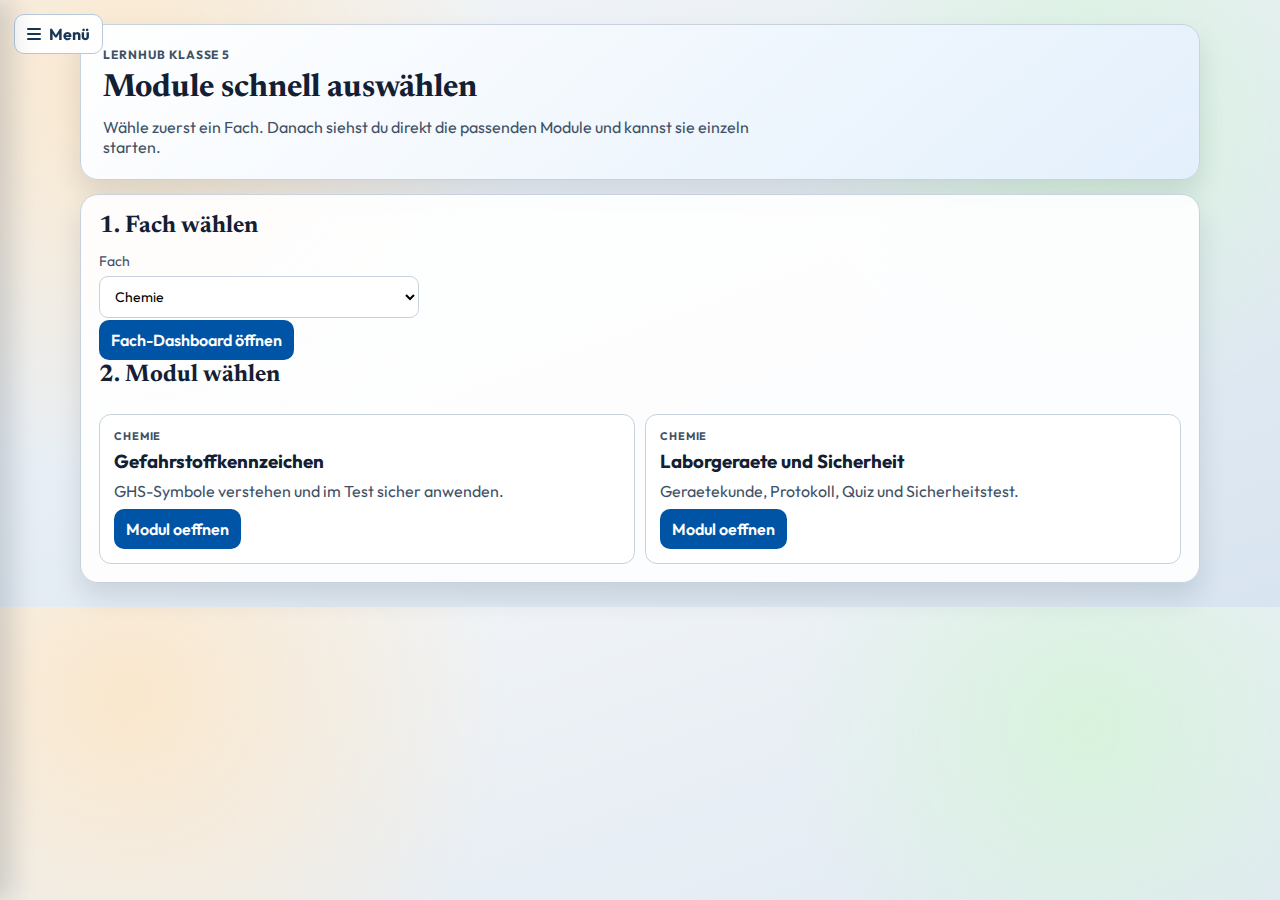
<file: index.html>
﻿<!doctype html>
<html lang="de">
<head>
  <meta charset="UTF-8">
  <meta name="viewport" content="width=device-width, initial-scale=1.0">
  <title>Lernbereich Klasse 5</title>
  <link rel="icon" type="image/svg+xml" href="assets/tab-logo.svg">
  <link rel="preconnect" href="https://fonts.googleapis.com">
  <link rel="preconnect" href="https://fonts.gstatic.com" crossorigin>
  <link href="https://fonts.googleapis.com/css2?family=Outfit:wght@400;500;700&family=Newsreader:opsz,wght@6..72,600&display=swap" rel="stylesheet">
  <link rel="stylesheet" href="styles.css">
</head>
<body>
  <main class="layout home-layout">
    <header class="hero home-hero">
      <div>
        <p class="tag">Lernhub Klasse 5</p>
        <h1>Module schnell auswählen</h1>
        <p class="intro">
          Wähle zuerst ein Fach. Danach siehst du direkt die passenden Module und
          kannst sie einzeln starten.
        </p>
      </div>
    </header>

    <section class="card selector-card">
      <h2>1. Fach wählen</h2>
      <label class="selector-label" for="subjectSelect">
        Fach
        <select id="subjectSelect" name="subject"></select>
      </label>
      <div>
        <a id="openSubjectDashboard" class="button-link" href="subject-dashboard.html">Fach-Dashboard öffnen</a>
      </div>

      <h2>2. Modul wählen</h2>
      <div id="moduleList" class="module-grid"></div>
      <p id="emptyState" class="card-intro" hidden>
        Für dieses Fach sind aktuell keine Module hinterlegt.
      </p>
    </section>
  </main>

  <script src="index.js"></script>

  <script src="global-menu.js"></script>
</body>
</html>
</file>
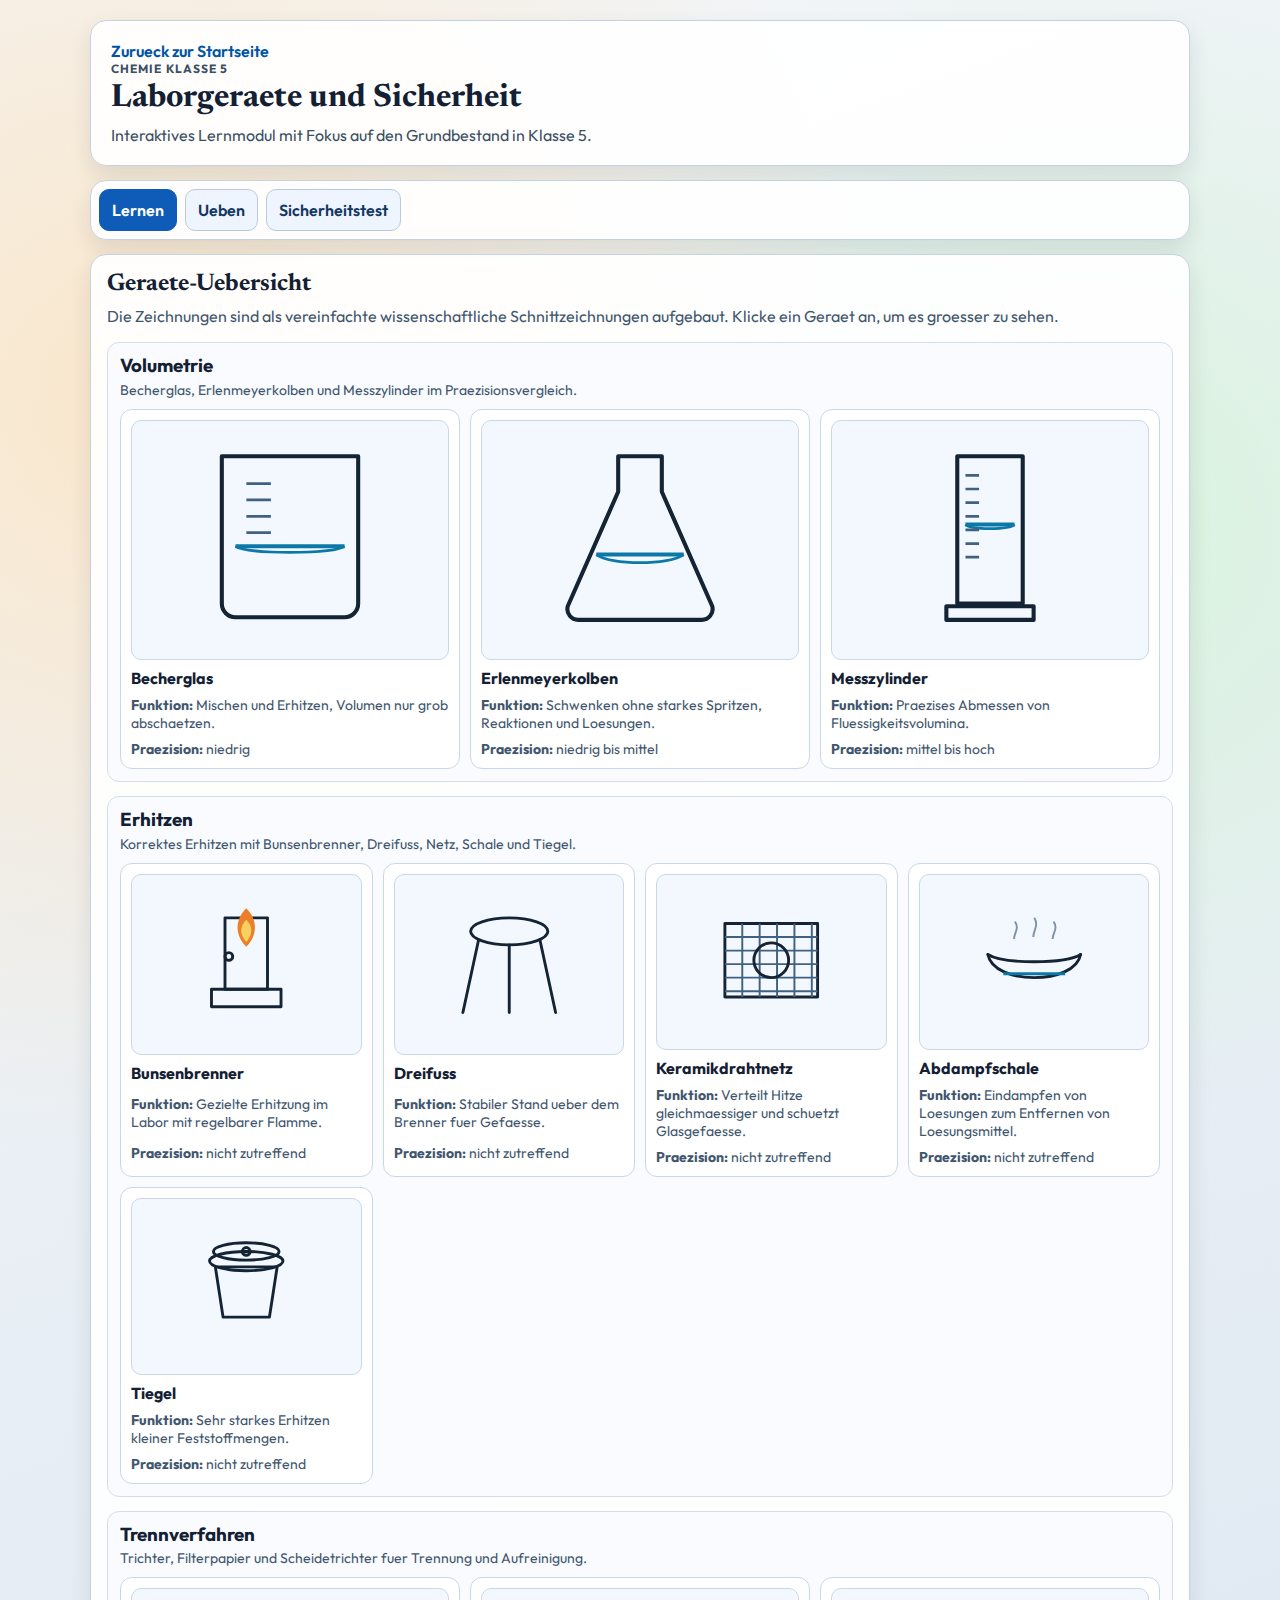
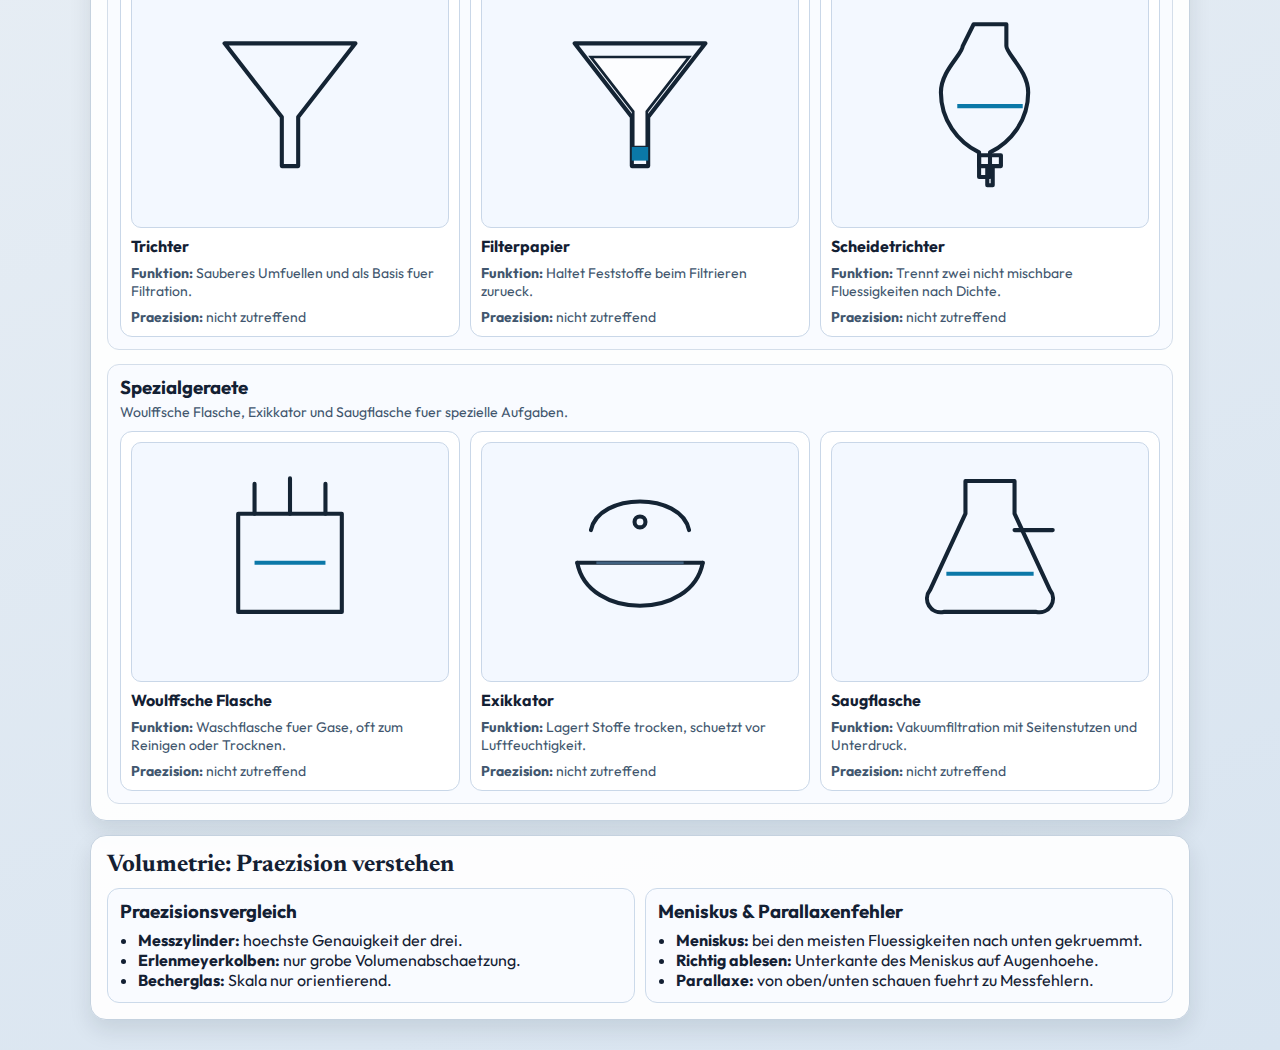
<file: chemie-laborgeraete.html>
<!doctype html>
<html lang="de">
<head>
  <meta charset="UTF-8">
  <meta name="viewport" content="width=device-width, initial-scale=1.0">
  <title>Chemie - Laborgeraete und Sicherheit</title>
  <link rel="preconnect" href="https://fonts.googleapis.com">
  <link rel="preconnect" href="https://fonts.gstatic.com" crossorigin>
  <link href="https://fonts.googleapis.com/css2?family=Outfit:wght@400;500;700&family=Newsreader:opsz,wght@6..72,600&display=swap" rel="stylesheet">
  <link rel="stylesheet" href="styles.css">
  <link rel="stylesheet" href="chemie-laborgeraete.css">
</head>
<body>
  <main class="lab-page">
    <header class="lab-hero">
      <a class="back-link" href="index.html">Zurueck zur Startseite</a>
      <p class="lab-tag">Chemie Klasse 5</p>
      <h1>Laborgeraete und Sicherheit</h1>
      <p>
        Interaktives Lernmodul mit Fokus auf den Grundbestand in Klasse 5.
      </p>
    </header>

    <nav class="lab-nav" aria-label="Modulnavigation">
      <button class="lab-tab-btn is-active" data-tab="lernen" type="button">Lernen</button>
      <button class="lab-tab-btn" data-tab="ueben" type="button">Ueben</button>
      <button class="lab-tab-btn" data-tab="sicherheit" type="button">Sicherheitstest</button>
    </nav>

    <section id="tab-lernen" class="lab-tab is-active">
      <article class="lab-card">
        <h2>Geraete-Uebersicht</h2>
        <p>
          Die Zeichnungen sind als vereinfachte wissenschaftliche Schnittzeichnungen
          aufgebaut. Klicke ein Geraet an, um es groesser zu sehen.
        </p>
        <div id="deviceSections" class="device-sections"></div>
      </article>

      <article class="lab-card">
        <h2>Volumetrie: Praezision verstehen</h2>
        <div class="volumetry-grid">
          <div class="volumetry-box">
            <h3>Praezisionsvergleich</h3>
            <ul>
              <li><strong>Messzylinder:</strong> hoechste Genauigkeit der drei.</li>
              <li><strong>Erlenmeyerkolben:</strong> nur grobe Volumenabschaetzung.</li>
              <li><strong>Becherglas:</strong> Skala nur orientierend.</li>
            </ul>
          </div>
          <div class="volumetry-box">
            <h3>Meniskus & Parallaxenfehler</h3>
            <ul>
              <li><strong>Meniskus:</strong> bei den meisten Fluessigkeiten nach unten gekruemmt.</li>
              <li><strong>Richtig ablesen:</strong> Unterkante des Meniskus auf Augenhoehe.</li>
              <li><strong>Parallaxe:</strong> von oben/unten schauen fuehrt zu Messfehlern.</li>
            </ul>
          </div>
        </div>
      </article>
    </section>

    <section id="tab-ueben" class="lab-tab">
      <article class="lab-card">
        <h2>Quiz-Modus</h2>
        <p>
          Zuordnung von Namen, Bildern und Verwendungszwecken.
        </p>
        <div class="test-controls">
          <label>
            Fragenzahl
            <select id="labQuizCount">
              <option value="8">8</option>
              <option value="10" selected>10</option>
              <option value="12">12</option>
            </select>
          </label>
          <button id="labQuizStart" type="button">Quiz starten</button>
          <button id="labQuizNext" type="button" disabled>Naechste Frage</button>
          <p id="labQuizScore" class="score">Punkte: 0 / 10</p>
        </div>
        <div class="test-box">
          <p id="labQuizStatus">Quiz noch nicht gestartet.</p>
          <h3 id="labQuizPrompt">Bitte auf "Quiz starten" klicken.</h3>
          <div id="labQuizVisual"></div>
          <div id="labQuizAnswers"></div>
          <div id="labQuizFeedback"></div>
        </div>
      </article>

      <article class="lab-card">
        <h2>Virtuelles Protokoll</h2>
        <p>
          Bringe die Teile eines Versuchsprotokolls in die richtige Reihenfolge.
        </p>
        <div id="protocolList" class="protocol-list"></div>
        <div class="protocol-controls">
          <button id="protocolCheck" type="button">Reihenfolge pruefen</button>
          <button id="protocolShuffle" type="button">Neu mischen</button>
        </div>
        <div id="protocolFeedback"></div>
      </article>
    </section>

    <section id="tab-sicherheit" class="lab-tab">
      <article class="lab-card">
        <h2>GHS und Laborregeln</h2>
        <div class="ghs-grid">
          <article class="ghs-card">
            <img src="assets/ghs/GHS02.svg" alt="GHS02 Flamme">
            <div>
              <h3>GHS02 - Flamme</h3>
              <p>Entzuendbar: von Flammen und Funken fernhalten.</p>
            </div>
          </article>
          <article class="ghs-card">
            <img src="assets/ghs/GHS05.svg" alt="GHS05 Aetzwirkung">
            <div>
              <h3>GHS05 - Aetzwirkung</h3>
              <p>Aetzend: Schutzbrille, Handschuhe, vorsichtiges Arbeiten.</p>
            </div>
          </article>
          <article class="ghs-card">
            <img src="assets/ghs/GHS07.svg" alt="GHS07 Ausrufezeichen">
            <div>
              <h3>GHS07 - Ausrufezeichen</h3>
              <p>Reizend/gesundheitsschaedlich: Kontakt und Einatmen vermeiden.</p>
            </div>
          </article>
        </div>
        <ul class="rule-list">
          <li>Schutzbrille tragen und lange Haare zusammenbinden.</li>
          <li>Nicht essen, trinken oder schmecken im Labor.</li>
          <li>Chemikalien nie direkt riechen, nur vorsichtig anwedeln.</li>
          <li>Unfaelle sofort melden und Ruhe bewahren.</li>
        </ul>
      </article>

      <article class="lab-card">
        <h2>Sicherheitstest</h2>
        <div class="test-controls">
          <button id="safeStart" type="button">Sicherheitstest starten</button>
          <button id="safeNext" type="button" disabled>Naechste Frage</button>
          <p id="safeScore" class="score">Punkte: 0 / 8</p>
        </div>
        <div class="test-box">
          <p id="safeStatus">Test noch nicht gestartet.</p>
          <h3 id="safePrompt">Bitte auf "Sicherheitstest starten" klicken.</h3>
          <div id="safeAnswers"></div>
          <div id="safeFeedback"></div>
        </div>
      </article>
    </section>
  </main>

  <div id="deviceModal" class="device-modal" aria-hidden="true">
    <div class="device-modal-dialog" role="dialog" aria-modal="true" aria-label="Geraet vergroessert">
      <button id="deviceModalClose" type="button">Schliessen</button>
      <div id="deviceModalSvg"></div>
      <p id="deviceModalCaption"></p>
    </div>
  </div>

  <script src="assets/lab-devices/lab-device-image-map.js"></script>
  <script src="chemie-laborgeraete.js"></script>
</body>
</html>
</file>
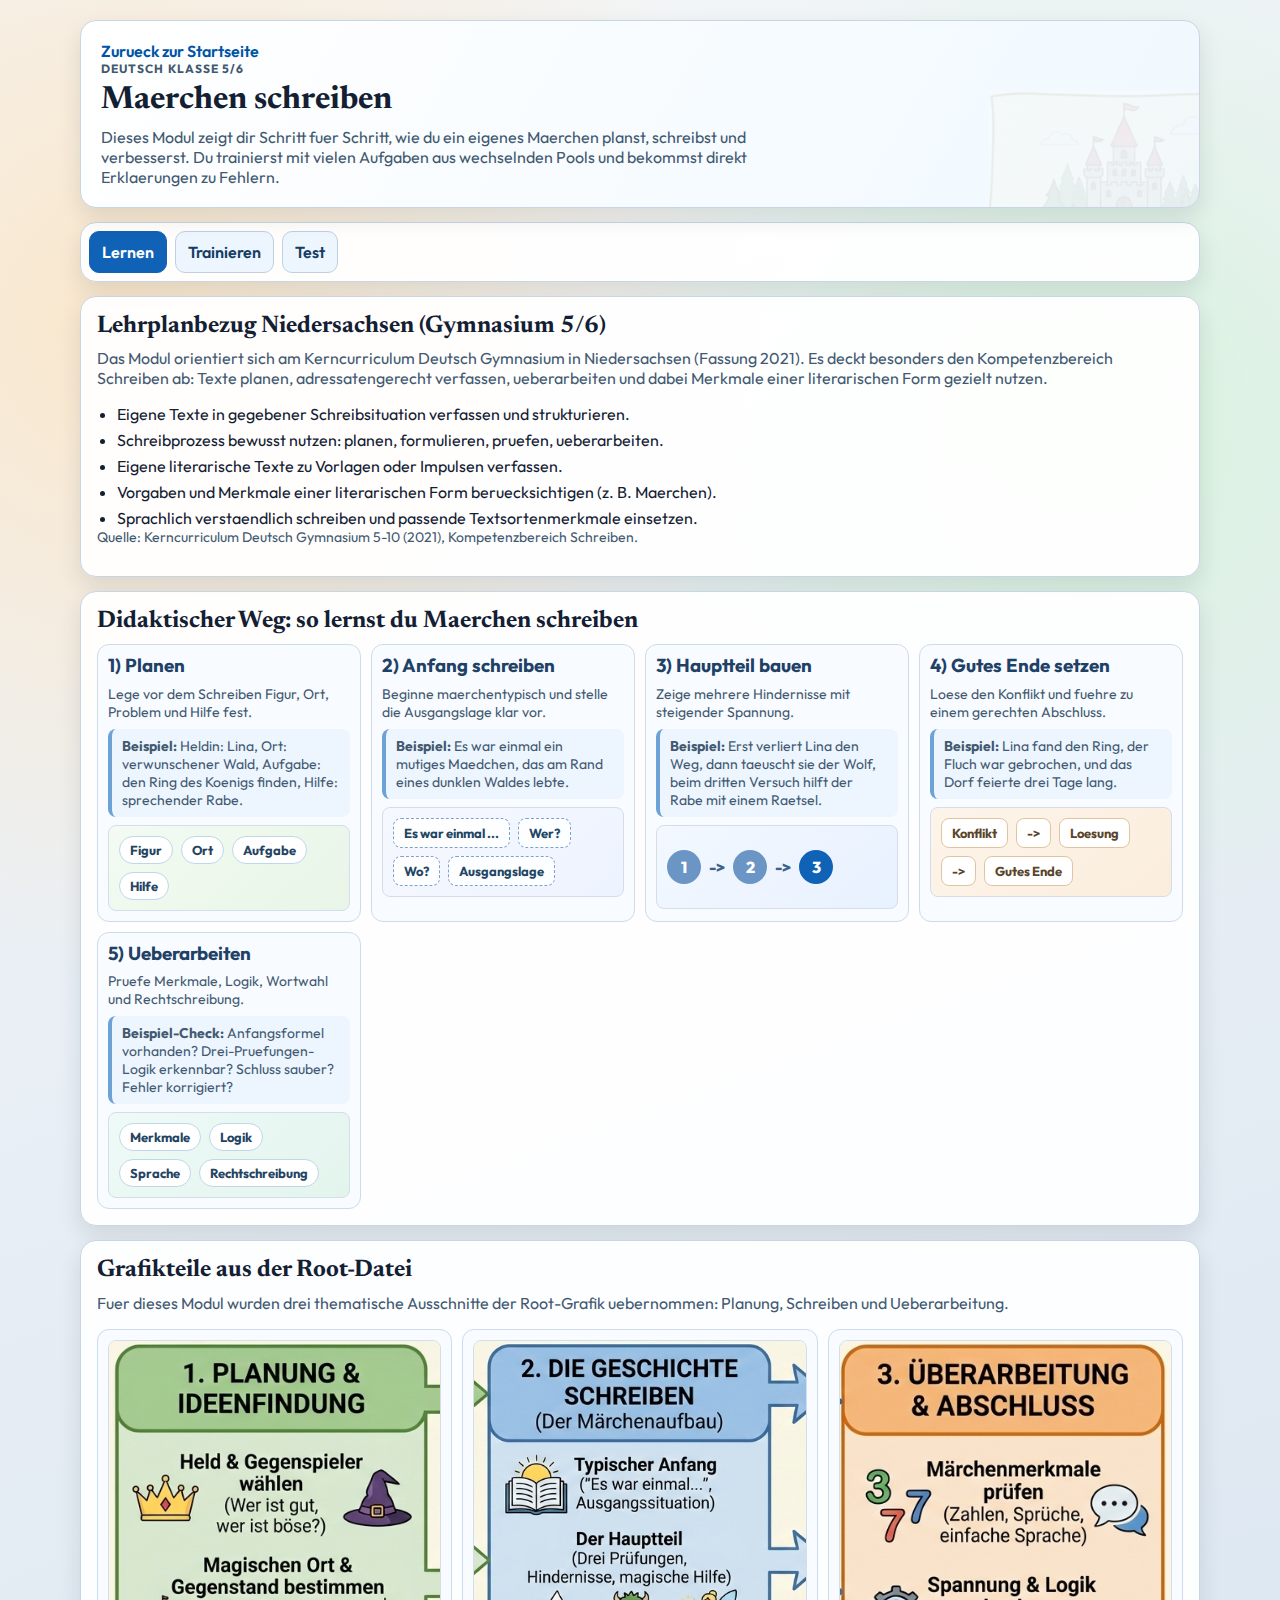
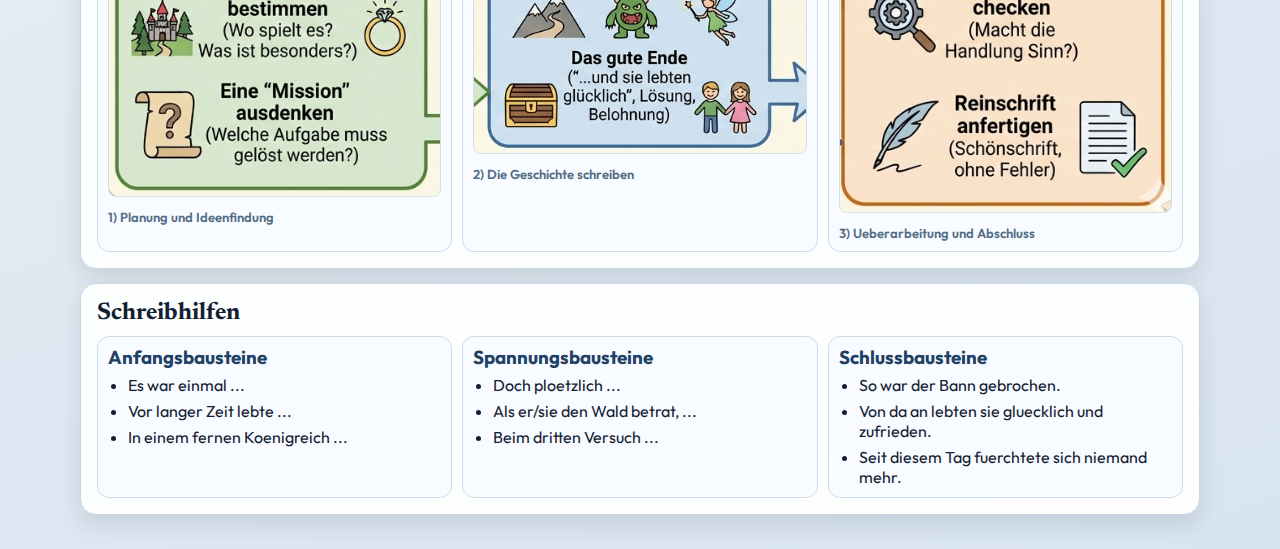
<file: deutsch-maerchen-schreiben.html>
<!doctype html>
<html lang="de">
<head>
  <meta charset="UTF-8">
  <meta name="viewport" content="width=device-width, initial-scale=1.0">
  <title>Deutsch - Maerchen schreiben</title>
  <link rel="icon" type="image/svg+xml" href="assets/tab-logo.svg">
  <link rel="preconnect" href="https://fonts.googleapis.com">
  <link rel="preconnect" href="https://fonts.gstatic.com" crossorigin>
  <link href="https://fonts.googleapis.com/css2?family=Outfit:wght@400;500;700&family=Newsreader:opsz,wght@6..72,600&display=swap" rel="stylesheet">
  <link rel="stylesheet" href="styles.css">
  <link rel="stylesheet" href="deutsch-maerchen-schreiben.css">
</head>
<body>
  <main class="dms-page">
    <header class="dms-hero">
      <a class="back-link" href="index.html">Zurueck zur Startseite</a>
      <p class="dms-tag">Deutsch Klasse 5/6</p>
      <h1>Maerchen schreiben</h1>
      <p>
        Dieses Modul zeigt dir Schritt fuer Schritt, wie du ein eigenes Maerchen
        planst, schreibst und verbesserst. Du trainierst mit vielen Aufgaben aus
        wechselnden Pools und bekommst direkt Erklaerungen zu Fehlern.
      </p>
    </header>

    <nav class="dms-nav" aria-label="Modulnavigation">
      <button class="dms-tab-btn is-active" type="button" data-tab="lernen">Lernen</button>
      <button class="dms-tab-btn" type="button" data-tab="trainieren">Trainieren</button>
      <button class="dms-tab-btn" type="button" data-tab="test">Test</button>
    </nav>

    <section id="tab-lernen" class="dms-tab is-active">
      <article class="dms-card">
        <h2>Lehrplanbezug Niedersachsen (Gymnasium 5/6)</h2>
        <p>
          Das Modul orientiert sich am Kerncurriculum Deutsch Gymnasium in Niedersachsen
          (Fassung 2021). Es deckt besonders den Kompetenzbereich Schreiben ab:
          Texte planen, adressatengerecht verfassen, ueberarbeiten und dabei Merkmale
          einer literarischen Form gezielt nutzen.
        </p>
        <ul class="dms-list">
          <li>Eigene Texte in gegebener Schreibsituation verfassen und strukturieren.</li>
          <li>Schreibprozess bewusst nutzen: planen, formulieren, pruefen, ueberarbeiten.</li>
          <li>Eigene literarische Texte zu Vorlagen oder Impulsen verfassen.</li>
          <li>Vorgaben und Merkmale einer literarischen Form beruecksichtigen (z. B. Maerchen).</li>
          <li>Sprachlich verstaendlich schreiben und passende Textsortenmerkmale einsetzen.</li>
        </ul>
        <p class="dms-source-note">
          Quelle: Kerncurriculum Deutsch Gymnasium 5-10 (2021), Kompetenzbereich Schreiben.
        </p>
      </article>

      <article class="dms-card">
        <h2>Didaktischer Weg: so lernst du Maerchen schreiben</h2>
        <div class="dms-step-grid">
          <article class="dms-step-box">
            <h3>1) Planen</h3>
            <p>Lege vor dem Schreiben Figur, Ort, Problem und Hilfe fest.</p>
            <p class="dms-step-example">
              <strong>Beispiel:</strong> Heldin: Lina, Ort: verwunschener Wald, Aufgabe:
              den Ring des Koenigs finden, Hilfe: sprechender Rabe.
            </p>
            <div class="dms-mini-visual dms-mini-plan" role="img" aria-label="Planung mit Figur Ort Aufgabe und Hilfe">
              <span>Figur</span>
              <span>Ort</span>
              <span>Aufgabe</span>
              <span>Hilfe</span>
            </div>
          </article>

          <article class="dms-step-box">
            <h3>2) Anfang schreiben</h3>
            <p>Beginne maerchentypisch und stelle die Ausgangslage klar vor.</p>
            <p class="dms-step-example">
              <strong>Beispiel:</strong> Es war einmal ein mutiges Maedchen, das am Rand
              eines dunklen Waldes lebte.
            </p>
            <div class="dms-mini-visual dms-mini-start" role="img" aria-label="Anfang mit Formel und Ausgangslage">
              <span class="dms-chip">Es war einmal ...</span>
              <span class="dms-chip">Wer?</span>
              <span class="dms-chip">Wo?</span>
              <span class="dms-chip">Ausgangslage</span>
            </div>
          </article>

          <article class="dms-step-box">
            <h3>3) Hauptteil bauen</h3>
            <p>Zeige mehrere Hindernisse mit steigender Spannung.</p>
            <p class="dms-step-example">
              <strong>Beispiel:</strong> Erst verliert Lina den Weg, dann taeuscht sie
              der Wolf, beim dritten Versuch hilft der Rabe mit einem Raetsel.
            </p>
            <div class="dms-mini-visual dms-mini-middle" role="img" aria-label="Steigende Spannung mit drei Pruefungen">
              <span class="dms-step-dot">1</span>
              <span class="dms-step-arrow">-></span>
              <span class="dms-step-dot">2</span>
              <span class="dms-step-arrow">-></span>
              <span class="dms-step-dot dms-step-dot-strong">3</span>
            </div>
          </article>

          <article class="dms-step-box">
            <h3>4) Gutes Ende setzen</h3>
            <p>Loese den Konflikt und fuehre zu einem gerechten Abschluss.</p>
            <p class="dms-step-example">
              <strong>Beispiel:</strong> Lina fand den Ring, der Fluch war gebrochen,
              und das Dorf feierte drei Tage lang.
            </p>
            <div class="dms-mini-visual dms-mini-end" role="img" aria-label="Vom Konflikt zur Loesung und zum guten Ende">
              <span>Konflikt</span>
              <span class="dms-step-arrow">-></span>
              <span>Loesung</span>
              <span class="dms-step-arrow">-></span>
              <span>Gutes Ende</span>
            </div>
          </article>

          <article class="dms-step-box">
            <h3>5) Ueberarbeiten</h3>
            <p>Pruefe Merkmale, Logik, Wortwahl und Rechtschreibung.</p>
            <p class="dms-step-example">
              <strong>Beispiel-Check:</strong> Anfangsformel vorhanden? Drei-Pruefungen-Logik
              erkennbar? Schluss sauber? Fehler korrigiert?
            </p>
            <div class="dms-mini-visual dms-mini-check" role="img" aria-label="Checkliste fuer die Ueberarbeitung">
              <span>Merkmale</span>
              <span>Logik</span>
              <span>Sprache</span>
              <span>Rechtschreibung</span>
            </div>
          </article>
        </div>
      </article>

      <article class="dms-card">
        <h2>Grafikteile aus der Root-Datei</h2>
        <p>
          Fuer dieses Modul wurden drei thematische Ausschnitte der Root-Grafik uebernommen:
          Planung, Schreiben und Ueberarbeitung.
        </p>
        <div class="dms-image-grid">
          <figure class="dms-figure">
            <img src="assets/deutsch-maerchen-schreiben/planung.png" alt="Ausschnitt Planung und Ideenfindung fuer Maerchen">
            <figcaption>1) Planung und Ideenfindung</figcaption>
          </figure>
          <figure class="dms-figure">
            <img src="assets/deutsch-maerchen-schreiben/schreiben.png" alt="Ausschnitt Maerchenaufbau mit Anfang Hauptteil Ende">
            <figcaption>2) Die Geschichte schreiben</figcaption>
          </figure>
          <figure class="dms-figure">
            <img src="assets/deutsch-maerchen-schreiben/ueberarbeitung.png" alt="Ausschnitt Ueberarbeitung und Abschluss fuer Maerchen">
            <figcaption>3) Ueberarbeitung und Abschluss</figcaption>
          </figure>
        </div>
      </article>

      <article class="dms-card">
        <h2>Schreibhilfen</h2>
        <div class="dms-help-grid">
          <article class="dms-help-box">
            <h3>Anfangsbausteine</h3>
            <ul class="dms-list">
              <li>Es war einmal ...</li>
              <li>Vor langer Zeit lebte ...</li>
              <li>In einem fernen Koenigreich ...</li>
            </ul>
          </article>
          <article class="dms-help-box">
            <h3>Spannungsbausteine</h3>
            <ul class="dms-list">
              <li>Doch ploetzlich ...</li>
              <li>Als er/sie den Wald betrat, ...</li>
              <li>Beim dritten Versuch ...</li>
            </ul>
          </article>
          <article class="dms-help-box">
            <h3>Schlussbausteine</h3>
            <ul class="dms-list">
              <li>So war der Bann gebrochen.</li>
              <li>Von da an lebten sie gluecklich und zufrieden.</li>
              <li>Seit diesem Tag fuerchtete sich niemand mehr.</li>
            </ul>
          </article>
        </div>
      </article>
    </section>

    <section id="tab-trainieren" class="dms-tab">
      <article class="dms-card">
        <h2>Uebungsmodul A: Baustein-Check (grosser Pool)</h2>
        <p>
          Ordne jeden Baustein der richtigen Phase zu: Planung, Anfang, Hauptteil,
          Ende oder Ueberarbeitung. Jede Runde wird neu aus einem grossen Pool gemischt.
        </p>
        <div class="dms-controls">
          <button id="dmsBuildNewRound" type="button">Neue Runde</button>
          <button id="dmsBuildCheck" type="button">Pruefen</button>
        </div>
        <div id="dmsBuildList" class="dms-task-list"></div>
        <div id="dmsBuildFeedback"></div>
      </article>

      <article class="dms-card">
        <h2>Uebungsmodul B: Satzwerkstatt Maerchenstil</h2>
        <p>
          Waehle die beste Formulierung fuer ein Maerchen. Bei Fehlern bekommst du
          eine kurze Erklaerung und die passende Loesung.
        </p>
        <div class="dms-controls">
          <button id="dmsStyleNewRound" type="button">Neue Runde</button>
          <button id="dmsStyleCheck" type="button">Pruefen</button>
        </div>
        <div id="dmsStyleList" class="dms-task-list"></div>
        <div id="dmsStyleFeedback"></div>
      </article>

      <article class="dms-card">
        <h2>Planungshelfer: Maerchenplot erzeugen</h2>
        <p>
          Erstelle mit einem Klick einen neuen Plotvorschlag. So kannst du dein
          eigenes Maerchen schnell und strukturiert starten.
        </p>
        <div class="dms-controls">
          <button id="dmsPlotGenerate" type="button">Neuen Plot erzeugen</button>
        </div>
        <div id="dmsPlotPreview" class="dms-plot-box">Hier erscheint dein Maerchenplot.</div>
      </article>
    </section>

    <section id="tab-test" class="dms-tab">
      <article class="dms-card">
        <h2>Kurztest Maerchen schreiben</h2>
        <p>
          Der Test kombiniert feste Fragen mit Aufgaben aus dem Uebungspool.
          So bleibt er bei jeder Wiederholung abwechslungsreich.
        </p>
        <div class="quiz-controls">
          <button id="dmsQuizStart" type="button">Test starten</button>
          <button id="dmsQuizNext" type="button" disabled>Naechste Frage</button>
          <p id="dmsQuizScore" class="score">Punkte: 0 / 10</p>
        </div>
        <div class="quiz-box">
          <p id="dmsQuizStatus" class="quiz-status">Test noch nicht gestartet.</p>
          <h3 id="dmsQuizPrompt">Klicke auf "Test starten".</h3>
          <div id="dmsQuizAnswers" class="choice-list"></div>
          <div id="dmsQuizFeedback"></div>
        </div>
      </article>
    </section>
  </main>

  <script src="deutsch-maerchen-schreiben.js"></script>
</body>
</html>
</file>
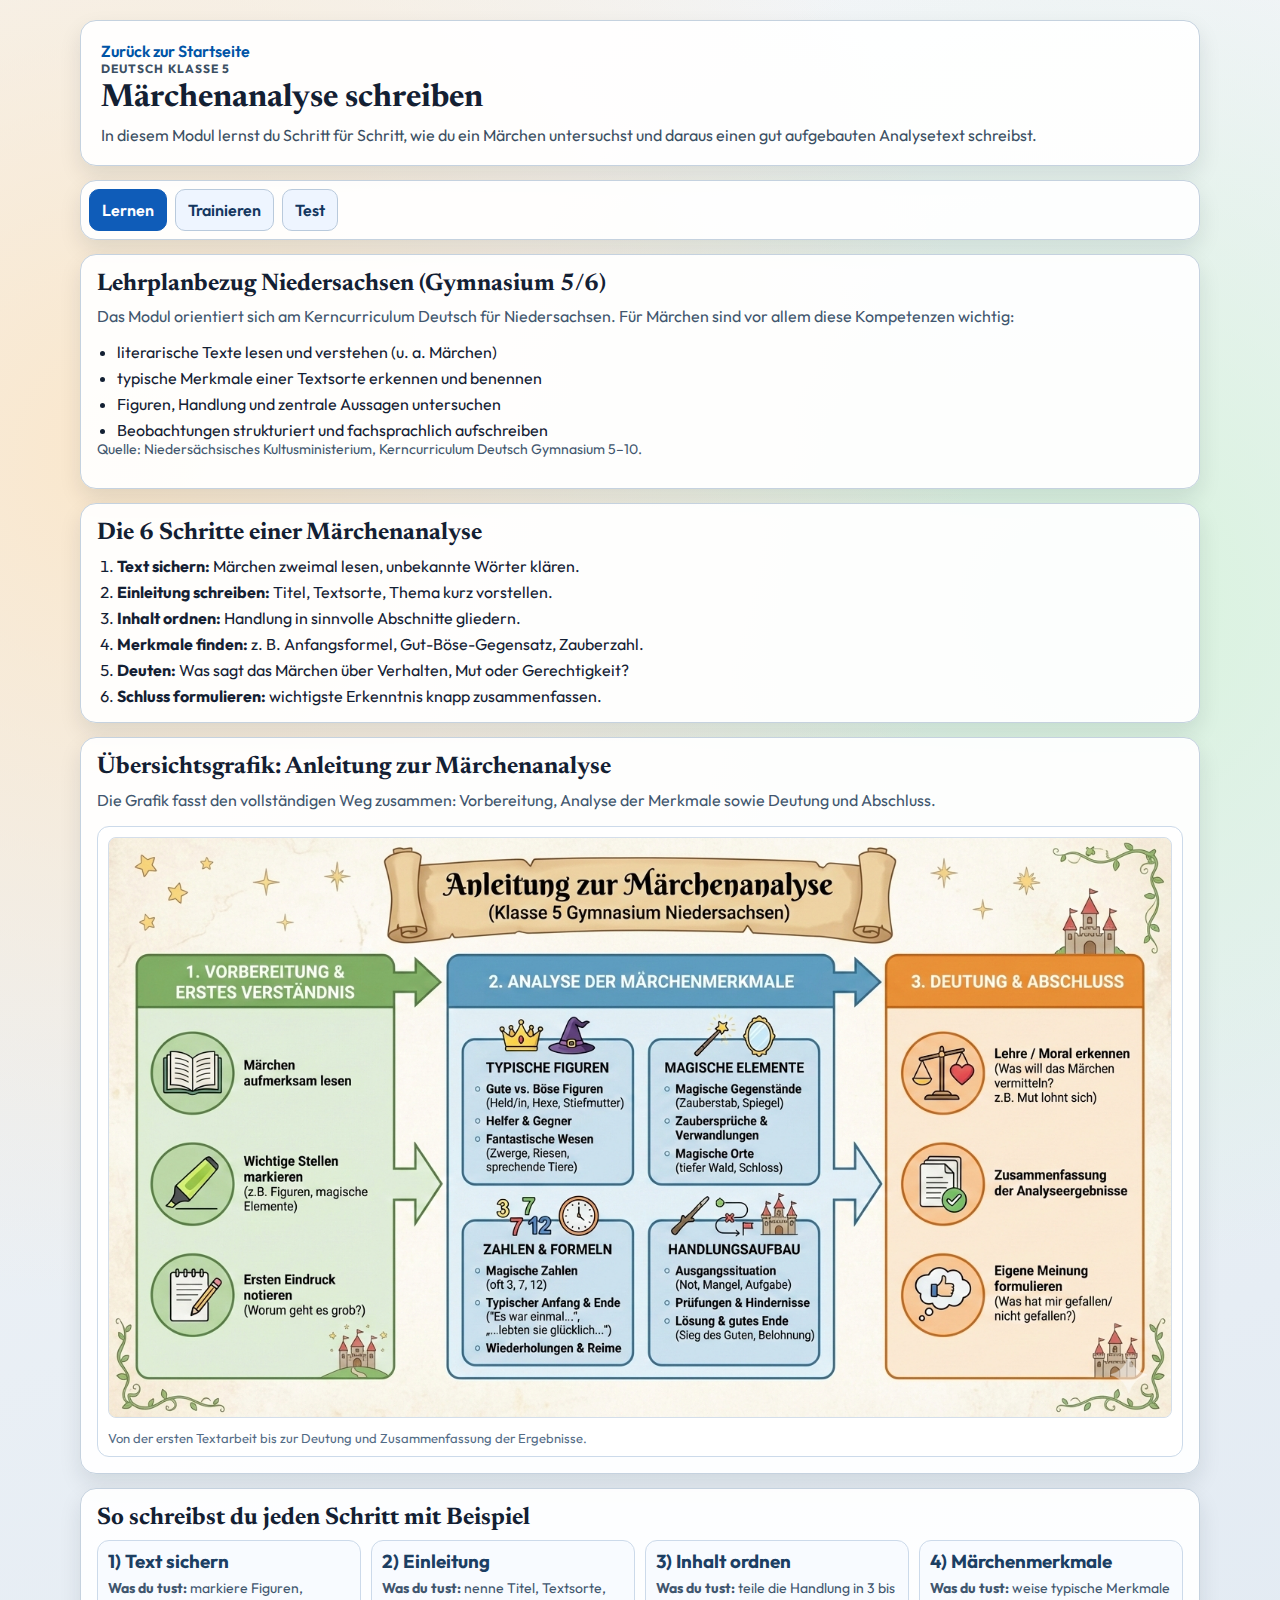
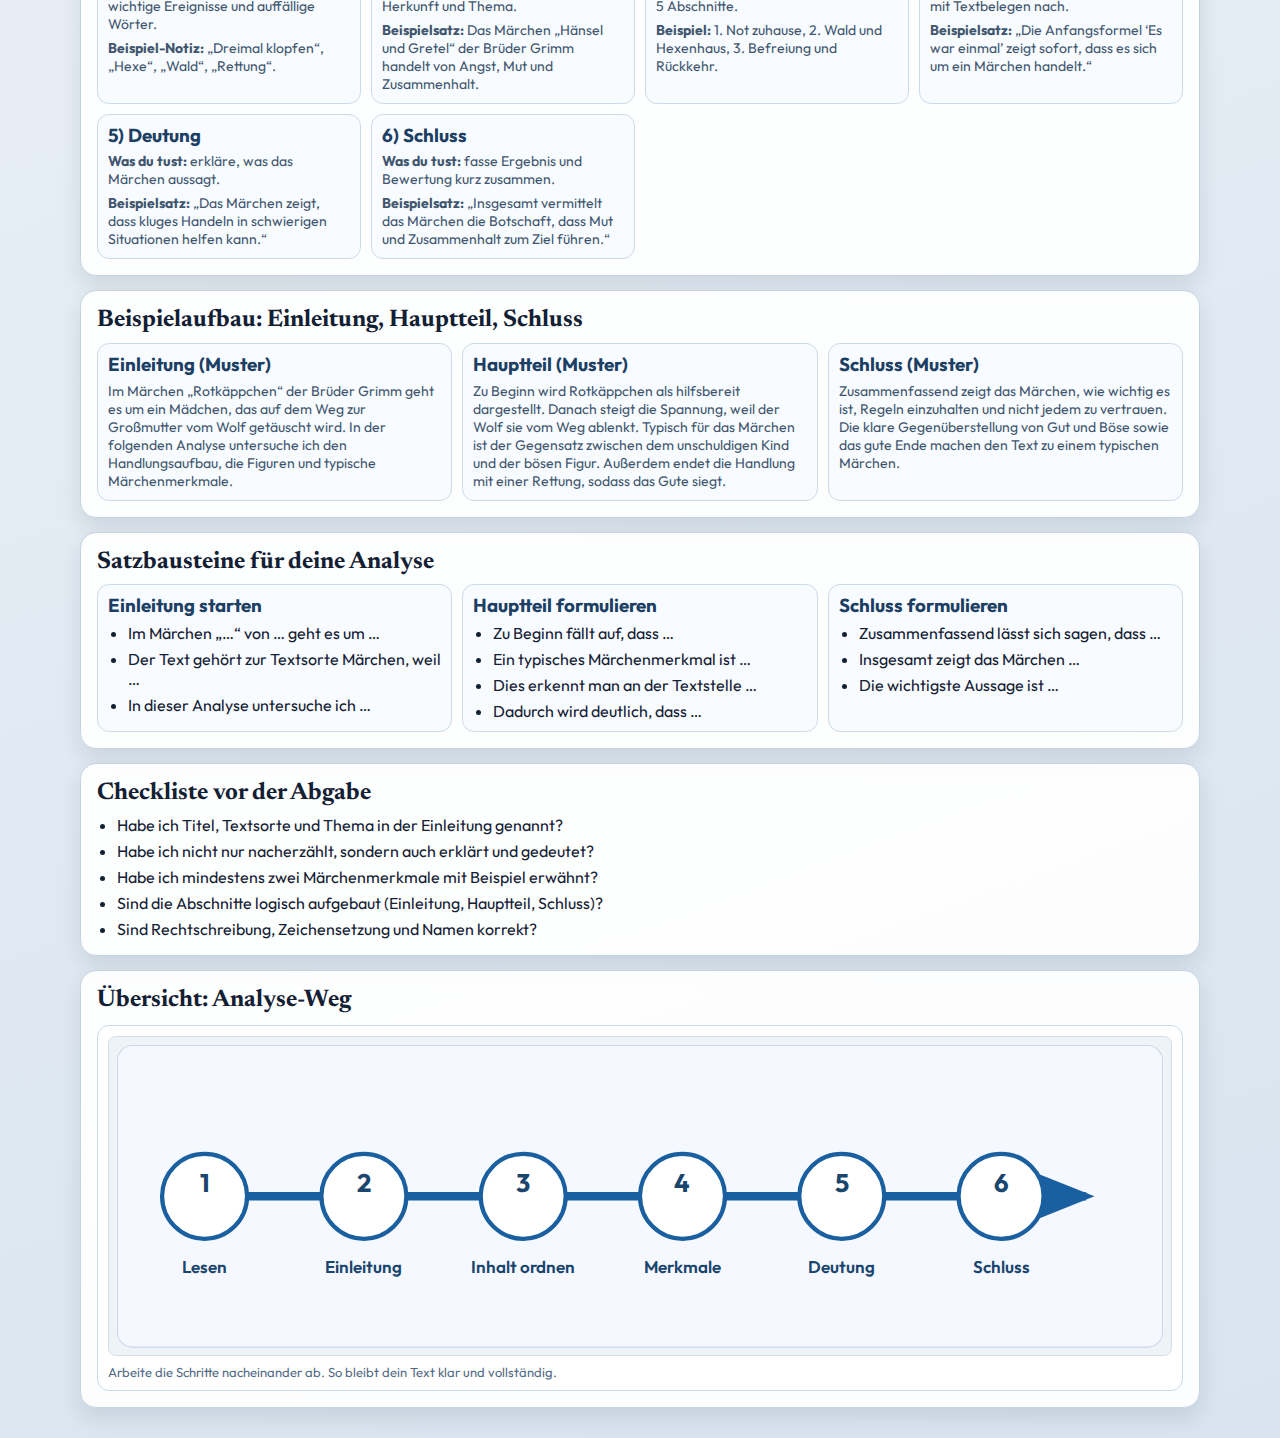
<file: deutsch-maerchenanalyse.html>
<!doctype html>
<html lang="de">
<head>
  <meta charset="UTF-8">
  <meta name="viewport" content="width=device-width, initial-scale=1.0">
  <title>Deutsch - Märchenanalyse schreiben</title>
  <link rel="icon" type="image/svg+xml" href="assets/tab-logo.svg">
  <link rel="preconnect" href="https://fonts.googleapis.com">
  <link rel="preconnect" href="https://fonts.gstatic.com" crossorigin>
  <link href="https://fonts.googleapis.com/css2?family=Outfit:wght@400;500;700&family=Newsreader:opsz,wght@6..72,600&display=swap" rel="stylesheet">
  <link rel="stylesheet" href="styles.css">
  <link rel="stylesheet" href="deutsch-maerchenanalyse.css">
</head>
<body>
  <main class="de-page">
    <header class="de-hero">
      <a class="back-link" href="index.html">Zurück zur Startseite</a>
      <p class="de-tag">Deutsch Klasse 5</p>
      <h1>Märchenanalyse schreiben</h1>
      <p>
        In diesem Modul lernst du Schritt für Schritt, wie du ein Märchen untersuchst
        und daraus einen gut aufgebauten Analysetext schreibst.
      </p>
    </header>

    <nav class="de-nav" aria-label="Modulnavigation">
      <button class="de-tab-btn is-active" type="button" data-tab="lernen">Lernen</button>
      <button class="de-tab-btn" type="button" data-tab="trainieren">Trainieren</button>
      <button class="de-tab-btn" type="button" data-tab="test">Test</button>
    </nav>

    <section id="tab-lernen" class="de-tab is-active">
      <article class="de-card">
        <h2>Lehrplanbezug Niedersachsen (Gymnasium 5/6)</h2>
        <p>
          Das Modul orientiert sich am Kerncurriculum Deutsch für Niedersachsen.
          Für Märchen sind vor allem diese Kompetenzen wichtig:
        </p>
        <ul class="curriculum-list">
          <li>literarische Texte lesen und verstehen (u. a. Märchen)</li>
          <li>typische Merkmale einer Textsorte erkennen und benennen</li>
          <li>Figuren, Handlung und zentrale Aussagen untersuchen</li>
          <li>Beobachtungen strukturiert und fachsprachlich aufschreiben</li>
        </ul>
        <p class="source-note">
          Quelle: Niedersächsisches Kultusministerium, Kerncurriculum Deutsch Gymnasium 5–10.
        </p>
      </article>

      <article class="de-card">
        <h2>Die 6 Schritte einer Märchenanalyse</h2>
        <ol class="guide-list">
          <li><strong>Text sichern:</strong> Märchen zweimal lesen, unbekannte Wörter klären.</li>
          <li><strong>Einleitung schreiben:</strong> Titel, Textsorte, Thema kurz vorstellen.</li>
          <li><strong>Inhalt ordnen:</strong> Handlung in sinnvolle Abschnitte gliedern.</li>
          <li><strong>Merkmale finden:</strong> z. B. Anfangsformel, Gut-Böse-Gegensatz, Zauberzahl.</li>
          <li><strong>Deuten:</strong> Was sagt das Märchen über Verhalten, Mut oder Gerechtigkeit?</li>
          <li><strong>Schluss formulieren:</strong> wichtigste Erkenntnis knapp zusammenfassen.</li>
        </ol>
      </article>

      <article class="de-card">
        <h2>Übersichtsgrafik: Anleitung zur Märchenanalyse</h2>
        <p>
          Die Grafik fasst den vollständigen Weg zusammen: Vorbereitung,
          Analyse der Merkmale sowie Deutung und Abschluss.
        </p>
        <figure class="de-overview-figure">
          <img
            src="assets/deutsch/maerchenanalyse-uebersicht.png"
            alt="Anleitung zur Märchenanalyse in drei Bereichen mit typischen Merkmalen und Deutung"
          >
          <figcaption>
            Von der ersten Textarbeit bis zur Deutung und Zusammenfassung der Ergebnisse.
          </figcaption>
        </figure>
      </article>

      <article class="de-card">
        <h2>So schreibst du jeden Schritt mit Beispiel</h2>
        <div class="detail-grid">
          <article class="detail-box">
            <h3>1) Text sichern</h3>
            <p><strong>Was du tust:</strong> markiere Figuren, wichtige Ereignisse und auffällige Wörter.</p>
            <p><strong>Beispiel-Notiz:</strong> „Dreimal klopfen“, „Hexe“, „Wald“, „Rettung“.</p>
          </article>
          <article class="detail-box">
            <h3>2) Einleitung</h3>
            <p><strong>Was du tust:</strong> nenne Titel, Textsorte, Herkunft und Thema.</p>
            <p><strong>Beispielsatz:</strong> Das Märchen „Hänsel und Gretel“ der Brüder Grimm handelt von Angst, Mut und Zusammenhalt.</p>
          </article>
          <article class="detail-box">
            <h3>3) Inhalt ordnen</h3>
            <p><strong>Was du tust:</strong> teile die Handlung in 3 bis 5 Abschnitte.</p>
            <p><strong>Beispiel:</strong> 1. Not zuhause, 2. Wald und Hexenhaus, 3. Befreiung und Rückkehr.</p>
          </article>
          <article class="detail-box">
            <h3>4) Märchenmerkmale</h3>
            <p><strong>Was du tust:</strong> weise typische Merkmale mit Textbelegen nach.</p>
            <p><strong>Beispielsatz:</strong> „Die Anfangsformel ‘Es war einmal’ zeigt sofort, dass es sich um ein Märchen handelt.“</p>
          </article>
          <article class="detail-box">
            <h3>5) Deutung</h3>
            <p><strong>Was du tust:</strong> erkläre, was das Märchen aussagt.</p>
            <p><strong>Beispielsatz:</strong> „Das Märchen zeigt, dass kluges Handeln in schwierigen Situationen helfen kann.“</p>
          </article>
          <article class="detail-box">
            <h3>6) Schluss</h3>
            <p><strong>Was du tust:</strong> fasse Ergebnis und Bewertung kurz zusammen.</p>
            <p><strong>Beispielsatz:</strong> „Insgesamt vermittelt das Märchen die Botschaft, dass Mut und Zusammenhalt zum Ziel führen.“</p>
          </article>
        </div>
      </article>

      <article class="de-card">
        <h2>Beispielaufbau: Einleitung, Hauptteil, Schluss</h2>
        <div class="sample-grid">
          <article class="sample-box">
            <h3>Einleitung (Muster)</h3>
            <p>
              Im Märchen „Rotkäppchen“ der Brüder Grimm geht es um ein Mädchen, das auf dem Weg
              zur Großmutter vom Wolf getäuscht wird. In der folgenden Analyse untersuche ich den
              Handlungsaufbau, die Figuren und typische Märchenmerkmale.
            </p>
          </article>
          <article class="sample-box">
            <h3>Hauptteil (Muster)</h3>
            <p>
              Zu Beginn wird Rotkäppchen als hilfsbereit dargestellt. Danach steigt die Spannung,
              weil der Wolf sie vom Weg ablenkt. Typisch für das Märchen ist der Gegensatz zwischen
              dem unschuldigen Kind und der bösen Figur. Außerdem endet die Handlung mit einer
              Rettung, sodass das Gute siegt.
            </p>
          </article>
          <article class="sample-box">
            <h3>Schluss (Muster)</h3>
            <p>
              Zusammenfassend zeigt das Märchen, wie wichtig es ist, Regeln einzuhalten und nicht
              jedem zu vertrauen. Die klare Gegenüberstellung von Gut und Böse sowie das gute Ende
              machen den Text zu einem typischen Märchen.
            </p>
          </article>
        </div>
      </article>

      <article class="de-card">
        <h2>Satzbausteine für deine Analyse</h2>
        <div class="phrase-grid">
          <article class="phrase-box">
            <h3>Einleitung starten</h3>
            <ul class="curriculum-list">
              <li>Im Märchen „…“ von … geht es um …</li>
              <li>Der Text gehört zur Textsorte Märchen, weil …</li>
              <li>In dieser Analyse untersuche ich …</li>
            </ul>
          </article>
          <article class="phrase-box">
            <h3>Hauptteil formulieren</h3>
            <ul class="curriculum-list">
              <li>Zu Beginn fällt auf, dass …</li>
              <li>Ein typisches Märchenmerkmal ist …</li>
              <li>Dies erkennt man an der Textstelle …</li>
              <li>Dadurch wird deutlich, dass …</li>
            </ul>
          </article>
          <article class="phrase-box">
            <h3>Schluss formulieren</h3>
            <ul class="curriculum-list">
              <li>Zusammenfassend lässt sich sagen, dass …</li>
              <li>Insgesamt zeigt das Märchen …</li>
              <li>Die wichtigste Aussage ist …</li>
            </ul>
          </article>
        </div>
      </article>

      <article class="de-card">
        <h2>Checkliste vor der Abgabe</h2>
        <ul class="curriculum-list">
          <li>Habe ich Titel, Textsorte und Thema in der Einleitung genannt?</li>
          <li>Habe ich nicht nur nacherzählt, sondern auch erklärt und gedeutet?</li>
          <li>Habe ich mindestens zwei Märchenmerkmale mit Beispiel erwähnt?</li>
          <li>Sind die Abschnitte logisch aufgebaut (Einleitung, Hauptteil, Schluss)?</li>
          <li>Sind Rechtschreibung, Zeichensetzung und Namen korrekt?</li>
        </ul>
      </article>

      <article class="de-card">
        <h2>Übersicht: Analyse-Weg</h2>
        <figure class="road-figure">
          <svg class="road-svg" viewBox="0 0 1000 300" role="img" aria-labelledby="roadTitle roadDesc">
            <title id="roadTitle">Sechs Stationen zur Märchenanalyse</title>
            <desc id="roadDesc">Vom ersten Lesen bis zum Schluss der Analyse in sechs Schritten.</desc>
            <defs>
              <marker id="arrowHead" markerWidth="10" markerHeight="8" refX="9" refY="4" orient="auto">
                <polygon points="0 0, 10 4, 0 8" fill="#1a5f9f"></polygon>
              </marker>
            </defs>
            <rect x="8" y="8" width="984" height="284" rx="14" fill="#f5f9ff" stroke="#c9d9ea"></rect>
            <path d="M70 150H920" stroke="#1a5f9f" stroke-width="8" fill="none" marker-end="url(#arrowHead)"></path>

            <g class="road-step" transform="translate(90 150)">
              <circle r="40"></circle>
              <text y="-4">1</text>
              <text class="step-label" y="72">Lesen</text>
            </g>
            <g class="road-step" transform="translate(240 150)">
              <circle r="40"></circle>
              <text y="-4">2</text>
              <text class="step-label" y="72">Einleitung</text>
            </g>
            <g class="road-step" transform="translate(390 150)">
              <circle r="40"></circle>
              <text y="-4">3</text>
              <text class="step-label" y="72">Inhalt ordnen</text>
            </g>
            <g class="road-step" transform="translate(540 150)">
              <circle r="40"></circle>
              <text y="-4">4</text>
              <text class="step-label" y="72">Merkmale</text>
            </g>
            <g class="road-step" transform="translate(690 150)">
              <circle r="40"></circle>
              <text y="-4">5</text>
              <text class="step-label" y="72">Deutung</text>
            </g>
            <g class="road-step" transform="translate(840 150)">
              <circle r="40"></circle>
              <text y="-4">6</text>
              <text class="step-label" y="72">Schluss</text>
            </g>
          </svg>
          <figcaption>Arbeite die Schritte nacheinander ab. So bleibt dein Text klar und vollständig.</figcaption>
        </figure>
      </article>
    </section>

    <section id="tab-trainieren" class="de-tab">
      <article class="de-card">
        <h2>Interaktiv: Schritte ordnen</h2>
        <p>Bringe die Analyse-Schritte in die richtige Reihenfolge.</p>
        <div id="stepSorter" class="step-sorter"></div>
        <div class="trainer-controls">
          <button id="stepCheck" type="button">Reihenfolge prüfen</button>
          <button id="stepShuffle" type="button">Neu mischen</button>
        </div>
        <div id="stepFeedback"></div>
      </article>

      <article class="de-card">
        <h2>Interaktiv: Einleitungsgenerator</h2>
        <p>
          Trage Stichwörter ein. Daraus wird eine altersgerechte Einleitung
          für deine Märchenanalyse.
        </p>
        <div class="intro-grid">
          <label for="introTitle">
            Märchentitel
            <input id="introTitle" type="text" placeholder="z. B. Hänsel und Gretel">
          </label>
          <label for="introOrigin">
            Herkunft/Autor
            <input id="introOrigin" type="text" placeholder="z. B. Brüder Grimm">
          </label>
          <label for="introTheme">
            Thema
            <input id="introTheme" type="text" placeholder="z. B. Angst überwinden und zusammenhalten">
          </label>
          <label for="introFocus">
            Schwerpunkt deiner Analyse
            <input id="introFocus" type="text" placeholder="z. B. typische Märchenmerkmale">
          </label>
        </div>
        <div class="trainer-controls">
          <button id="introGenerate" type="button">Einleitung erstellen</button>
          <button id="introClear" type="button">Felder leeren</button>
        </div>
        <div id="introFeedback"></div>
        <p id="introPreview" class="preview-box">
          Hier erscheint deine Einleitung.
        </p>
      </article>

      <article class="de-card">
        <h2>Interaktiv: Analyse oder Nacherzählung?</h2>
        <p>Ordne jede Aussage korrekt zu.</p>
        <div id="classifyRows" class="classify-rows"></div>
        <div class="trainer-controls">
          <button id="classifyCheck" type="button">Zuordnung prüfen</button>
          <button id="classifyReset" type="button">Zurücksetzen</button>
        </div>
        <div id="classifyFeedback"></div>
      </article>
    </section>

    <section id="tab-test" class="de-tab">
      <article class="de-card">
        <h2>Kurztest Märchenanalyse</h2>
        <p>
          Acht Fragen prüfen, ob du Aufbau, Fachbegriffe und Analyse-Schritte
          sicher beherrschst.
        </p>
        <div class="quiz-controls">
          <button id="deQuizStart" type="button">Test starten</button>
          <button id="deQuizNext" type="button" disabled>Nächste Frage</button>
          <p id="deQuizScore" class="score">Punkte: 0 / 8</p>
        </div>
        <div class="quiz-box">
          <p id="deQuizStatus" class="quiz-status">Test noch nicht gestartet.</p>
          <h3 id="deQuizPrompt">Klicke auf „Test starten“.</h3>
          <div id="deQuizAnswers" class="choice-list"></div>
          <div id="deQuizFeedback"></div>
        </div>
      </article>
    </section>
  </main>

  <script src="deutsch-maerchenanalyse.js"></script>
</body>
</html>
</file>
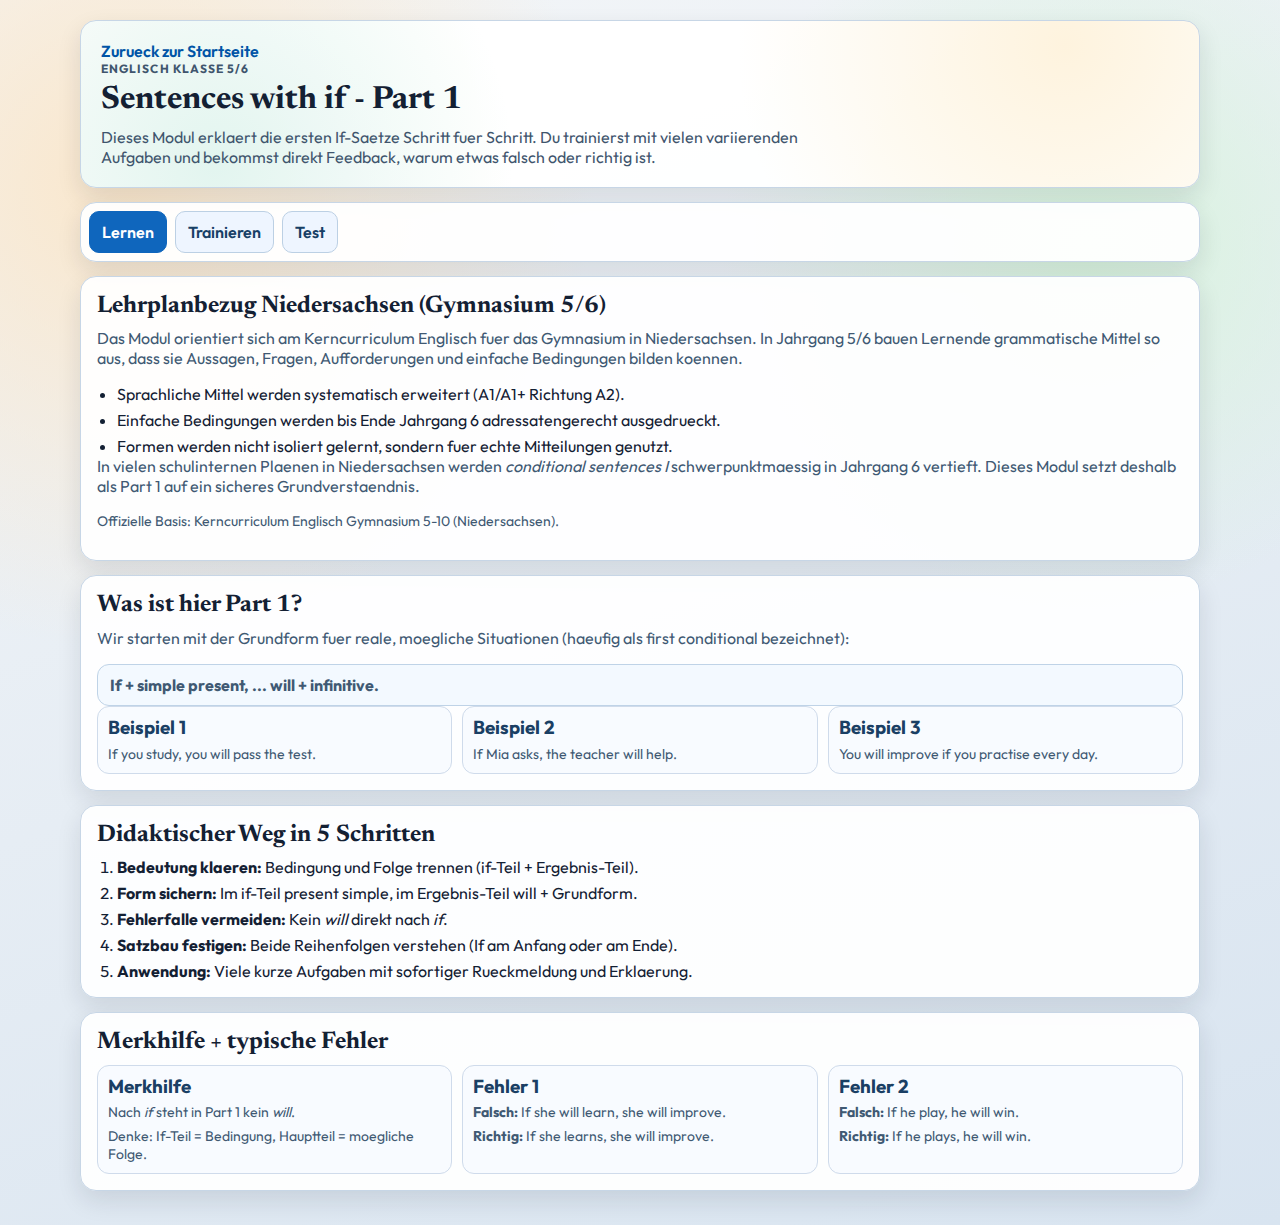
<file: englisch-if-sentences.html>
<!doctype html>
<html lang="de">
<head>
  <meta charset="UTF-8">
  <meta name="viewport" content="width=device-width, initial-scale=1.0">
  <title>Englisch - Sentences with if (Part 1)</title>
  <link rel="icon" type="image/svg+xml" href="assets/tab-logo.svg">
  <link rel="preconnect" href="https://fonts.googleapis.com">
  <link rel="preconnect" href="https://fonts.gstatic.com" crossorigin>
  <link href="https://fonts.googleapis.com/css2?family=Outfit:wght@400;500;700&family=Newsreader:opsz,wght@6..72,600&display=swap" rel="stylesheet">
  <link rel="stylesheet" href="styles.css">
  <link rel="stylesheet" href="englisch-if-sentences.css">
</head>
<body>
  <main class="en-page">
    <header class="en-hero">
      <a class="back-link" href="index.html">Zurueck zur Startseite</a>
      <p class="en-tag">Englisch Klasse 5/6</p>
      <h1>Sentences with if - Part 1</h1>
      <p>
        Dieses Modul erklaert die ersten If-Saetze Schritt fuer Schritt.
        Du trainierst mit vielen variierenden Aufgaben und bekommst direkt Feedback,
        warum etwas falsch oder richtig ist.
      </p>
    </header>

    <nav class="en-nav" aria-label="Modulnavigation">
      <button class="en-tab-btn is-active" type="button" data-tab="lernen">Lernen</button>
      <button class="en-tab-btn" type="button" data-tab="trainieren">Trainieren</button>
      <button class="en-tab-btn" type="button" data-tab="test">Test</button>
    </nav>

    <section id="tab-lernen" class="en-tab is-active">
      <article class="en-card">
        <h2>Lehrplanbezug Niedersachsen (Gymnasium 5/6)</h2>
        <p>
          Das Modul orientiert sich am Kerncurriculum Englisch fuer das Gymnasium
          in Niedersachsen. In Jahrgang 5/6 bauen Lernende grammatische Mittel so aus,
          dass sie Aussagen, Fragen, Aufforderungen und einfache Bedingungen bilden koennen.
        </p>
        <ul class="en-list">
          <li>Sprachliche Mittel werden systematisch erweitert (A1/A1+ Richtung A2).</li>
          <li>Einfache Bedingungen werden bis Ende Jahrgang 6 adressatengerecht ausgedrueckt.</li>
          <li>Formen werden nicht isoliert gelernt, sondern fuer echte Mitteilungen genutzt.</li>
        </ul>
        <p>
          In vielen schulinternen Plaenen in Niedersachsen werden <em>conditional
          sentences I</em> schwerpunktmaessig in Jahrgang 6 vertieft. Dieses Modul
          setzt deshalb als Part 1 auf ein sicheres Grundverstaendnis.
        </p>
        <p class="en-source-note">
          Offizielle Basis: Kerncurriculum Englisch Gymnasium 5-10 (Niedersachsen).
        </p>
      </article>

      <article class="en-card">
        <h2>Was ist hier Part 1?</h2>
        <p>
          Wir starten mit der Grundform fuer reale, moegliche Situationen
          (haeufig als first conditional bezeichnet):
        </p>
        <p class="en-rule">If + simple present, ... will + infinitive.</p>
        <div class="en-example-grid">
          <article class="en-example-box">
            <h3>Beispiel 1</h3>
            <p>If you study, you will pass the test.</p>
          </article>
          <article class="en-example-box">
            <h3>Beispiel 2</h3>
            <p>If Mia asks, the teacher will help.</p>
          </article>
          <article class="en-example-box">
            <h3>Beispiel 3</h3>
            <p>You will improve if you practise every day.</p>
          </article>
        </div>
      </article>

      <article class="en-card">
        <h2>Didaktischer Weg in 5 Schritten</h2>
        <ol class="en-list">
          <li><strong>Bedeutung klaeren:</strong> Bedingung und Folge trennen (if-Teil + Ergebnis-Teil).</li>
          <li><strong>Form sichern:</strong> Im if-Teil present simple, im Ergebnis-Teil will + Grundform.</li>
          <li><strong>Fehlerfalle vermeiden:</strong> Kein <em>will</em> direkt nach <em>if</em>.</li>
          <li><strong>Satzbau festigen:</strong> Beide Reihenfolgen verstehen (If am Anfang oder am Ende).</li>
          <li><strong>Anwendung:</strong> Viele kurze Aufgaben mit sofortiger Rueckmeldung und Erklaerung.</li>
        </ol>
      </article>

      <article class="en-card">
        <h2>Merkhilfe + typische Fehler</h2>
        <div class="en-note-grid">
          <article class="en-note-box">
            <h3>Merkhilfe</h3>
            <p>Nach <em>if</em> steht in Part 1 kein <em>will</em>.</p>
            <p>Denke: If-Teil = Bedingung, Hauptteil = moegliche Folge.</p>
          </article>
          <article class="en-note-box">
            <h3>Fehler 1</h3>
            <p><strong>Falsch:</strong> If she will learn, she will improve.</p>
            <p><strong>Richtig:</strong> If she learns, she will improve.</p>
          </article>
          <article class="en-note-box">
            <h3>Fehler 2</h3>
            <p><strong>Falsch:</strong> If he play, he will win.</p>
            <p><strong>Richtig:</strong> If he plays, he will win.</p>
          </article>
        </div>
      </article>
    </section>

    <section id="tab-trainieren" class="en-tab">
      <article class="en-card">
        <h2>Uebungsmodul A: Form-Trainer (grosser Pool)</h2>
        <p>
          Jede Runde wird neu aus einem grossen Aufgabenpool erzeugt.
          Bearbeite alle Aufgaben und pruefe dann.
        </p>
        <div class="en-controls">
          <button id="enDrillNewRound" type="button">Neue Runde erzeugen</button>
          <button id="enDrillCheck" type="button">Antworten pruefen</button>
        </div>
        <div id="enDrillList" class="en-drill-list"></div>
        <div id="enDrillFeedback"></div>
      </article>

      <article class="en-card">
        <h2>Uebungsmodul B: Fehler-Detektiv</h2>
        <p>
          Entscheide pro Satz, ob er korrekt ist oder welcher Fehlertyp vorliegt.
          Du bekommst direkt eine Erklaerung.
        </p>
        <div class="en-controls">
          <button id="enDetectiveNewRound" type="button">Neue Runde erzeugen</button>
          <button id="enDetectiveCheck" type="button">Antworten pruefen</button>
        </div>
        <div id="enDetectiveList" class="en-drill-list"></div>
        <div id="enDetectiveFeedback"></div>
      </article>
    </section>

    <section id="tab-test" class="en-tab">
      <article class="en-card">
        <h2>Kurztest If-Sentences (Part 1)</h2>
        <p>
          Der Test zieht Aufgaben aus einem grossen Pool. Bei Fehlern bekommst du
          immer eine klare Begruendung.
        </p>
        <div class="quiz-controls">
          <button id="enQuizStart" type="button">Test starten</button>
          <button id="enQuizNext" type="button" disabled>Naechste Frage</button>
          <p id="enQuizScore" class="score">Punkte: 0 / 10</p>
        </div>
        <div class="quiz-box">
          <p id="enQuizStatus" class="quiz-status">Test noch nicht gestartet.</p>
          <h3 id="enQuizPrompt">Klicke auf "Test starten".</h3>
          <div id="enQuizAnswers" class="choice-list"></div>
          <div id="enQuizFeedback"></div>
        </div>
      </article>
    </section>
  </main>

  <script src="englisch-if-sentences.js"></script>
</body>
</html>
</file>
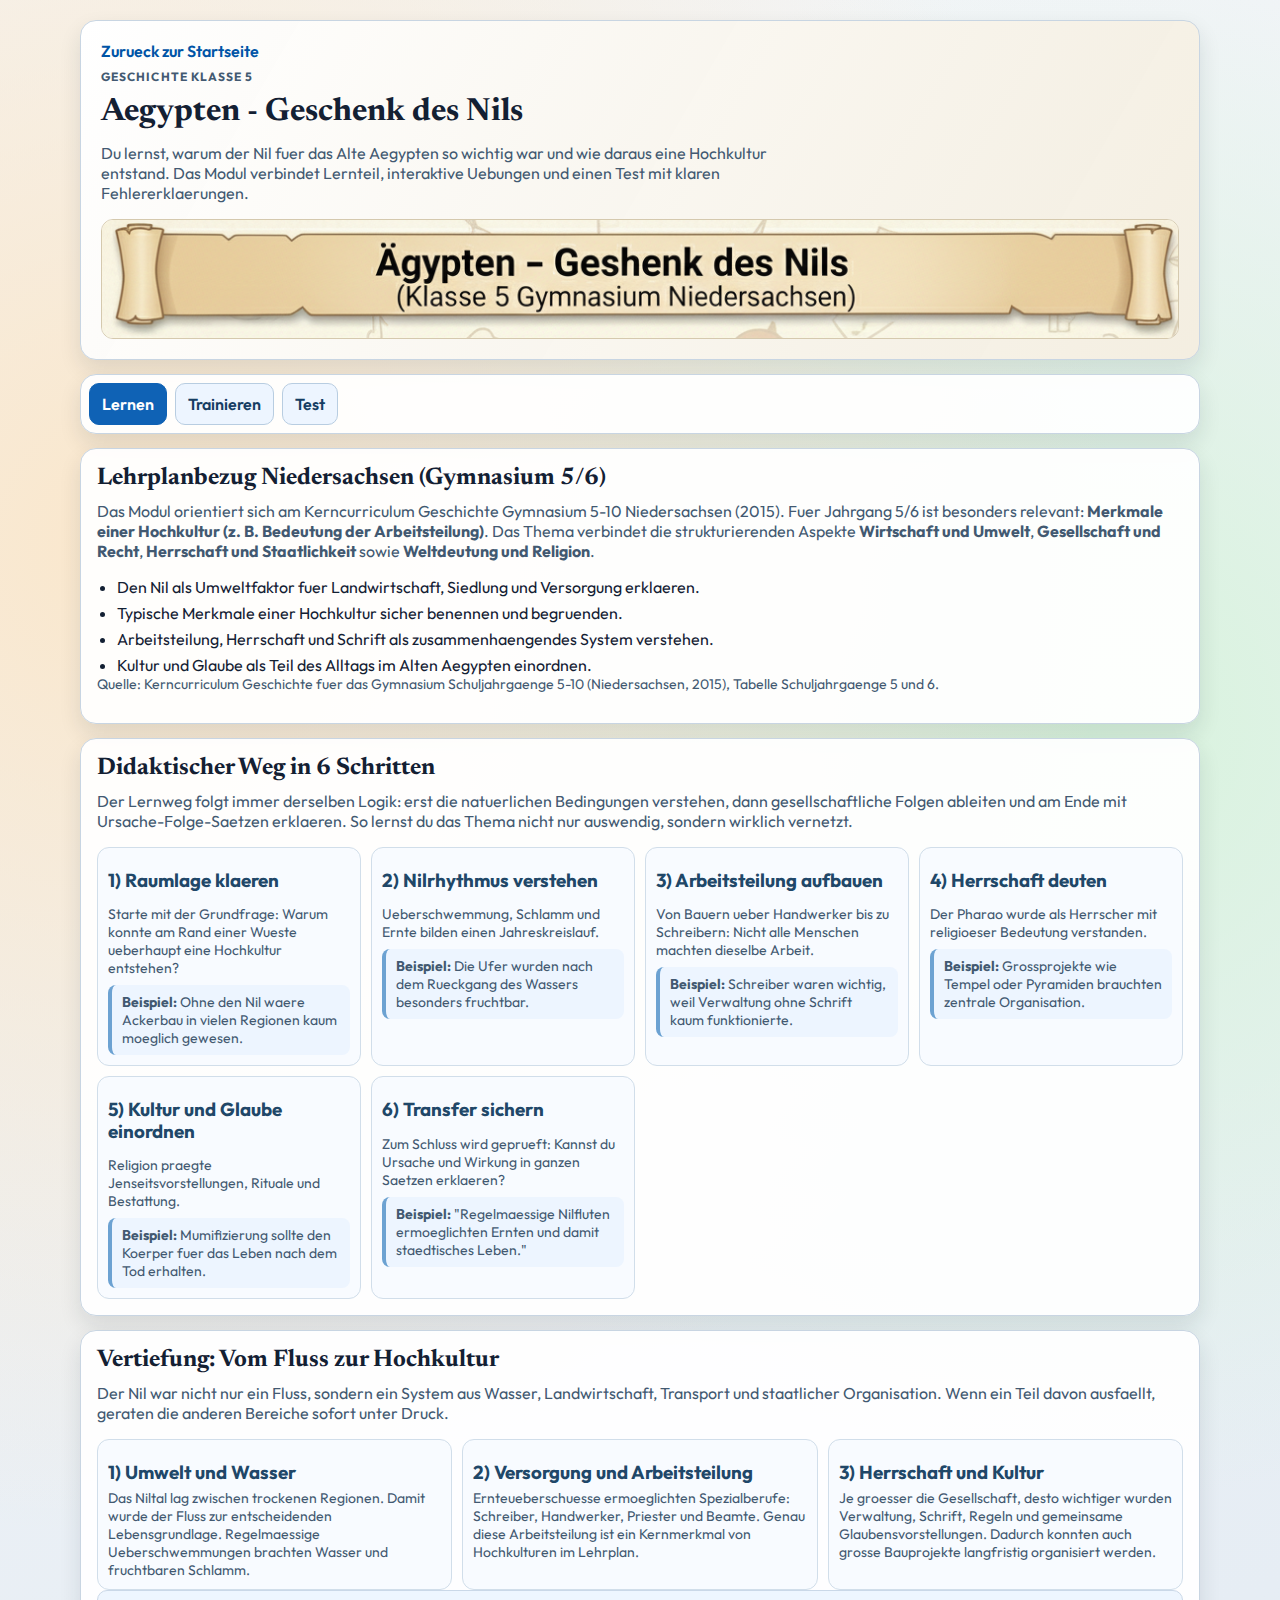
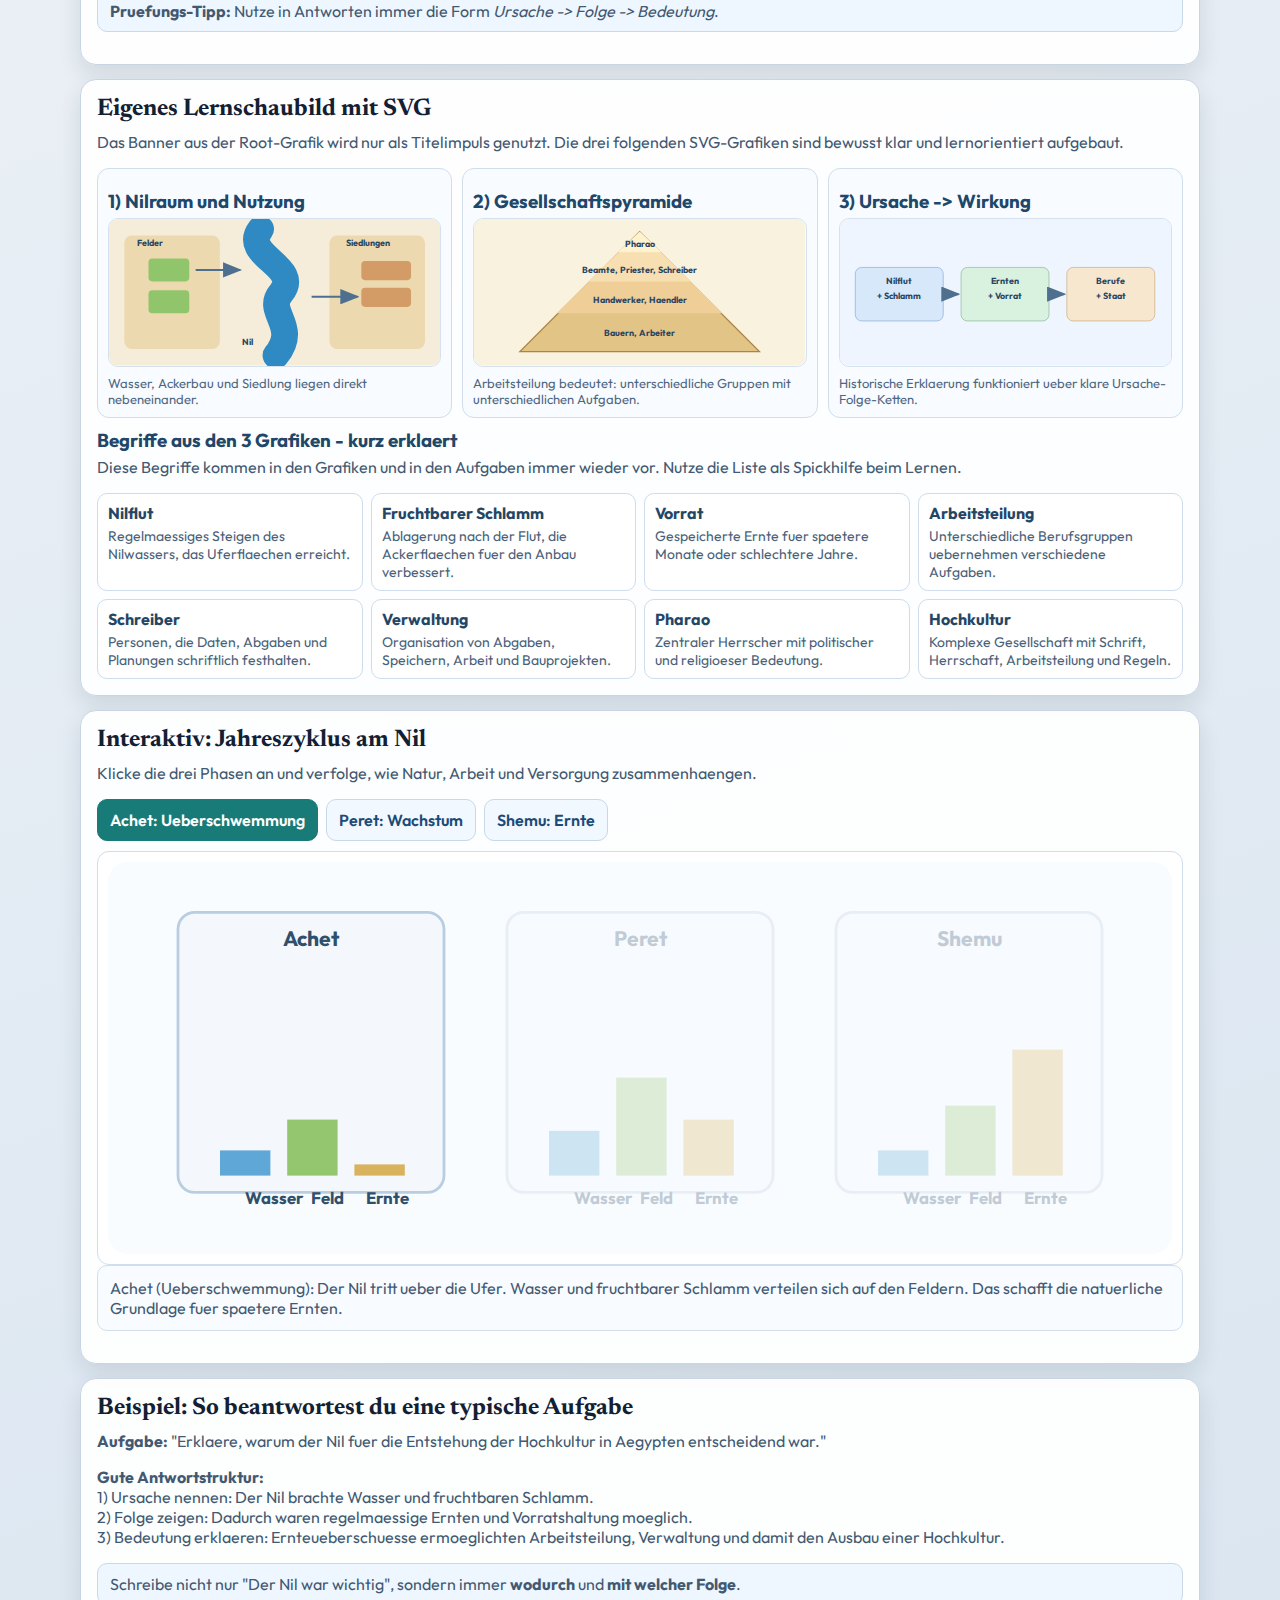
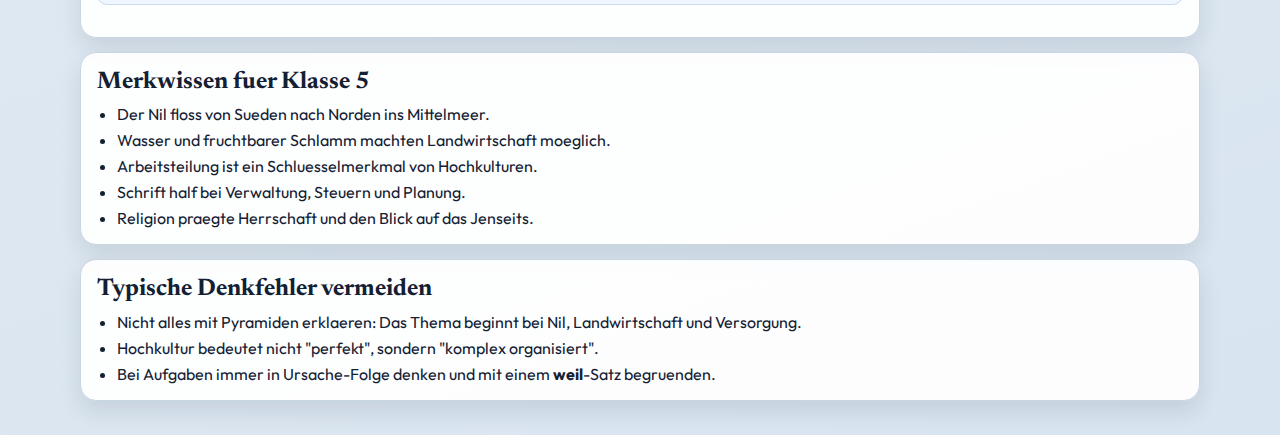
<file: geschichte-aegypten-nil.html>
<!doctype html>
<html lang="de">
<head>
  <meta charset="UTF-8">
  <meta name="viewport" content="width=device-width, initial-scale=1.0">
  <title>Geschichte - Aegypten Geschenk des Nils</title>
  <link rel="icon" type="image/svg+xml" href="assets/tab-logo.svg">
  <link rel="preconnect" href="https://fonts.googleapis.com">
  <link rel="preconnect" href="https://fonts.gstatic.com" crossorigin>
  <link href="https://fonts.googleapis.com/css2?family=Outfit:wght@400;500;700&family=Newsreader:opsz,wght@6..72,600&display=swap" rel="stylesheet">
  <link rel="stylesheet" href="styles.css">
  <link rel="stylesheet" href="geschichte-aegypten-nil.css">
</head>
<body>
  <main class="hi-page">
    <header class="hi-hero">
      <a class="back-link" href="index.html">Zurueck zur Startseite</a>
      <p class="hi-tag">Geschichte Klasse 5</p>
      <h1>Aegypten - Geschenk des Nils</h1>
      <p>
        Du lernst, warum der Nil fuer das Alte Aegypten so wichtig war und wie daraus
        eine Hochkultur entstand. Das Modul verbindet Lernteil, interaktive Uebungen
        und einen Test mit klaren Fehlererklaerungen.
      </p>
      <figure class="hi-banner-figure">
        <img src="assets/geschichte-aegypten/aegypten-banner.png" alt="Titelbanner Aegypten Geschenk des Nils Klasse 5 Gymnasium Niedersachsen">
      </figure>
    </header>

    <nav class="hi-nav" aria-label="Modulnavigation">
      <button class="hi-tab-btn is-active" type="button" data-tab="lernen">Lernen</button>
      <button class="hi-tab-btn" type="button" data-tab="trainieren">Trainieren</button>
      <button class="hi-tab-btn" type="button" data-tab="test">Test</button>
    </nav>

    <section id="tab-lernen" class="hi-tab is-active">
      <article class="hi-card">
        <h2>Lehrplanbezug Niedersachsen (Gymnasium 5/6)</h2>
        <p>
          Das Modul orientiert sich am Kerncurriculum Geschichte Gymnasium 5-10
          Niedersachsen (2015). Fuer Jahrgang 5/6 ist besonders relevant:
          <strong>Merkmale einer Hochkultur (z. B. Bedeutung der Arbeitsteilung)</strong>.
          Das Thema verbindet die strukturierenden Aspekte
          <strong>Wirtschaft und Umwelt</strong>, <strong>Gesellschaft und Recht</strong>,
          <strong>Herrschaft und Staatlichkeit</strong> sowie
          <strong>Weltdeutung und Religion</strong>.
        </p>
        <ul class="hi-list">
          <li>Den Nil als Umweltfaktor fuer Landwirtschaft, Siedlung und Versorgung erklaeren.</li>
          <li>Typische Merkmale einer Hochkultur sicher benennen und begruenden.</li>
          <li>Arbeitsteilung, Herrschaft und Schrift als zusammenhaengendes System verstehen.</li>
          <li>Kultur und Glaube als Teil des Alltags im Alten Aegypten einordnen.</li>
        </ul>
        <p class="hi-source-note">
          Quelle: Kerncurriculum Geschichte fuer das Gymnasium Schuljahrgaenge 5-10
          (Niedersachsen, 2015), Tabelle Schuljahrgaenge 5 und 6.
        </p>
      </article>

      <article class="hi-card">
        <h2>Didaktischer Weg in 6 Schritten</h2>
        <p>
          Der Lernweg folgt immer derselben Logik: erst die natuerlichen Bedingungen verstehen,
          dann gesellschaftliche Folgen ableiten und am Ende mit Ursache-Folge-Saetzen erklaeren.
          So lernst du das Thema nicht nur auswendig, sondern wirklich vernetzt.
        </p>
        <div class="hi-step-grid">
          <article class="hi-step-box">
            <h3>1) Raumlage klaeren</h3>
            <p>Starte mit der Grundfrage: Warum konnte am Rand einer Wueste ueberhaupt eine Hochkultur entstehen?</p>
            <p class="hi-step-example"><strong>Beispiel:</strong> Ohne den Nil waere Ackerbau in vielen Regionen kaum moeglich gewesen.</p>
          </article>
          <article class="hi-step-box">
            <h3>2) Nilrhythmus verstehen</h3>
            <p>Ueberschwemmung, Schlamm und Ernte bilden einen Jahreskreislauf.</p>
            <p class="hi-step-example"><strong>Beispiel:</strong> Die Ufer wurden nach dem Rueckgang des Wassers besonders fruchtbar.</p>
          </article>
          <article class="hi-step-box">
            <h3>3) Arbeitsteilung aufbauen</h3>
            <p>Von Bauern ueber Handwerker bis zu Schreibern: Nicht alle Menschen machten dieselbe Arbeit.</p>
            <p class="hi-step-example"><strong>Beispiel:</strong> Schreiber waren wichtig, weil Verwaltung ohne Schrift kaum funktionierte.</p>
          </article>
          <article class="hi-step-box">
            <h3>4) Herrschaft deuten</h3>
            <p>Der Pharao wurde als Herrscher mit religioeser Bedeutung verstanden.</p>
            <p class="hi-step-example"><strong>Beispiel:</strong> Grossprojekte wie Tempel oder Pyramiden brauchten zentrale Organisation.</p>
          </article>
          <article class="hi-step-box">
            <h3>5) Kultur und Glaube einordnen</h3>
            <p>Religion praegte Jenseitsvorstellungen, Rituale und Bestattung.</p>
            <p class="hi-step-example"><strong>Beispiel:</strong> Mumifizierung sollte den Koerper fuer das Leben nach dem Tod erhalten.</p>
          </article>
          <article class="hi-step-box">
            <h3>6) Transfer sichern</h3>
            <p>Zum Schluss wird geprueft: Kannst du Ursache und Wirkung in ganzen Saetzen erklaeren?</p>
            <p class="hi-step-example"><strong>Beispiel:</strong> "Regelmaessige Nilfluten ermoeglichten Ernten und damit staedtisches Leben."</p>
          </article>
        </div>
      </article>

      <article class="hi-card">
        <h2>Vertiefung: Vom Fluss zur Hochkultur</h2>
        <p>
          Der Nil war nicht nur ein Fluss, sondern ein System aus Wasser, Landwirtschaft,
          Transport und staatlicher Organisation. Wenn ein Teil davon ausfaellt, geraten
          die anderen Bereiche sofort unter Druck.
        </p>
        <div class="hi-explain-grid">
          <article class="hi-explain-box">
            <h3>1) Umwelt und Wasser</h3>
            <p>
              Das Niltal lag zwischen trockenen Regionen. Damit wurde der Fluss zur
              entscheidenden Lebensgrundlage. Regelmaessige Ueberschwemmungen brachten
              Wasser und fruchtbaren Schlamm.
            </p>
          </article>
          <article class="hi-explain-box">
            <h3>2) Versorgung und Arbeitsteilung</h3>
            <p>
              Ernteueberschuesse ermoeglichten Spezialberufe: Schreiber, Handwerker,
              Priester und Beamte. Genau diese Arbeitsteilung ist ein Kernmerkmal von
              Hochkulturen im Lehrplan.
            </p>
          </article>
          <article class="hi-explain-box">
            <h3>3) Herrschaft und Kultur</h3>
            <p>
              Je groesser die Gesellschaft, desto wichtiger wurden Verwaltung, Schrift,
              Regeln und gemeinsame Glaubensvorstellungen. Dadurch konnten auch grosse
              Bauprojekte langfristig organisiert werden.
            </p>
          </article>
        </div>
        <p class="hi-tip">
          <strong>Pruefungs-Tipp:</strong> Nutze in Antworten immer die Form
          <em>Ursache -> Folge -> Bedeutung</em>.
        </p>
      </article>

      <article class="hi-card">
        <h2>Eigenes Lernschaubild mit SVG</h2>
        <p>
          Das Banner aus der Root-Grafik wird nur als Titelimpuls genutzt.
          Die drei folgenden SVG-Grafiken sind bewusst klar und lernorientiert aufgebaut.
        </p>
        <div class="hi-svg-grid">
          <figure class="hi-svg-card">
            <h3>1) Nilraum und Nutzung</h3>
            <svg class="hi-edu-svg" viewBox="0 0 520 230" role="img" aria-label="Schema Nil mit Uferfeldern und Siedlungen">
              <rect x="0" y="0" width="520" height="230" rx="14" fill="#f5ecd9"></rect>
              <rect x="24" y="26" width="150" height="178" rx="12" fill="#edd9af"></rect>
              <rect x="346" y="26" width="150" height="178" rx="12" fill="#edd9af"></rect>
              <path d="M238 16 C206 58, 304 74, 270 116 C244 146, 300 168, 262 214" fill="none" stroke="#2f8ac4" stroke-width="42" stroke-linecap="round"></path>
              <rect x="62" y="62" width="64" height="36" rx="6" fill="#91c56b"></rect>
              <rect x="62" y="112" width="64" height="36" rx="6" fill="#91c56b"></rect>
              <rect x="396" y="66" width="78" height="30" rx="6" fill="#d39b66"></rect>
              <rect x="396" y="108" width="78" height="30" rx="6" fill="#d39b66"></rect>
              <path d="M136 80 H206" stroke="#4f6f8f" stroke-width="3" marker-end="url(#hiArrowA)"></path>
              <path d="M318 122 H390" stroke="#4f6f8f" stroke-width="3" marker-end="url(#hiArrowA)"></path>
              <text x="44" y="42">Felder</text>
              <text x="208" y="198">Nil</text>
              <text x="372" y="42">Siedlungen</text>
              <defs>
                <marker id="hiArrowA" markerWidth="10" markerHeight="8" refX="9" refY="4" orient="auto">
                  <polygon points="0 0, 10 4, 0 8" fill="#4f6f8f"></polygon>
                </marker>
              </defs>
            </svg>
            <figcaption>Wasser, Ackerbau und Siedlung liegen direkt nebeneinander.</figcaption>
          </figure>

          <figure class="hi-svg-card">
            <h3>2) Gesellschaftspyramide</h3>
            <svg class="hi-edu-svg" viewBox="0 0 520 230" role="img" aria-label="Vereinfachte Gesellschaftspyramide des Alten Aegypten">
              <rect x="0" y="0" width="520" height="230" rx="14" fill="#f8f2df"></rect>
              <polygon points="260,20 448,208 72,208" fill="#e2c487" stroke="#ad8447" stroke-width="2"></polygon>
              <polygon points="260,20 390,148 130,148" fill="#efcf97"></polygon>
              <polygon points="260,20 340,98 180,98" fill="#f7dfb2"></polygon>
              <polygon points="260,20 294,52 226,52" fill="#fff2cf"></polygon>
              <text x="260" y="44" text-anchor="middle">Pharao</text>
              <text x="260" y="84" text-anchor="middle">Beamte, Priester, Schreiber</text>
              <text x="260" y="132" text-anchor="middle">Handwerker, Haendler</text>
              <text x="260" y="184" text-anchor="middle">Bauern, Arbeiter</text>
            </svg>
            <figcaption>Arbeitsteilung bedeutet: unterschiedliche Gruppen mit unterschiedlichen Aufgaben.</figcaption>
          </figure>

          <figure class="hi-svg-card">
            <h3>3) Ursache -> Wirkung</h3>
            <svg class="hi-edu-svg" viewBox="0 0 520 230" role="img" aria-label="Ursache Wirkung Kette fuer den Nil">
              <rect x="0" y="0" width="520" height="230" rx="14" fill="#eef5ff"></rect>
              <rect x="24" y="76" width="138" height="84" rx="10" fill="#d7e8fb" stroke="#7da6d8"></rect>
              <rect x="190" y="76" width="138" height="84" rx="10" fill="#d9f1df" stroke="#83b48d"></rect>
              <rect x="356" y="76" width="138" height="84" rx="10" fill="#f8e7cf" stroke="#c9a471"></rect>
              <path d="M166 118 H186" stroke="#4f6f8f" stroke-width="3" marker-end="url(#hiArrowB)"></path>
              <path d="M332 118 H352" stroke="#4f6f8f" stroke-width="3" marker-end="url(#hiArrowB)"></path>
              <text x="93" y="102" text-anchor="middle">Nilflut</text>
              <text x="93" y="126" text-anchor="middle">+ Schlamm</text>
              <text x="259" y="102" text-anchor="middle">Ernten</text>
              <text x="259" y="126" text-anchor="middle">+ Vorrat</text>
              <text x="425" y="102" text-anchor="middle">Berufe</text>
              <text x="425" y="126" text-anchor="middle">+ Staat</text>
              <defs>
                <marker id="hiArrowB" markerWidth="10" markerHeight="8" refX="9" refY="4" orient="auto">
                  <polygon points="0 0, 10 4, 0 8" fill="#4f6f8f"></polygon>
                </marker>
              </defs>
            </svg>
            <figcaption>Historische Erklaerung funktioniert ueber klare Ursache-Folge-Ketten.</figcaption>
          </figure>
        </div>
        <h3>Begriffe aus den 3 Grafiken - kurz erklaert</h3>
        <p>
          Diese Begriffe kommen in den Grafiken und in den Aufgaben immer wieder vor.
          Nutze die Liste als Spickhilfe beim Lernen.
        </p>
        <div class="hi-term-grid">
          <article class="hi-term-box">
            <h4>Nilflut</h4>
            <p>Regelmaessiges Steigen des Nilwassers, das Uferflaechen erreicht.</p>
          </article>
          <article class="hi-term-box">
            <h4>Fruchtbarer Schlamm</h4>
            <p>Ablagerung nach der Flut, die Ackerflaechen fuer den Anbau verbessert.</p>
          </article>
          <article class="hi-term-box">
            <h4>Vorrat</h4>
            <p>Gespeicherte Ernte fuer spaetere Monate oder schlechtere Jahre.</p>
          </article>
          <article class="hi-term-box">
            <h4>Arbeitsteilung</h4>
            <p>Unterschiedliche Berufsgruppen uebernehmen verschiedene Aufgaben.</p>
          </article>
          <article class="hi-term-box">
            <h4>Schreiber</h4>
            <p>Personen, die Daten, Abgaben und Planungen schriftlich festhalten.</p>
          </article>
          <article class="hi-term-box">
            <h4>Verwaltung</h4>
            <p>Organisation von Abgaben, Speichern, Arbeit und Bauprojekten.</p>
          </article>
          <article class="hi-term-box">
            <h4>Pharao</h4>
            <p>Zentraler Herrscher mit politischer und religioeser Bedeutung.</p>
          </article>
          <article class="hi-term-box">
            <h4>Hochkultur</h4>
            <p>Komplexe Gesellschaft mit Schrift, Herrschaft, Arbeitsteilung und Regeln.</p>
          </article>
        </div>
      </article>

      <article class="hi-card">
        <h2>Interaktiv: Jahreszyklus am Nil</h2>
        <p>
          Klicke die drei Phasen an und verfolge, wie Natur, Arbeit und Versorgung zusammenhaengen.
        </p>
        <div class="hi-cycle-controls">
          <button class="hi-cycle-btn is-active" type="button" data-cycle="achet">Achet: Ueberschwemmung</button>
          <button class="hi-cycle-btn" type="button" data-cycle="peret">Peret: Wachstum</button>
          <button class="hi-cycle-btn" type="button" data-cycle="shemu">Shemu: Ernte</button>
        </div>
        <div id="hiCycleVisual" class="hi-cycle-visual" data-cycle="achet">
          <svg class="hi-cycle-svg" viewBox="0 0 760 280" role="img" aria-label="Vergleich der drei Nilphasen">
            <rect x="0" y="0" width="760" height="280" rx="14" fill="#f9fcff"></rect>

            <g class="phase phase-achet" transform="translate(50 36)">
              <rect class="phase-frame" x="0" y="0" width="190" height="200" rx="12"></rect>
              <text x="95" y="24" text-anchor="middle">Achet</text>
              <rect x="30" y="170" width="36" height="18" class="bar-water"></rect>
              <rect x="78" y="148" width="36" height="40" class="bar-field"></rect>
              <rect x="126" y="180" width="36" height="8" class="bar-harvest"></rect>
              <text x="48" y="208">Wasser</text>
              <text x="95" y="208">Feld</text>
              <text x="134" y="208">Ernte</text>
            </g>

            <g class="phase phase-peret" transform="translate(285 36)">
              <rect class="phase-frame" x="0" y="0" width="190" height="200" rx="12"></rect>
              <text x="95" y="24" text-anchor="middle">Peret</text>
              <rect x="30" y="156" width="36" height="32" class="bar-water"></rect>
              <rect x="78" y="118" width="36" height="70" class="bar-field"></rect>
              <rect x="126" y="148" width="36" height="40" class="bar-harvest"></rect>
              <text x="48" y="208">Wasser</text>
              <text x="95" y="208">Feld</text>
              <text x="134" y="208">Ernte</text>
            </g>

            <g class="phase phase-shemu" transform="translate(520 36)">
              <rect class="phase-frame" x="0" y="0" width="190" height="200" rx="12"></rect>
              <text x="95" y="24" text-anchor="middle">Shemu</text>
              <rect x="30" y="170" width="36" height="18" class="bar-water"></rect>
              <rect x="78" y="138" width="36" height="50" class="bar-field"></rect>
              <rect x="126" y="98" width="36" height="90" class="bar-harvest"></rect>
              <text x="48" y="208">Wasser</text>
              <text x="95" y="208">Feld</text>
              <text x="134" y="208">Ernte</text>
            </g>
          </svg>
        </div>
        <p id="hiCycleText" class="hi-cycle-text"></p>
      </article>

      <article class="hi-card">
        <h2>Beispiel: So beantwortest du eine typische Aufgabe</h2>
        <p>
          <strong>Aufgabe:</strong> "Erklaere, warum der Nil fuer die Entstehung der Hochkultur
          in Aegypten entscheidend war."
        </p>
        <p>
          <strong>Gute Antwortstruktur:</strong><br>
          1) Ursache nennen: Der Nil brachte Wasser und fruchtbaren Schlamm.<br>
          2) Folge zeigen: Dadurch waren regelmaessige Ernten und Vorratshaltung moeglich.<br>
          3) Bedeutung erklaeren: Ernteueberschuesse ermoeglichten Arbeitsteilung, Verwaltung und
          damit den Ausbau einer Hochkultur.
        </p>
        <p class="hi-tip">
          Schreibe nicht nur "Der Nil war wichtig", sondern immer <strong>wodurch</strong>
          und <strong>mit welcher Folge</strong>.
        </p>
      </article>

      <article class="hi-card">
        <h2>Merkwissen fuer Klasse 5</h2>
        <ul class="hi-list">
          <li>Der Nil floss von Sueden nach Norden ins Mittelmeer.</li>
          <li>Wasser und fruchtbarer Schlamm machten Landwirtschaft moeglich.</li>
          <li>Arbeitsteilung ist ein Schluesselmerkmal von Hochkulturen.</li>
          <li>Schrift half bei Verwaltung, Steuern und Planung.</li>
          <li>Religion praegte Herrschaft und den Blick auf das Jenseits.</li>
        </ul>
      </article>

      <article class="hi-card">
        <h2>Typische Denkfehler vermeiden</h2>
        <ul class="hi-list">
          <li>Nicht alles mit Pyramiden erklaeren: Das Thema beginnt bei Nil, Landwirtschaft und Versorgung.</li>
          <li>Hochkultur bedeutet nicht "perfekt", sondern "komplex organisiert".</li>
          <li>Bei Aufgaben immer in Ursache-Folge denken und mit einem <strong>weil</strong>-Satz begruenden.</li>
        </ul>
      </article>
    </section>

    <section id="tab-trainieren" class="hi-tab">
      <article class="hi-card">
        <h2>Uebungsmodul A: Nil und Alltag (grosser Aufgabenpool)</h2>
        <p>
          Jede Runde zieht neue Aufgaben aus einem grossen Pool.
          Es werden nur Inhalte abgefragt, die im Lernteil erklaert wurden.
        </p>
        <div class="hi-controls">
          <button id="hiNilNewRound" type="button">Neue Runde</button>
          <button id="hiNilCheck" type="button">Pruefen</button>
        </div>
        <div id="hiNilList" class="hi-task-list"></div>
        <div id="hiNilFeedback"></div>
      </article>

      <article class="hi-card">
        <h2>Uebungsmodul B: Hochkultur-Check</h2>
        <p>
          Entscheide, ob eine Aussage ein typisches Merkmal einer Hochkultur beschreibt.
          Die Aussagen basieren direkt auf den Begriffen aus den SVG-Grafiken.
        </p>
        <div class="hi-controls">
          <button id="hiCultureNewRound" type="button">Neue Runde</button>
          <button id="hiCultureCheck" type="button">Pruefen</button>
        </div>
        <div id="hiCultureList" class="hi-task-list"></div>
        <div id="hiCultureFeedback"></div>
      </article>

      <article class="hi-card">
        <h2>Uebungsmodul C: Ursache und Wirkung</h2>
        <p>
          Ordne Ursachen den passenden Folgen zu. So trainierst du historisches Erklaeren
          mit den Kernketten aus dem Lernteil.
        </p>
        <div class="hi-controls">
          <button id="hiCauseNewRound" type="button">Neue Runde</button>
          <button id="hiCauseCheck" type="button">Pruefen</button>
        </div>
        <div id="hiCauseList" class="hi-task-list"></div>
        <div id="hiCauseFeedback"></div>
      </article>
    </section>

    <section id="tab-test" class="hi-tab">
      <article class="hi-card">
        <h2>Kurztest: Aegypten und der Nil</h2>
        <p>
          Der Test mischt feste Fragen mit zufaelligen Poolaufgaben.
          Bei falschen Antworten bekommst du immer eine Begruendung.
          Alle Fragen stammen aus den Begriffen und Ketten des Lernteils.
        </p>
        <div class="quiz-controls">
          <button id="hiQuizStart" type="button">Test starten</button>
          <button id="hiQuizNext" type="button" disabled>Naechste Frage</button>
          <p id="hiQuizScore" class="score">Punkte: 0 / 10</p>
        </div>
        <div class="quiz-box">
          <p id="hiQuizStatus" class="quiz-status">Test noch nicht gestartet.</p>
          <h3 id="hiQuizPrompt">Klicke auf "Test starten".</h3>
          <div id="hiQuizAnswers" class="choice-list"></div>
          <div id="hiQuizFeedback"></div>
        </div>
      </article>
    </section>
  </main>

  <script src="geschichte-aegypten-nil.js"></script>
</body>
</html>
</file>
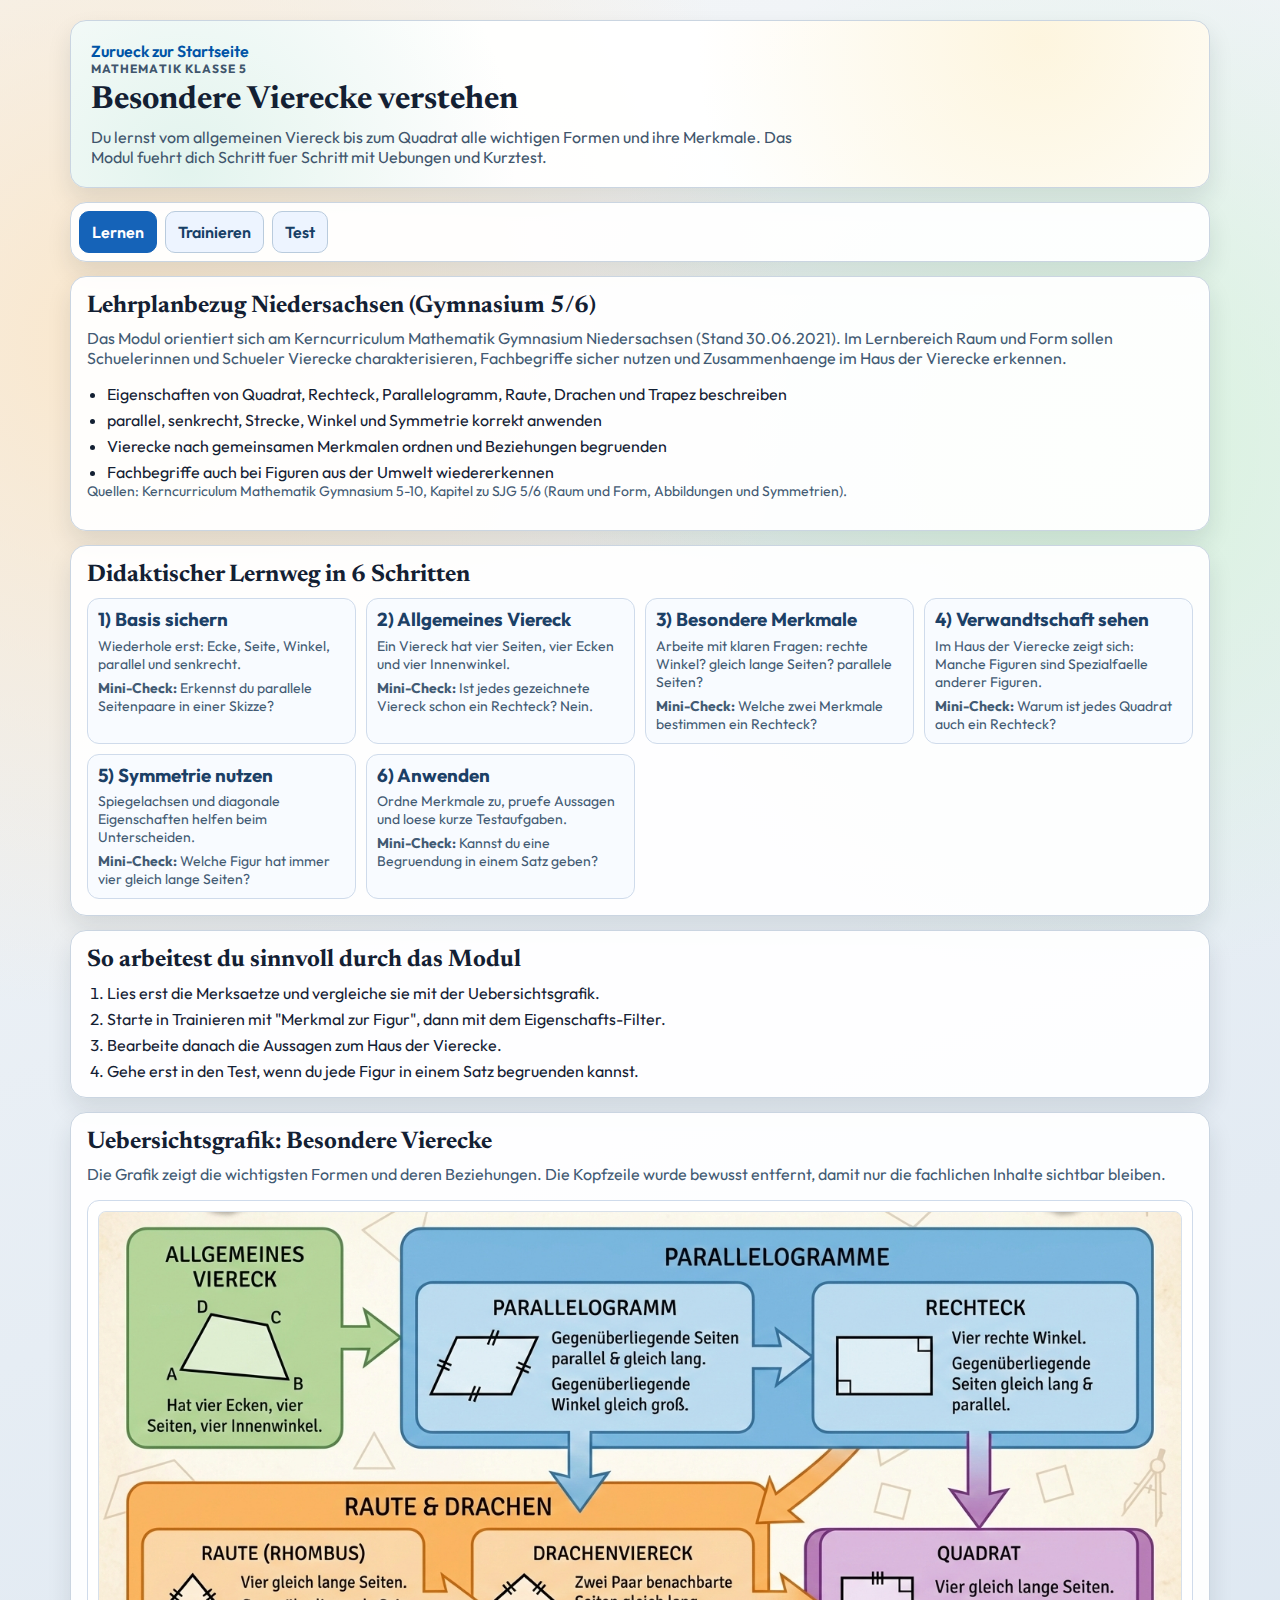
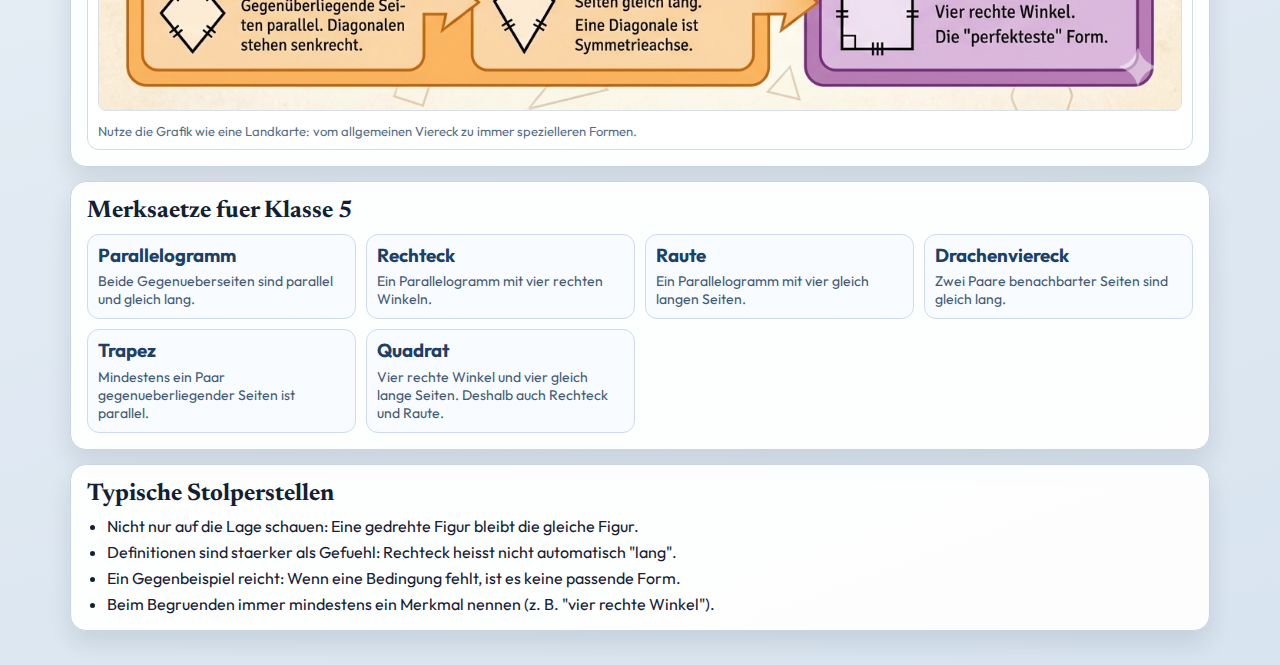
<file: mathematik-besondere-vierecke.html>
<!doctype html>
<html lang="de">
<head>
  <meta charset="UTF-8">
  <meta name="viewport" content="width=device-width, initial-scale=1.0">
  <title>Mathematik - Besondere Vierecke</title>
  <link rel="icon" type="image/svg+xml" href="assets/tab-logo.svg">
  <link rel="preconnect" href="https://fonts.googleapis.com">
  <link rel="preconnect" href="https://fonts.gstatic.com" crossorigin>
  <link href="https://fonts.googleapis.com/css2?family=Outfit:wght@400;500;700&family=Newsreader:opsz,wght@6..72,600&display=swap" rel="stylesheet">
  <link rel="stylesheet" href="styles.css">
  <link rel="stylesheet" href="mathematik-besondere-vierecke.css">
</head>
<body>
  <main class="ma-page">
    <header class="ma-hero">
      <a class="back-link" href="index.html">Zurueck zur Startseite</a>
      <p class="ma-tag">Mathematik Klasse 5</p>
      <h1>Besondere Vierecke verstehen</h1>
      <p>
        Du lernst vom allgemeinen Viereck bis zum Quadrat alle wichtigen Formen
        und ihre Merkmale. Das Modul fuehrt dich Schritt fuer Schritt mit
        Uebungen und Kurztest.
      </p>
    </header>

    <nav class="ma-nav" aria-label="Modulnavigation">
      <button class="ma-tab-btn is-active" type="button" data-tab="lernen">Lernen</button>
      <button class="ma-tab-btn" type="button" data-tab="trainieren">Trainieren</button>
      <button class="ma-tab-btn" type="button" data-tab="test">Test</button>
    </nav>

    <section id="tab-lernen" class="ma-tab is-active">
      <article class="ma-card">
        <h2>Lehrplanbezug Niedersachsen (Gymnasium 5/6)</h2>
        <p>
          Das Modul orientiert sich am Kerncurriculum Mathematik Gymnasium
          Niedersachsen (Stand 30.06.2021). Im Lernbereich Raum und Form sollen
          Schuelerinnen und Schueler Vierecke charakterisieren, Fachbegriffe
          sicher nutzen und Zusammenhaenge im Haus der Vierecke erkennen.
        </p>
        <ul class="ma-list">
          <li>Eigenschaften von Quadrat, Rechteck, Parallelogramm, Raute, Drachen und Trapez beschreiben</li>
          <li>parallel, senkrecht, Strecke, Winkel und Symmetrie korrekt anwenden</li>
          <li>Vierecke nach gemeinsamen Merkmalen ordnen und Beziehungen begruenden</li>
          <li>Fachbegriffe auch bei Figuren aus der Umwelt wiedererkennen</li>
        </ul>
        <p class="ma-source-note">
          Quellen: Kerncurriculum Mathematik Gymnasium 5-10, Kapitel zu SJG 5/6
          (Raum und Form, Abbildungen und Symmetrien).
        </p>
      </article>

      <article class="ma-card">
        <h2>Didaktischer Lernweg in 6 Schritten</h2>
        <div class="ma-step-grid">
          <article class="ma-step-box">
            <h3>1) Basis sichern</h3>
            <p>Wiederhole erst: Ecke, Seite, Winkel, parallel und senkrecht.</p>
            <p><strong>Mini-Check:</strong> Erkennst du parallele Seitenpaare in einer Skizze?</p>
          </article>
          <article class="ma-step-box">
            <h3>2) Allgemeines Viereck</h3>
            <p>Ein Viereck hat vier Seiten, vier Ecken und vier Innenwinkel.</p>
            <p><strong>Mini-Check:</strong> Ist jedes gezeichnete Viereck schon ein Rechteck? Nein.</p>
          </article>
          <article class="ma-step-box">
            <h3>3) Besondere Merkmale</h3>
            <p>Arbeite mit klaren Fragen: rechte Winkel? gleich lange Seiten? parallele Seiten?</p>
            <p><strong>Mini-Check:</strong> Welche zwei Merkmale bestimmen ein Rechteck?</p>
          </article>
          <article class="ma-step-box">
            <h3>4) Verwandtschaft sehen</h3>
            <p>Im Haus der Vierecke zeigt sich: Manche Figuren sind Spezialfaelle anderer Figuren.</p>
            <p><strong>Mini-Check:</strong> Warum ist jedes Quadrat auch ein Rechteck?</p>
          </article>
          <article class="ma-step-box">
            <h3>5) Symmetrie nutzen</h3>
            <p>Spiegelachsen und diagonale Eigenschaften helfen beim Unterscheiden.</p>
            <p><strong>Mini-Check:</strong> Welche Figur hat immer vier gleich lange Seiten?</p>
          </article>
          <article class="ma-step-box">
            <h3>6) Anwenden</h3>
            <p>Ordne Merkmale zu, pruefe Aussagen und loese kurze Testaufgaben.</p>
            <p><strong>Mini-Check:</strong> Kannst du eine Begruendung in einem Satz geben?</p>
          </article>
        </div>
      </article>

      <article class="ma-card">
        <h2>So arbeitest du sinnvoll durch das Modul</h2>
        <ol class="ma-list">
          <li>Lies erst die Merksaetze und vergleiche sie mit der Uebersichtsgrafik.</li>
          <li>Starte in Trainieren mit "Merkmal zur Figur", dann mit dem Eigenschafts-Filter.</li>
          <li>Bearbeite danach die Aussagen zum Haus der Vierecke.</li>
          <li>Gehe erst in den Test, wenn du jede Figur in einem Satz begruenden kannst.</li>
        </ol>
      </article>

      <article class="ma-card">
        <h2>Uebersichtsgrafik: Besondere Vierecke</h2>
        <p>
          Die Grafik zeigt die wichtigsten Formen und deren Beziehungen.
          Die Kopfzeile wurde bewusst entfernt, damit nur die fachlichen Inhalte
          sichtbar bleiben.
        </p>
        <figure class="ma-overview-figure">
          <img
            src="assets/mathematik/besondere-vierecke-uebersicht.png"
            alt="Uebersicht zu allgemeinen und besonderen Vierecken mit Pfeilen zwischen den Formen"
          >
          <figcaption>
            Nutze die Grafik wie eine Landkarte: vom allgemeinen Viereck zu immer spezielleren Formen.
          </figcaption>
        </figure>
      </article>

      <article class="ma-card">
        <h2>Merksaetze fuer Klasse 5</h2>
        <div class="ma-note-grid">
          <article class="ma-note-box">
            <h3>Parallelogramm</h3>
            <p>Beide Gegenueberseiten sind parallel und gleich lang.</p>
          </article>
          <article class="ma-note-box">
            <h3>Rechteck</h3>
            <p>Ein Parallelogramm mit vier rechten Winkeln.</p>
          </article>
          <article class="ma-note-box">
            <h3>Raute</h3>
            <p>Ein Parallelogramm mit vier gleich langen Seiten.</p>
          </article>
          <article class="ma-note-box">
            <h3>Drachenviereck</h3>
            <p>Zwei Paare benachbarter Seiten sind gleich lang.</p>
          </article>
          <article class="ma-note-box">
            <h3>Trapez</h3>
            <p>Mindestens ein Paar gegenueberliegender Seiten ist parallel.</p>
          </article>
          <article class="ma-note-box">
            <h3>Quadrat</h3>
            <p>Vier rechte Winkel und vier gleich lange Seiten. Deshalb auch Rechteck und Raute.</p>
          </article>
        </div>
      </article>

      <article class="ma-card">
        <h2>Typische Stolperstellen</h2>
        <ul class="ma-list">
          <li>Nicht nur auf die Lage schauen: Eine gedrehte Figur bleibt die gleiche Figur.</li>
          <li>Definitionen sind staerker als Gefuehl: Rechteck heisst nicht automatisch "lang".</li>
          <li>Ein Gegenbeispiel reicht: Wenn eine Bedingung fehlt, ist es keine passende Form.</li>
          <li>Beim Begruenden immer mindestens ein Merkmal nennen (z. B. "vier rechte Winkel").</li>
        </ul>
      </article>
    </section>

    <section id="tab-trainieren" class="ma-tab">
      <article class="ma-card">
        <h2>Interaktiv 1: Merkmal zur Figur zuordnen</h2>
        <p>
          Lies die Aussage und waehle die passendste Figur. Danach kannst du
          jede Zuordnung direkt pruefen.
        </p>
        <div id="maPropertyRows" class="ma-property-rows"></div>
        <div class="ma-controls">
          <button id="maPropertyCheck" type="button">Zuordnung pruefen</button>
          <button id="maPropertyReset" type="button">Zuruecksetzen</button>
        </div>
        <div id="maPropertyFeedback"></div>
      </article>

      <article class="ma-card">
        <h2>Interaktiv 2: Eigenschafts-Filter</h2>
        <p>
          Setze Haken bei Merkmalen und sieh, welche Figuren dazu passen.
          So erkennst du das Haus der Vierecke in Aktion.
        </p>
        <p>
          Hinweis: Der Filter arbeitet mit Kernmerkmalen. Spezialfaelle
          erkennst du, wenn du mehrere Merkmale kombinierst.
        </p>
        <div class="ma-filter-grid">
          <label><input type="checkbox" id="filterOnePairParallel"> mindestens ein Paar paralleler Seiten</label>
          <label><input type="checkbox" id="filterTwoPairsParallel"> zwei Paare paralleler Seiten</label>
          <label><input type="checkbox" id="filterFourRightAngles"> vier rechte Winkel</label>
          <label><input type="checkbox" id="filterFourEqualSides"> vier gleich lange Seiten</label>
          <label><input type="checkbox" id="filterAdjacentPairsEqual"> zwei Paare benachbarter gleich langer Seiten</label>
        </div>
        <div class="ma-controls">
          <button id="maFilterApply" type="button">Filter anwenden</button>
          <button id="maFilterReset" type="button">Filter loeschen</button>
        </div>
        <p class="ma-mini-label">Schnellauswahl</p>
        <div class="ma-preset-grid">
          <button class="ma-preset-btn" type="button" data-preset="trapez">Trapez</button>
          <button class="ma-preset-btn" type="button" data-preset="parallelogramm">Parallelogramm</button>
          <button class="ma-preset-btn" type="button" data-preset="rechteck">Rechteck</button>
          <button class="ma-preset-btn" type="button" data-preset="raute">Raute</button>
          <button class="ma-preset-btn" type="button" data-preset="drachen">Drachen</button>
          <button class="ma-preset-btn" type="button" data-preset="quadrat">Quadrat</button>
        </div>
        <div id="maFilterResult" class="ma-filter-result">
          <p class="feedback info">Waehle Merkmale und klicke auf "Filter anwenden".</p>
        </div>
      </article>

      <article class="ma-card">
        <h2>Interaktiv 3: Aussagen zum Haus der Vierecke</h2>
        <p>Entscheide bei jeder Aussage: stimmt sie oder nicht?</p>
        <div id="maRelationRows" class="ma-relation-rows"></div>
        <div class="ma-controls">
          <button id="maRelationCheck" type="button">Aussagen pruefen</button>
          <button id="maRelationReset" type="button">Neu starten</button>
        </div>
        <div id="maRelationFeedback"></div>
      </article>
    </section>

    <section id="tab-test" class="ma-tab">
      <article class="ma-card">
        <h2>Kurztest: Besondere Vierecke</h2>
        <p>
          Acht Fragen pruefen, ob du Definitionen, Beziehungen und Begruendungen
          sicher anwenden kannst.
        </p>
        <div class="quiz-controls">
          <button id="maQuizStart" type="button">Test starten</button>
          <button id="maQuizNext" type="button" disabled>Naechste Frage</button>
          <p id="maQuizScore" class="score">Punkte: 0 / 8</p>
        </div>
        <div class="quiz-box">
          <p id="maQuizStatus" class="quiz-status">Test noch nicht gestartet.</p>
          <h3 id="maQuizPrompt">Klicke auf "Test starten".</h3>
          <div id="maQuizAnswers" class="choice-list"></div>
          <div id="maQuizFeedback"></div>
        </div>
      </article>
    </section>
  </main>

  <script src="mathematik-besondere-vierecke.js"></script>
</body>
</html>
</file>
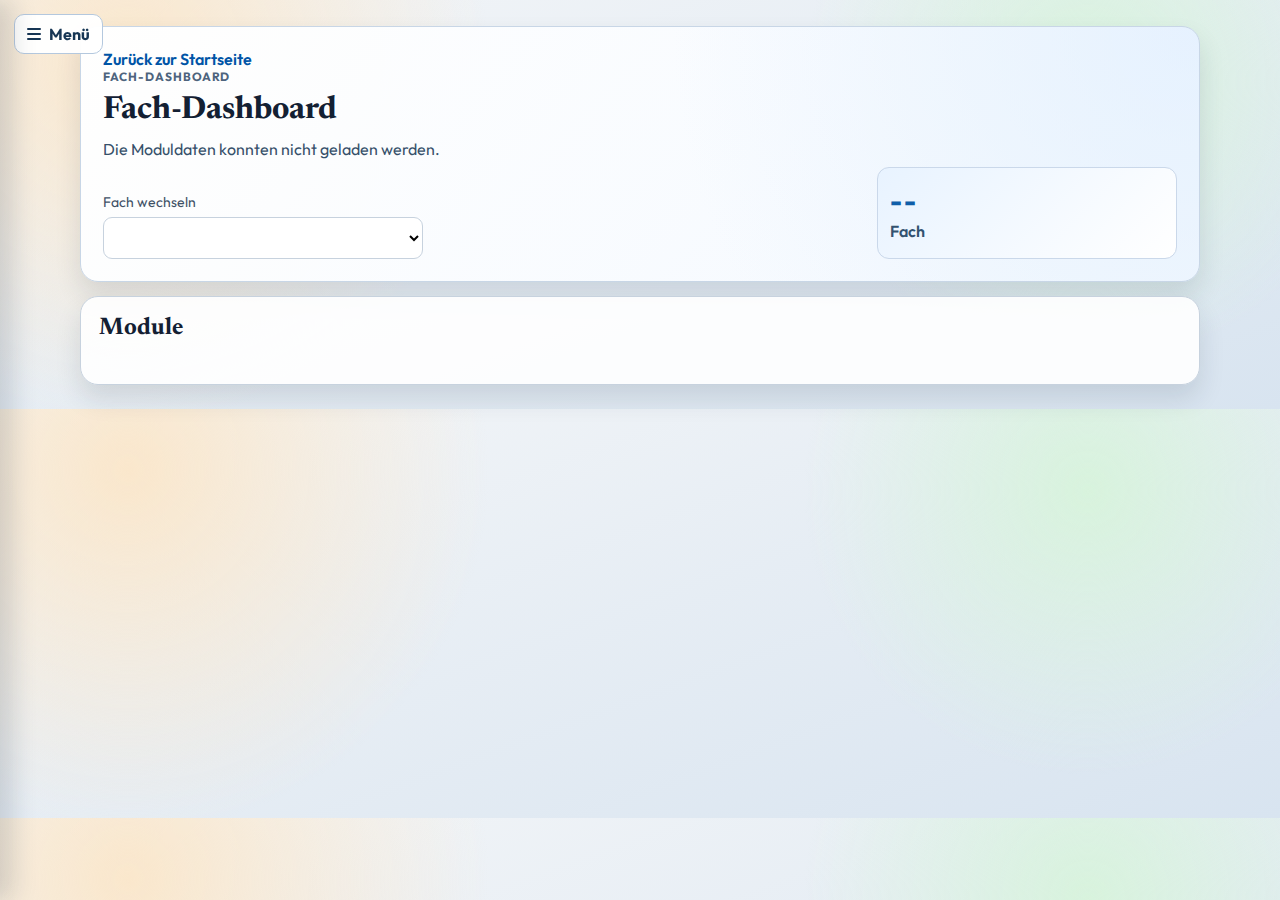
<file: subject-dashboard.html>
﻿<!doctype html>
<html lang="de">
<head>
  <meta charset="UTF-8">
  <meta name="viewport" content="width=device-width, initial-scale=1.0">
  <title>Fach-Dashboard</title>
  <link rel="icon" type="image/svg+xml" href="assets/tab-logo.svg">
  <link rel="preconnect" href="https://fonts.googleapis.com">
  <link rel="preconnect" href="https://fonts.gstatic.com" crossorigin>
  <link href="https://fonts.googleapis.com/css2?family=Outfit:wght@400;500;700&family=Newsreader:opsz,wght@6..72,600&display=swap" rel="stylesheet">
  <link rel="stylesheet" href="styles.css">
  <link rel="stylesheet" href="subject-dashboard.css">
</head>
<body>
  <button id="drawerToggle" class="sd-menu-toggle" type="button" aria-controls="subjectDrawer" aria-expanded="false">
    <span class="sd-menu-bars" aria-hidden="true"></span>
    Menü
  </button>
  <div id="drawerOverlay" class="sd-overlay" hidden></div>

  <aside id="subjectDrawer" class="sd-drawer" aria-label="Navigation" aria-hidden="true">
    <div class="sd-drawer-head">
      <h2>Navigation</h2>
      <button id="drawerClose" type="button">Schließen</button>
    </div>

    <section class="sd-drawer-block">
      <h3>Fächer</h3>
      <div id="drawerSubjectList" class="sd-link-list"></div>
    </section>

    <section class="sd-drawer-block">
      <h3>Module im Fach</h3>
      <div id="drawerModuleList" class="sd-link-list"></div>
    </section>
  </aside>

  <main class="layout home-layout sd-layout">
    <header class="hero sd-hero" id="sdHero">
      <a class="back-link" href="index.html">Zurück zur Startseite</a>
      <p class="tag" id="sdTag">Fach-Dashboard</p>
      <h1 id="sdTitle">Fach</h1>
      <p class="intro" id="sdIntro"></p>
      <div class="sd-hero-extra">
        <label class="selector-label" for="sdSubjectSelect">
          Fach wechseln
          <select id="sdSubjectSelect" name="subject"></select>
        </label>
        <div class="sd-visual" id="sdVisual" aria-hidden="true">
          <p class="sd-visual-code" id="sdVisualCode">--</p>
          <p class="sd-visual-text" id="sdVisualText">Fach</p>
        </div>
      </div>
    </header>

    <section class="card selector-card">
      <div class="sd-section-head">
        <h2 id="sdModuleHead">Module</h2>
        <p id="sdModuleCount" class="card-intro"></p>
      </div>
      <div id="sdModuleList" class="module-grid"></div>
      <p id="sdEmptyState" class="card-intro" hidden>Für dieses Fach sind aktuell keine Module hinterlegt.</p>
    </section>
  </main>

  <script src="index.js"></script>
  <script src="subject-dashboard.js"></script>
</body>
</html>
</file>
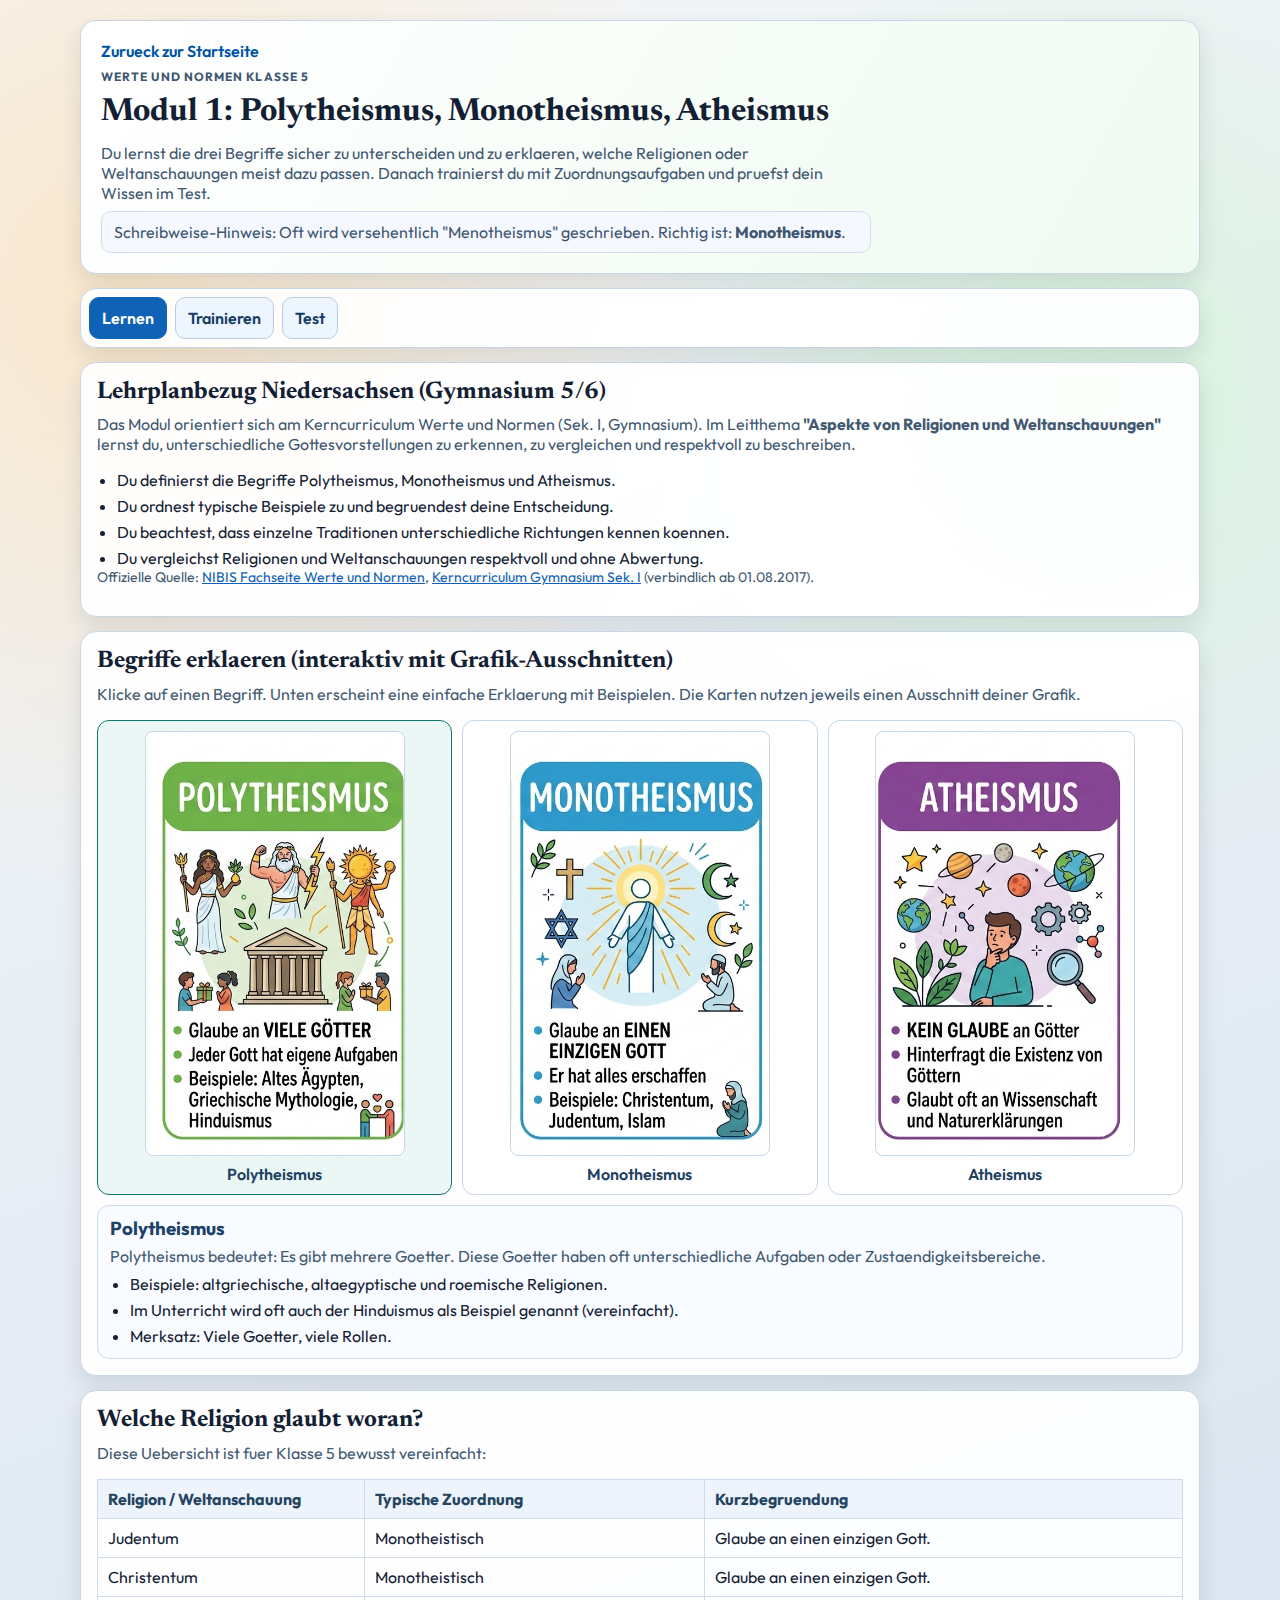
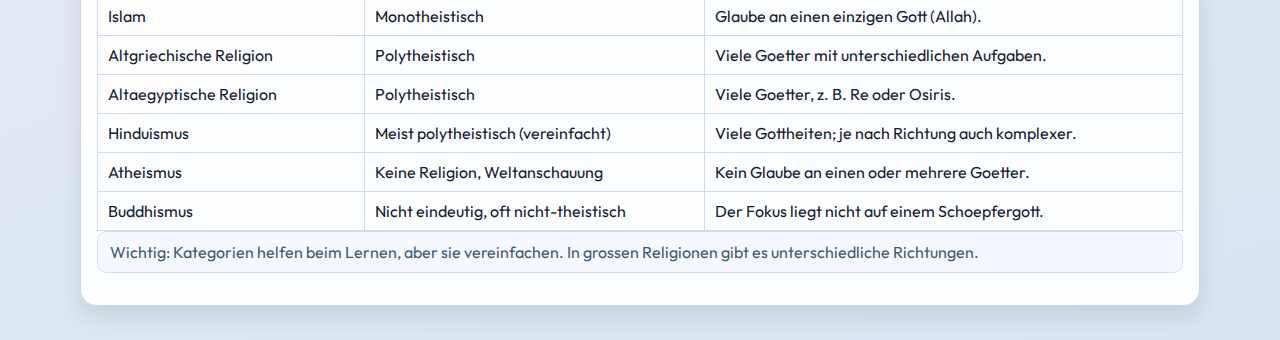
<file: werte-und-normen-glaubensrichtungen.html>
<!doctype html>
<html lang="de">
<head>
  <meta charset="UTF-8">
  <meta name="viewport" content="width=device-width, initial-scale=1.0">
  <title>Werte und Normen - Modul 1 Gottesvorstellungen</title>
  <link rel="icon" type="image/svg+xml" href="assets/tab-logo.svg">
  <link rel="preconnect" href="https://fonts.googleapis.com">
  <link rel="preconnect" href="https://fonts.gstatic.com" crossorigin>
  <link href="https://fonts.googleapis.com/css2?family=Outfit:wght@400;500;700&family=Newsreader:opsz,wght@6..72,600&display=swap" rel="stylesheet">
  <link rel="stylesheet" href="styles.css">
  <link rel="stylesheet" href="werte-und-normen-glaubensrichtungen.css">
</head>
<body>
  <main class="wn-page">
    <header class="wn-hero">
      <a class="back-link" href="index.html">Zurueck zur Startseite</a>
      <p class="wn-tag">Werte und Normen Klasse 5</p>
      <h1>Modul 1: Polytheismus, Monotheismus, Atheismus</h1>
      <p>
        Du lernst die drei Begriffe sicher zu unterscheiden und zu erklaeren, welche
        Religionen oder Weltanschauungen meist dazu passen.
        Danach trainierst du mit Zuordnungsaufgaben und pruefst dein Wissen im Test.
      </p>
      <p class="wn-note">
        Schreibweise-Hinweis: Oft wird versehentlich "Menotheismus" geschrieben.
        Richtig ist: <strong>Monotheismus</strong>.
      </p>
    </header>

    <nav class="wn-nav" aria-label="Modulnavigation">
      <button class="wn-tab-btn is-active" type="button" data-tab="lernen">Lernen</button>
      <button class="wn-tab-btn" type="button" data-tab="trainieren">Trainieren</button>
      <button class="wn-tab-btn" type="button" data-tab="test">Test</button>
    </nav>

    <section id="tab-lernen" class="wn-tab is-active">
      <article class="wn-card">
        <h2>Lehrplanbezug Niedersachsen (Gymnasium 5/6)</h2>
        <p>
          Das Modul orientiert sich am Kerncurriculum Werte und Normen (Sek. I, Gymnasium).
          Im Leitthema <strong>"Aspekte von Religionen und Weltanschauungen"</strong>
          lernst du, unterschiedliche Gottesvorstellungen zu erkennen, zu vergleichen und
          respektvoll zu beschreiben.
        </p>
        <ul class="wn-list">
          <li>Du definierst die Begriffe Polytheismus, Monotheismus und Atheismus.</li>
          <li>Du ordnest typische Beispiele zu und begruendest deine Entscheidung.</li>
          <li>Du beachtest, dass einzelne Traditionen unterschiedliche Richtungen kennen koennen.</li>
          <li>Du vergleichst Religionen und Weltanschauungen respektvoll und ohne Abwertung.</li>
        </ul>
        <p class="wn-source-note">
          Offizielle Quelle:
          <a href="https://nibis.de/werte-und-normen_8045" target="_blank" rel="noreferrer noopener">NIBIS Fachseite Werte und Normen</a>,
          <a href="https://cuvo.nibis.de/cuvo.php?p=download&upload=3373" target="_blank" rel="noreferrer noopener">Kerncurriculum Gymnasium Sek. I</a>
          (verbindlich ab 01.08.2017).
        </p>
      </article>

      <article class="wn-card">
        <h2>Begriffe erklaeren (interaktiv mit Grafik-Ausschnitten)</h2>
        <p>
          Klicke auf einen Begriff. Unten erscheint eine einfache Erklaerung mit Beispielen.
          Die Karten nutzen jeweils einen Ausschnitt deiner Grafik.
        </p>
        <div class="wn-type-grid">
          <button class="wn-type-btn is-active" type="button" data-type="poly">
            <span class="wn-preview wn-preview-poly" aria-hidden="true"></span>
            <span>Polytheismus</span>
          </button>
          <button class="wn-type-btn" type="button" data-type="mono">
            <span class="wn-preview wn-preview-mono" aria-hidden="true"></span>
            <span>Monotheismus</span>
          </button>
          <button class="wn-type-btn" type="button" data-type="athe">
            <span class="wn-preview wn-preview-athe" aria-hidden="true"></span>
            <span>Atheismus</span>
          </button>
        </div>

        <div class="wn-detail-box">
          <h3 id="wnTypeDetailTitle"></h3>
          <p id="wnTypeDetailText"></p>
          <ul id="wnTypeDetailList" class="wn-list"></ul>
        </div>
      </article>

      <article class="wn-card">
        <h2>Welche Religion glaubt woran?</h2>
        <p>Diese Uebersicht ist fuer Klasse 5 bewusst vereinfacht:</p>
        <div class="wn-table-wrap">
          <table class="wn-table">
            <thead>
              <tr>
                <th>Religion / Weltanschauung</th>
                <th>Typische Zuordnung</th>
                <th>Kurzbegruendung</th>
              </tr>
            </thead>
            <tbody>
              <tr>
                <td>Judentum</td>
                <td>Monotheistisch</td>
                <td>Glaube an einen einzigen Gott.</td>
              </tr>
              <tr>
                <td>Christentum</td>
                <td>Monotheistisch</td>
                <td>Glaube an einen einzigen Gott.</td>
              </tr>
              <tr>
                <td>Islam</td>
                <td>Monotheistisch</td>
                <td>Glaube an einen einzigen Gott (Allah).</td>
              </tr>
              <tr>
                <td>Altgriechische Religion</td>
                <td>Polytheistisch</td>
                <td>Viele Goetter mit unterschiedlichen Aufgaben.</td>
              </tr>
              <tr>
                <td>Altaegyptische Religion</td>
                <td>Polytheistisch</td>
                <td>Viele Goetter, z. B. Re oder Osiris.</td>
              </tr>
              <tr>
                <td>Hinduismus</td>
                <td>Meist polytheistisch (vereinfacht)</td>
                <td>Viele Gottheiten; je nach Richtung auch komplexer.</td>
              </tr>
              <tr>
                <td>Atheismus</td>
                <td>Keine Religion, Weltanschauung</td>
                <td>Kein Glaube an einen oder mehrere Goetter.</td>
              </tr>
              <tr>
                <td>Buddhismus</td>
                <td>Nicht eindeutig, oft nicht-theistisch</td>
                <td>Der Fokus liegt nicht auf einem Schoepfergott.</td>
              </tr>
            </tbody>
          </table>
        </div>
        <p class="wn-note">
          Wichtig: Kategorien helfen beim Lernen, aber sie vereinfachen.
          In grossen Religionen gibt es unterschiedliche Richtungen.
        </p>
      </article>
    </section>

    <section id="tab-trainieren" class="wn-tab">
      <article class="wn-card">
        <h2>Training A: Zuordnen mit Auswahlfeld</h2>
        <p>
          Ordne Begriffe der passenden Kategorie zu.
          Nutze bei unklaren Faellen die Option "nicht eindeutig / je nach Richtung".
        </p>
        <p class="wn-answer-note">
          Kurzregel: <strong>poly</strong> = viele Goetter, <strong>mono</strong> = ein Gott,
          <strong>athe</strong> = kein Gottesglaube, <strong>nicht eindeutig</strong> = je nach Richtung.
        </p>
        <div class="wn-controls">
          <button id="wnAssignNewRound" type="button">Neue Runde</button>
          <button id="wnAssignCheck" type="button">Pruefen</button>
        </div>
        <div id="wnAssignList" class="wn-task-list"></div>
        <div id="wnAssignFeedback"></div>
      </article>

      <article class="wn-card">
        <h2>Training B: Aussage einordnen</h2>
        <p>
          Lies die Aussage und waehle die passendste Kategorie.
        </p>
        <div class="wn-controls">
          <button id="wnStatementNewRound" type="button">Neue Runde</button>
          <button id="wnStatementCheck" type="button">Pruefen</button>
        </div>
        <div id="wnStatementList" class="wn-task-list"></div>
        <div id="wnStatementFeedback"></div>
      </article>
    </section>

    <section id="tab-test" class="wn-tab">
      <article class="wn-card">
        <h2>Wissens-Test</h2>
        <p>
          10 Fragen, ein Punkt pro richtiger Antwort.
          Bei Fehlern bekommst du eine kurze Erklaerung.
        </p>
        <div class="quiz-controls">
          <button id="wnQuizStart" type="button">Test starten</button>
          <button id="wnQuizNext" type="button" disabled>Naechste Frage</button>
          <p id="wnQuizScore" class="score">Punkte: 0 / 10</p>
        </div>
        <div class="quiz-box">
          <p id="wnQuizStatus" class="quiz-status">Test noch nicht gestartet.</p>
          <h3 id="wnQuizPrompt">Klicke auf "Test starten".</h3>
          <div id="wnQuizAnswers" class="choice-list"></div>
          <div id="wnQuizFeedback"></div>
        </div>
      </article>
    </section>
  </main>

  <script src="werte-und-normen-glaubensrichtungen.js"></script>
</body>
</html>
</file>
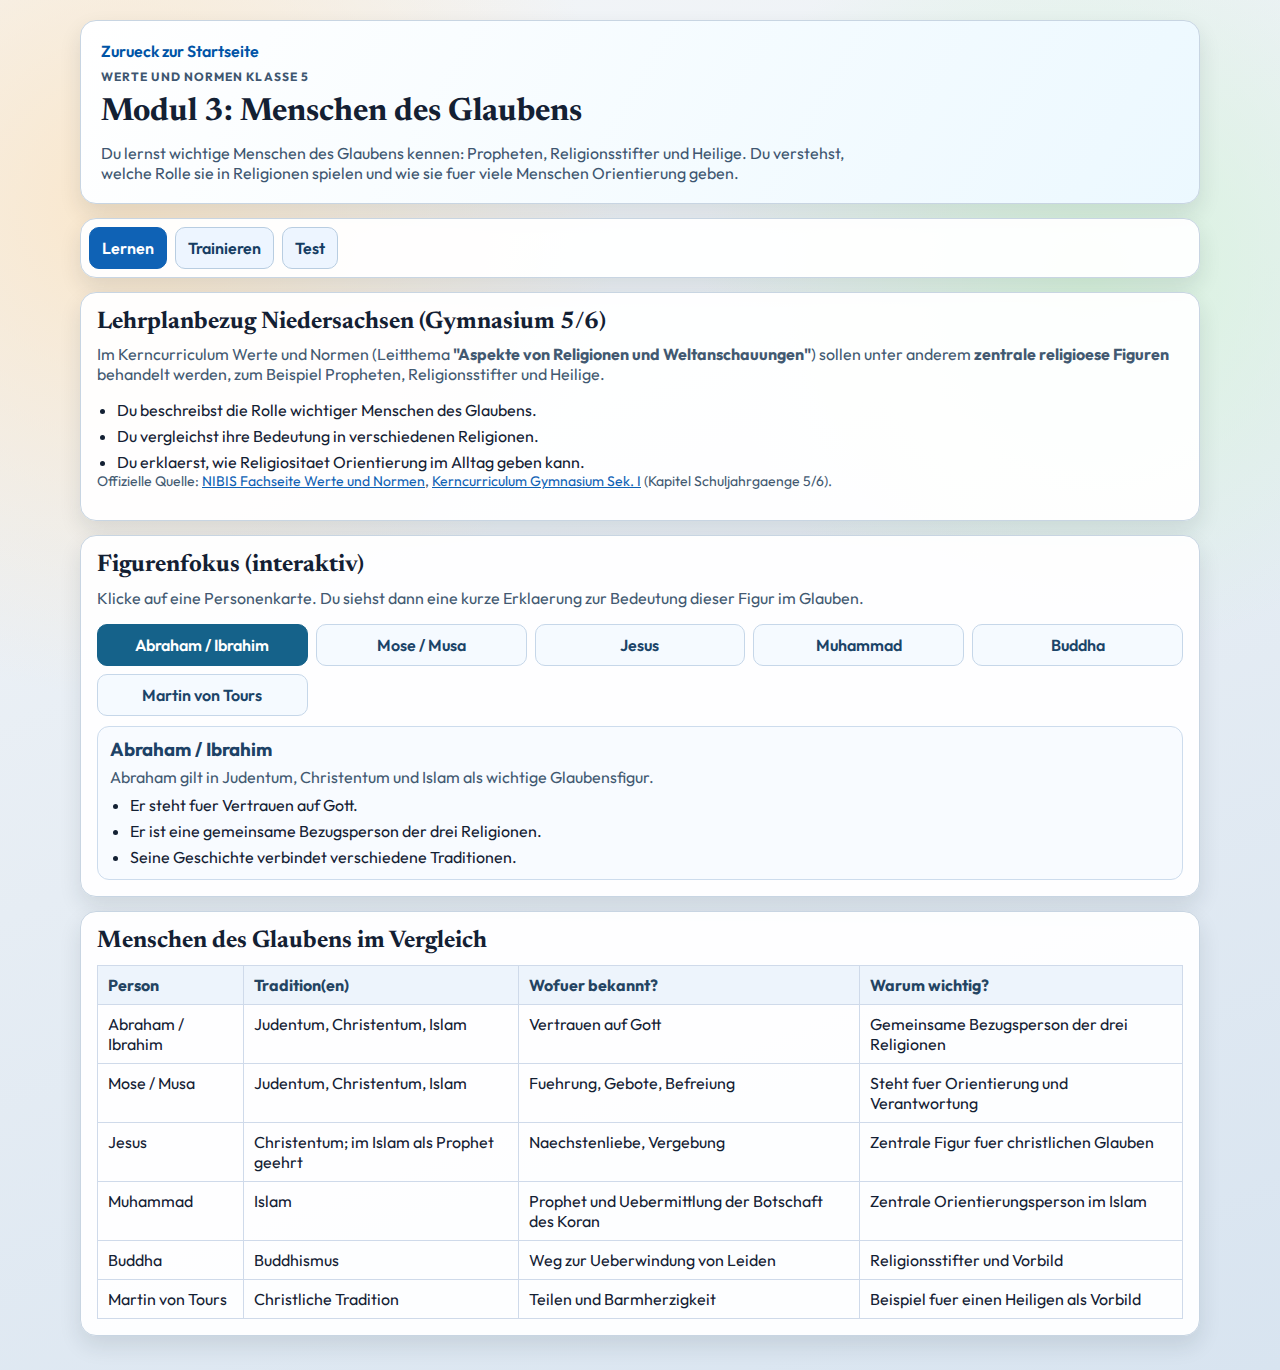
<file: werte-und-normen-menschen-des-glaubens.html>
<!doctype html>
<html lang="de">
<head>
  <meta charset="UTF-8">
  <meta name="viewport" content="width=device-width, initial-scale=1.0">
  <title>Werte und Normen - Modul 3 Menschen des Glaubens</title>
  <link rel="icon" type="image/svg+xml" href="assets/tab-logo.svg">
  <link rel="preconnect" href="https://fonts.googleapis.com">
  <link rel="preconnect" href="https://fonts.gstatic.com" crossorigin>
  <link href="https://fonts.googleapis.com/css2?family=Outfit:wght@400;500;700&family=Newsreader:opsz,wght@6..72,600&display=swap" rel="stylesheet">
  <link rel="stylesheet" href="styles.css">
  <link rel="stylesheet" href="werte-und-normen-menschen-des-glaubens.css">
</head>
<body>
  <main class="mg-page">
    <header class="mg-hero">
      <a class="back-link" href="index.html">Zurueck zur Startseite</a>
      <p class="mg-tag">Werte und Normen Klasse 5</p>
      <h1>Modul 3: Menschen des Glaubens</h1>
      <p>
        Du lernst wichtige Menschen des Glaubens kennen: Propheten, Religionsstifter
        und Heilige. Du verstehst, welche Rolle sie in Religionen spielen und wie sie
        fuer viele Menschen Orientierung geben.
      </p>
    </header>

    <nav class="mg-nav" aria-label="Modulnavigation">
      <button class="mg-tab-btn is-active" type="button" data-tab="lernen">Lernen</button>
      <button class="mg-tab-btn" type="button" data-tab="trainieren">Trainieren</button>
      <button class="mg-tab-btn" type="button" data-tab="test">Test</button>
    </nav>

    <section id="tab-lernen" class="mg-tab is-active">
      <article class="mg-card">
        <h2>Lehrplanbezug Niedersachsen (Gymnasium 5/6)</h2>
        <p>
          Im Kerncurriculum Werte und Normen (Leitthema
          <strong>"Aspekte von Religionen und Weltanschauungen"</strong>)
          sollen unter anderem <strong>zentrale religioese Figuren</strong> behandelt werden,
          zum Beispiel Propheten, Religionsstifter und Heilige.
        </p>
        <ul class="mg-list">
          <li>Du beschreibst die Rolle wichtiger Menschen des Glaubens.</li>
          <li>Du vergleichst ihre Bedeutung in verschiedenen Religionen.</li>
          <li>Du erklaerst, wie Religiositaet Orientierung im Alltag geben kann.</li>
        </ul>
        <p class="mg-source-note">
          Offizielle Quelle:
          <a href="https://nibis.de/werte-und-normen_8045" target="_blank" rel="noreferrer noopener">NIBIS Fachseite Werte und Normen</a>,
          <a href="https://cuvo.nibis.de/index.php?p=download&upload=129" target="_blank" rel="noreferrer noopener">Kerncurriculum Gymnasium Sek. I</a>
          (Kapitel Schuljahrgaenge 5/6).
        </p>
      </article>

      <article class="mg-card">
        <h2>Figurenfokus (interaktiv)</h2>
        <p>
          Klicke auf eine Personenkarte. Du siehst dann eine kurze Erklaerung zur
          Bedeutung dieser Figur im Glauben.
        </p>

        <div class="mg-focus-grid">
          <button class="mg-focus-btn is-active" type="button" data-focus="abraham">Abraham / Ibrahim</button>
          <button class="mg-focus-btn" type="button" data-focus="mose">Mose / Musa</button>
          <button class="mg-focus-btn" type="button" data-focus="jesus">Jesus</button>
          <button class="mg-focus-btn" type="button" data-focus="muhammad">Muhammad</button>
          <button class="mg-focus-btn" type="button" data-focus="buddha">Buddha</button>
          <button class="mg-focus-btn" type="button" data-focus="martin">Martin von Tours</button>
        </div>

        <div class="mg-detail-box">
          <h3 id="mgFocusTitle"></h3>
          <p id="mgFocusText"></p>
          <ul id="mgFocusList" class="mg-list"></ul>
        </div>
      </article>

      <article class="mg-card">
        <h2>Menschen des Glaubens im Vergleich</h2>
        <div class="mg-table-wrap">
          <table class="mg-table">
            <thead>
              <tr>
                <th>Person</th>
                <th>Tradition(en)</th>
                <th>Wofuer bekannt?</th>
                <th>Warum wichtig?</th>
              </tr>
            </thead>
            <tbody>
              <tr>
                <td>Abraham / Ibrahim</td>
                <td>Judentum, Christentum, Islam</td>
                <td>Vertrauen auf Gott</td>
                <td>Gemeinsame Bezugsperson der drei Religionen</td>
              </tr>
              <tr>
                <td>Mose / Musa</td>
                <td>Judentum, Christentum, Islam</td>
                <td>Fuehrung, Gebote, Befreiung</td>
                <td>Steht fuer Orientierung und Verantwortung</td>
              </tr>
              <tr>
                <td>Jesus</td>
                <td>Christentum; im Islam als Prophet geehrt</td>
                <td>Naechstenliebe, Vergebung</td>
                <td>Zentrale Figur fuer christlichen Glauben</td>
              </tr>
              <tr>
                <td>Muhammad</td>
                <td>Islam</td>
                <td>Prophet und Uebermittlung der Botschaft des Koran</td>
                <td>Zentrale Orientierungsperson im Islam</td>
              </tr>
              <tr>
                <td>Buddha</td>
                <td>Buddhismus</td>
                <td>Weg zur Ueberwindung von Leiden</td>
                <td>Religionsstifter und Vorbild</td>
              </tr>
              <tr>
                <td>Martin von Tours</td>
                <td>Christliche Tradition</td>
                <td>Teilen und Barmherzigkeit</td>
                <td>Beispiel fuer einen Heiligen als Vorbild</td>
              </tr>
            </tbody>
          </table>
        </div>
      </article>
    </section>

    <section id="tab-trainieren" class="mg-tab">
      <article class="mg-card">
        <h2>Training A: Aussage zuordnen</h2>
        <p>Ordne jede Aussage der passenden Person zu.</p>
        <div class="mg-controls">
          <button id="mgAssignNewRound" type="button">Neue Runde</button>
          <button id="mgAssignCheck" type="button">Pruefen</button>
        </div>
        <div id="mgAssignList" class="mg-task-list"></div>
        <div id="mgAssignFeedback"></div>
      </article>

      <article class="mg-card">
        <h2>Training B: Passt als Grundidee?</h2>
        <p>Entscheide, ob die Aussage zum Thema "Menschen des Glaubens" passt.</p>
        <div class="mg-controls">
          <button id="mgIdeaNewRound" type="button">Neue Runde</button>
          <button id="mgIdeaCheck" type="button">Pruefen</button>
        </div>
        <div id="mgIdeaList" class="mg-task-list"></div>
        <div id="mgIdeaFeedback"></div>
      </article>
    </section>

    <section id="tab-test" class="mg-tab">
      <article class="mg-card">
        <h2>Wissens-Test</h2>
        <p>10 Fragen mit direkter Rueckmeldung und Punktezaehler.</p>
        <div class="quiz-controls">
          <button id="mgQuizStart" type="button">Test starten</button>
          <button id="mgQuizNext" type="button" disabled>Naechste Frage</button>
          <p id="mgQuizScore" class="score">Punkte: 0 / 10</p>
        </div>
        <div class="quiz-box">
          <p id="mgQuizStatus" class="quiz-status">Test noch nicht gestartet.</p>
          <h3 id="mgQuizPrompt">Klicke auf "Test starten".</h3>
          <div id="mgQuizAnswers" class="choice-list"></div>
          <div id="mgQuizFeedback"></div>
        </div>
      </article>
    </section>
  </main>

  <script src="werte-und-normen-menschen-des-glaubens.js"></script>
</body>
</html>
</file>
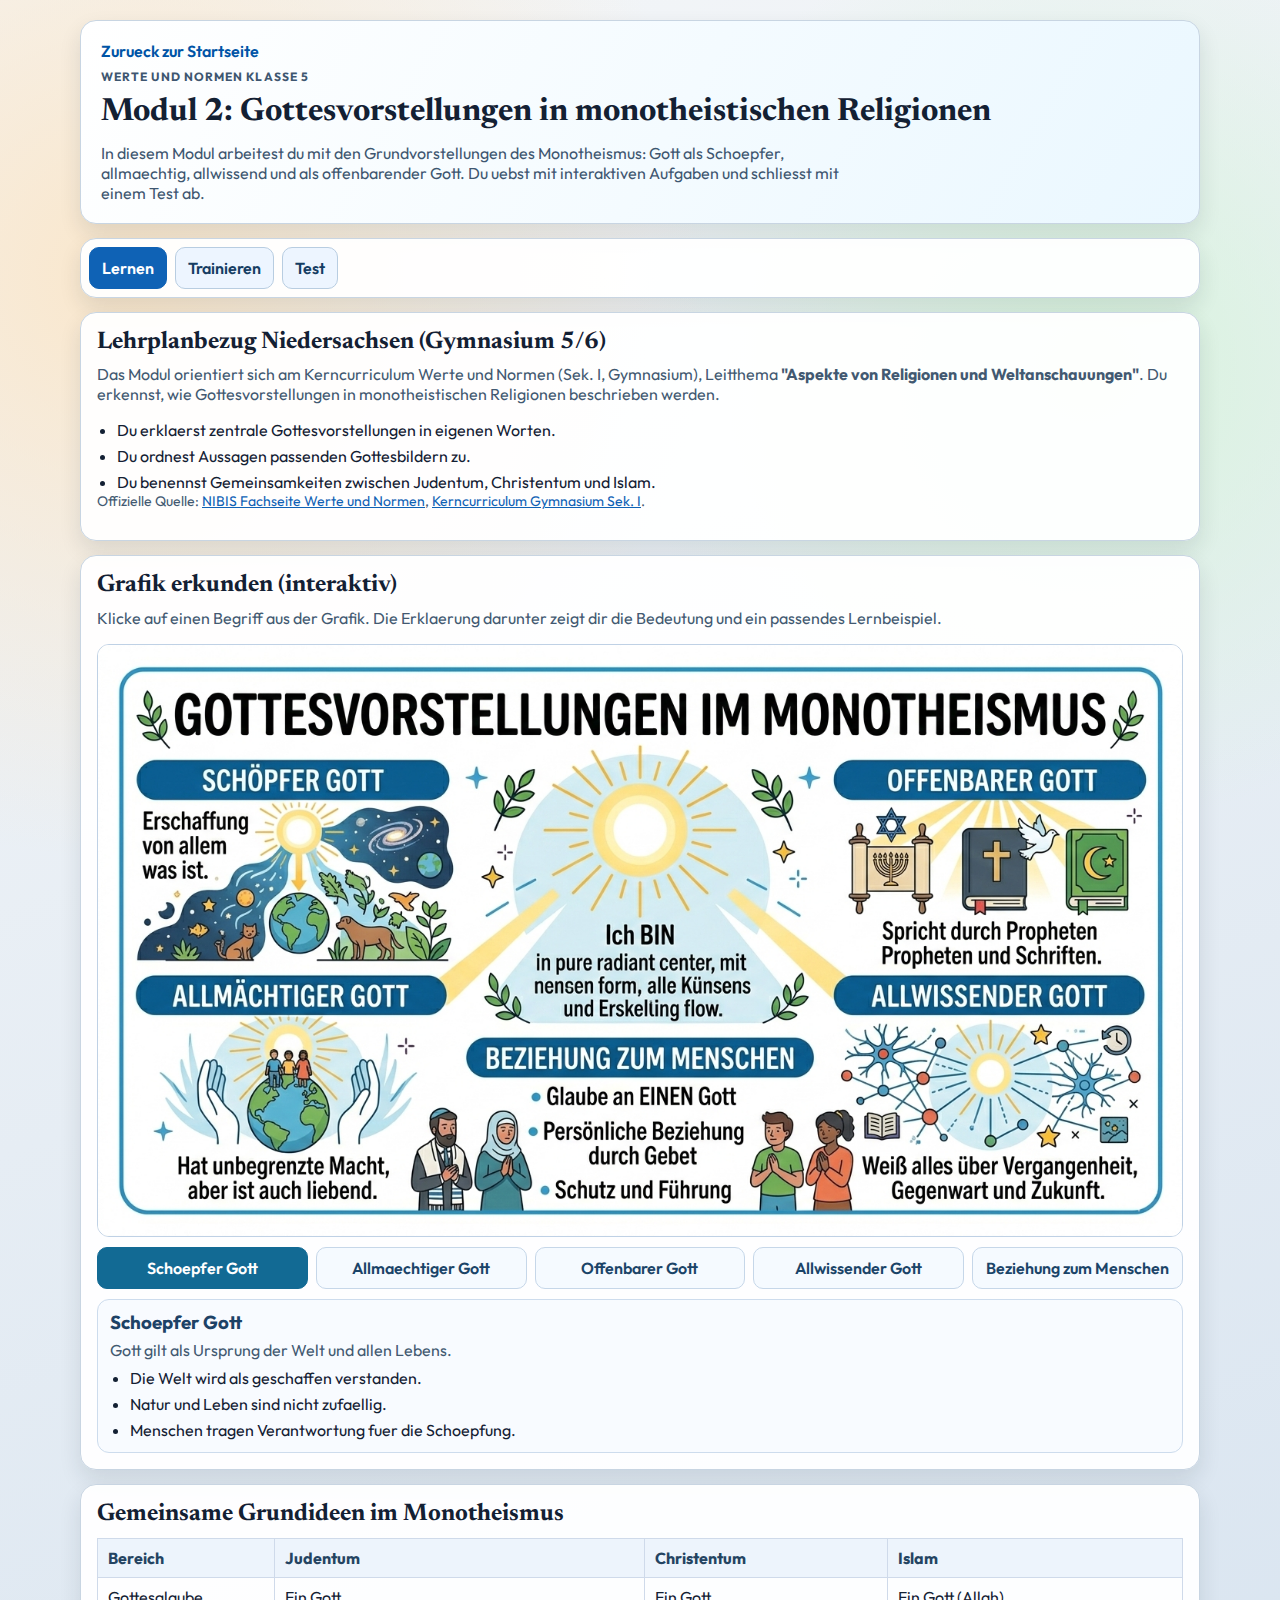
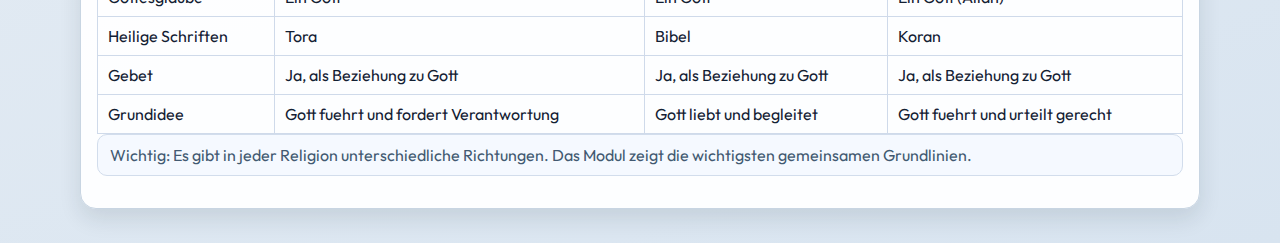
<file: werte-und-normen-monotheistische-gottesvorstellungen.html>
<!doctype html>
<html lang="de">
<head>
  <meta charset="UTF-8">
  <meta name="viewport" content="width=device-width, initial-scale=1.0">
  <title>Werte und Normen - Modul 2 Monotheistische Gottesvorstellungen</title>
  <link rel="icon" type="image/svg+xml" href="assets/tab-logo.svg">
  <link rel="preconnect" href="https://fonts.googleapis.com">
  <link rel="preconnect" href="https://fonts.gstatic.com" crossorigin>
  <link href="https://fonts.googleapis.com/css2?family=Outfit:wght@400;500;700&family=Newsreader:opsz,wght@6..72,600&display=swap" rel="stylesheet">
  <link rel="stylesheet" href="styles.css">
  <link rel="stylesheet" href="werte-und-normen-monotheistische-gottesvorstellungen.css">
</head>
<body>
  <main class="wm-page">
    <header class="wm-hero">
      <a class="back-link" href="index.html">Zurueck zur Startseite</a>
      <p class="wm-tag">Werte und Normen Klasse 5</p>
      <h1>Modul 2: Gottesvorstellungen in monotheistischen Religionen</h1>
      <p>
        In diesem Modul arbeitest du mit den Grundvorstellungen des Monotheismus:
        Gott als Schoepfer, allmaechtig, allwissend und als offenbarender Gott.
        Du uebst mit interaktiven Aufgaben und schliesst mit einem Test ab.
      </p>
    </header>

    <nav class="wm-nav" aria-label="Modulnavigation">
      <button class="wm-tab-btn is-active" type="button" data-tab="lernen">Lernen</button>
      <button class="wm-tab-btn" type="button" data-tab="trainieren">Trainieren</button>
      <button class="wm-tab-btn" type="button" data-tab="test">Test</button>
    </nav>

    <section id="tab-lernen" class="wm-tab is-active">
      <article class="wm-card">
        <h2>Lehrplanbezug Niedersachsen (Gymnasium 5/6)</h2>
        <p>
          Das Modul orientiert sich am Kerncurriculum Werte und Normen (Sek. I, Gymnasium),
          Leitthema <strong>"Aspekte von Religionen und Weltanschauungen"</strong>.
          Du erkennst, wie Gottesvorstellungen in monotheistischen Religionen beschrieben werden.
        </p>
        <ul class="wm-list">
          <li>Du erklaerst zentrale Gottesvorstellungen in eigenen Worten.</li>
          <li>Du ordnest Aussagen passenden Gottesbildern zu.</li>
          <li>Du benennst Gemeinsamkeiten zwischen Judentum, Christentum und Islam.</li>
        </ul>
        <p class="wm-source-note">
          Offizielle Quelle:
          <a href="https://nibis.de/werte-und-normen_8045" target="_blank" rel="noreferrer noopener">NIBIS Fachseite Werte und Normen</a>,
          <a href="https://cuvo.nibis.de/cuvo.php?p=download&upload=3373" target="_blank" rel="noreferrer noopener">Kerncurriculum Gymnasium Sek. I</a>.
        </p>
      </article>

      <article class="wm-card">
        <h2>Grafik erkunden (interaktiv)</h2>
        <p>
          Klicke auf einen Begriff aus der Grafik.
          Die Erklaerung darunter zeigt dir die Bedeutung und ein passendes Lernbeispiel.
        </p>
        <figure class="wm-figure">
          <img src="Gemini_Generated_Image_u42kk3u42kk3u42k.png" alt="Schaubild zu Gottesvorstellungen im Monotheismus">
        </figure>

        <div class="wm-focus-grid">
          <button class="wm-focus-btn is-active" type="button" data-focus="schoepfer">Schoepfer Gott</button>
          <button class="wm-focus-btn" type="button" data-focus="allmaechtig">Allmaechtiger Gott</button>
          <button class="wm-focus-btn" type="button" data-focus="offenbarer">Offenbarer Gott</button>
          <button class="wm-focus-btn" type="button" data-focus="allwissend">Allwissender Gott</button>
          <button class="wm-focus-btn" type="button" data-focus="beziehung">Beziehung zum Menschen</button>
        </div>

        <div class="wm-detail-box">
          <h3 id="wmFocusTitle"></h3>
          <p id="wmFocusText"></p>
          <ul id="wmFocusList" class="wm-list"></ul>
        </div>
      </article>

      <article class="wm-card">
        <h2>Gemeinsame Grundideen im Monotheismus</h2>
        <div class="wm-table-wrap">
          <table class="wm-table">
            <thead>
              <tr>
                <th>Bereich</th>
                <th>Judentum</th>
                <th>Christentum</th>
                <th>Islam</th>
              </tr>
            </thead>
            <tbody>
              <tr>
                <td>Gottesglaube</td>
                <td>Ein Gott</td>
                <td>Ein Gott</td>
                <td>Ein Gott (Allah)</td>
              </tr>
              <tr>
                <td>Heilige Schriften</td>
                <td>Tora</td>
                <td>Bibel</td>
                <td>Koran</td>
              </tr>
              <tr>
                <td>Gebet</td>
                <td>Ja, als Beziehung zu Gott</td>
                <td>Ja, als Beziehung zu Gott</td>
                <td>Ja, als Beziehung zu Gott</td>
              </tr>
              <tr>
                <td>Grundidee</td>
                <td>Gott fuehrt und fordert Verantwortung</td>
                <td>Gott liebt und begleitet</td>
                <td>Gott fuehrt und urteilt gerecht</td>
              </tr>
            </tbody>
          </table>
        </div>
        <p class="wm-note">
          Wichtig: Es gibt in jeder Religion unterschiedliche Richtungen.
          Das Modul zeigt die wichtigsten gemeinsamen Grundlinien.
        </p>
      </article>
    </section>

    <section id="tab-trainieren" class="wm-tab">
      <article class="wm-card">
        <h2>Training A: Aussage passend zuordnen</h2>
        <p>Ordne jede Aussage einer Gottesvorstellung zu.</p>
        <div class="wm-controls">
          <button id="wmAssignNewRound" type="button">Neue Runde</button>
          <button id="wmAssignCheck" type="button">Pruefen</button>
        </div>
        <div id="wmAssignList" class="wm-task-list"></div>
        <div id="wmAssignFeedback"></div>
      </article>

      <article class="wm-card">
        <h2>Training B: Trifft die Grundidee zu?</h2>
        <p>Entscheide, ob die Aussage als gemeinsame Grundidee zum Monotheismus passt.</p>
        <div class="wm-controls">
          <button id="wmCommonNewRound" type="button">Neue Runde</button>
          <button id="wmCommonCheck" type="button">Pruefen</button>
        </div>
        <div id="wmCommonList" class="wm-task-list"></div>
        <div id="wmCommonFeedback"></div>
      </article>
    </section>

    <section id="tab-test" class="wm-tab">
      <article class="wm-card">
        <h2>Wissens-Test</h2>
        <p>10 Fragen mit direkter Rueckmeldung und Punktezaehler.</p>
        <div class="quiz-controls">
          <button id="wmQuizStart" type="button">Test starten</button>
          <button id="wmQuizNext" type="button" disabled>Naechste Frage</button>
          <p id="wmQuizScore" class="score">Punkte: 0 / 10</p>
        </div>
        <div class="quiz-box">
          <p id="wmQuizStatus" class="quiz-status">Test noch nicht gestartet.</p>
          <h3 id="wmQuizPrompt">Klicke auf "Test starten".</h3>
          <div id="wmQuizAnswers" class="choice-list"></div>
          <div id="wmQuizFeedback"></div>
        </div>
      </article>
    </section>
  </main>

  <script src="werte-und-normen-monotheistische-gottesvorstellungen.js"></script>
</body>
</html>
</file>
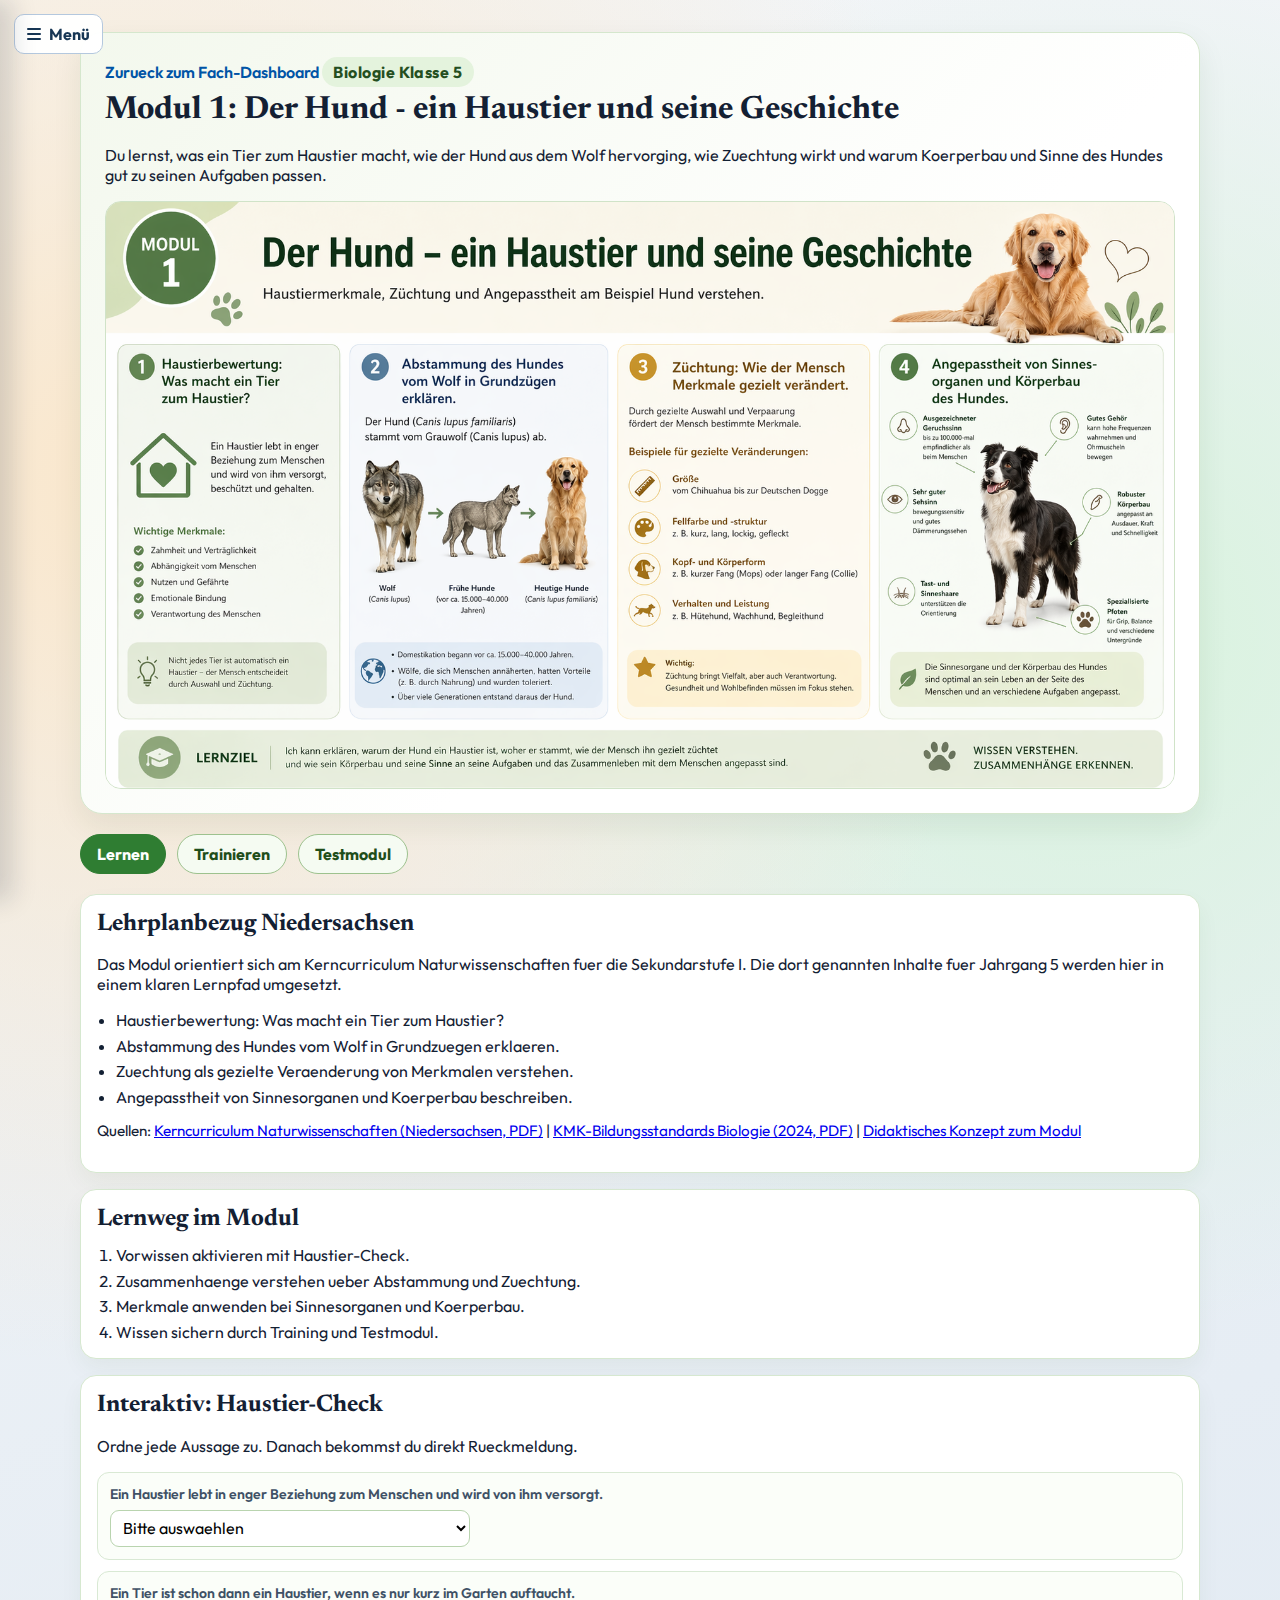
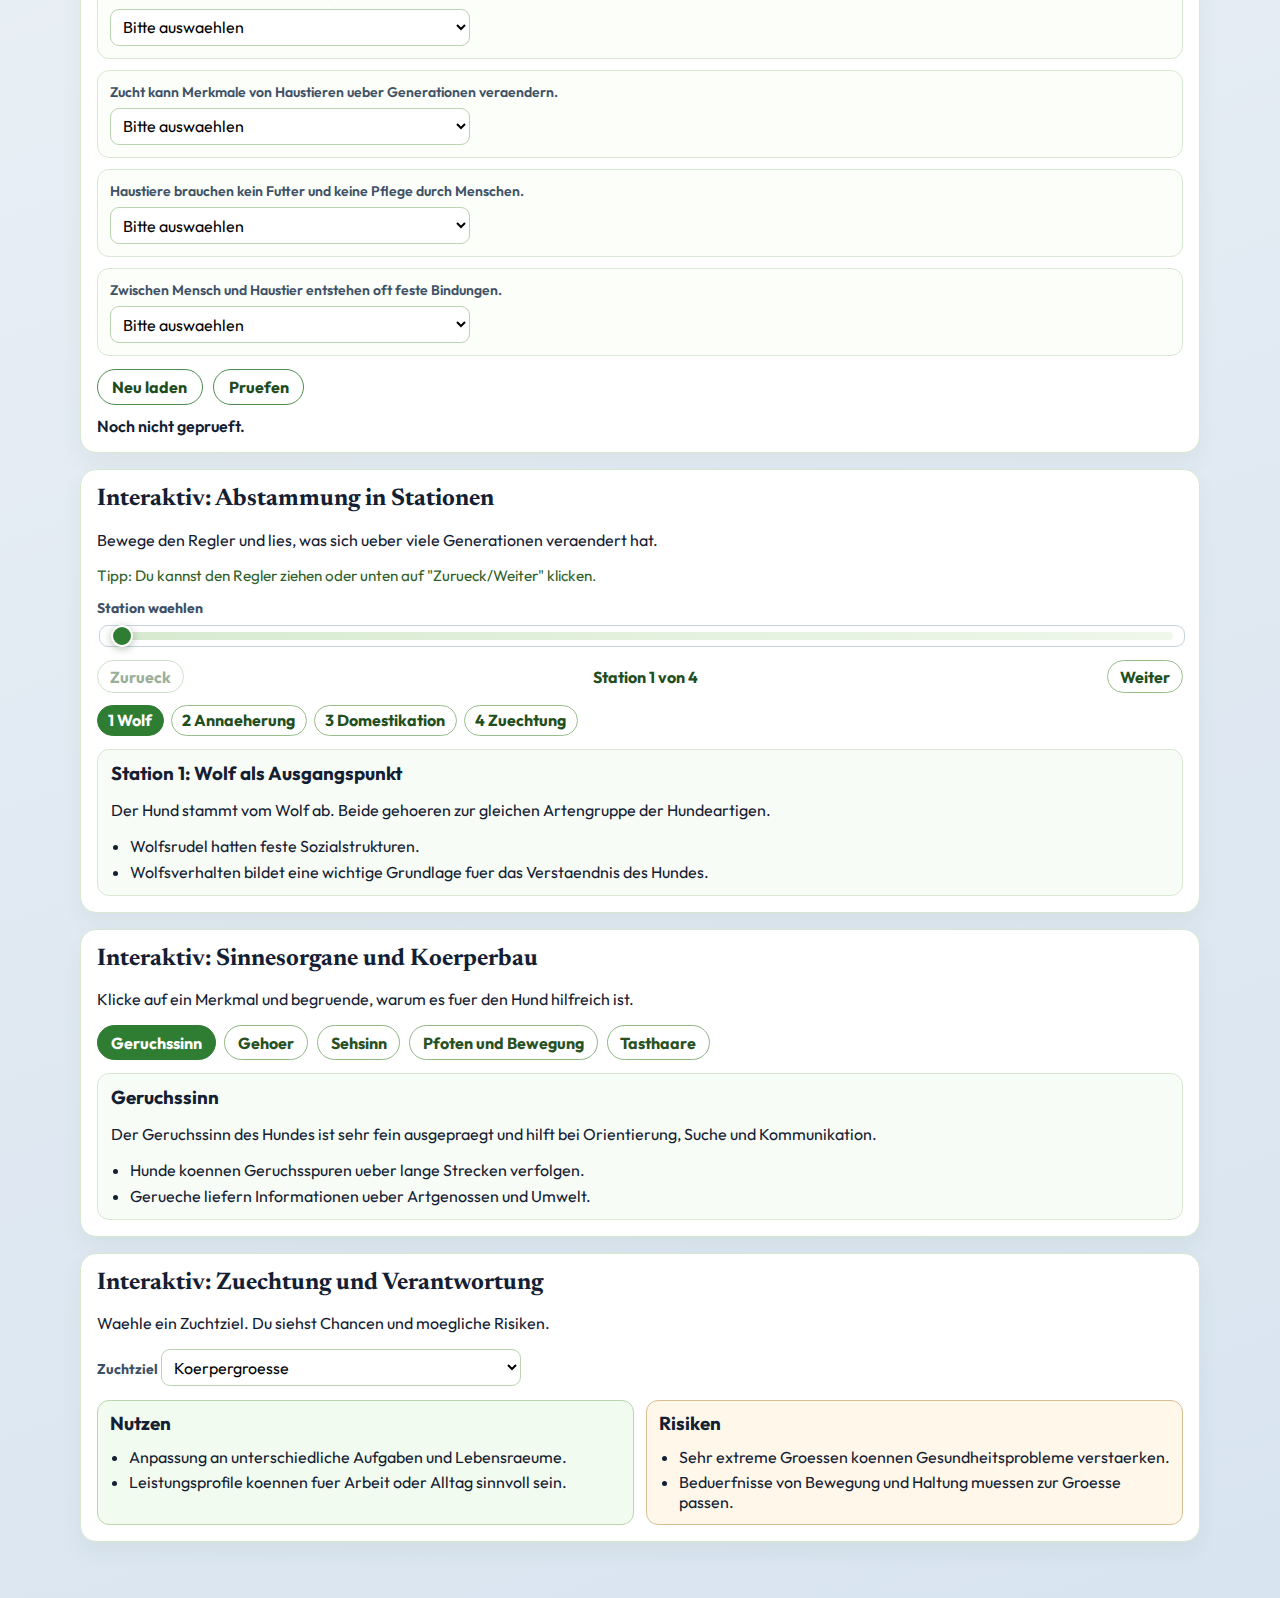
<file: subjects/biologie/der-hund-ein-haustier-und-seine-geschichte/biologie-der-hund.html>
<!doctype html>
<html lang="de">
<head>
  <meta charset="UTF-8">
  <meta name="viewport" content="width=device-width, initial-scale=1.0">
  <title>Biologie - Modul 1: Der Hund</title>
  <link rel="icon" type="image/svg+xml" href="../../../assets/tab-logo.svg">
  <link rel="preconnect" href="https://fonts.googleapis.com">
  <link rel="preconnect" href="https://fonts.gstatic.com" crossorigin>
  <link href="https://fonts.googleapis.com/css2?family=Outfit:wght@400;500;700&family=Newsreader:opsz,wght@6..72,600&display=swap" rel="stylesheet">
  <link rel="stylesheet" href="../../../styles.css">
  <link rel="stylesheet" href="biologie-der-hund.css">
</head>
<body>
  <main class="bdh-page">
    <header class="bdh-hero">
      <a class="back-link" href="../../../subject-dashboard.html?subject=Biologie">Zurueck zum Fach-Dashboard</a>
      <p class="bdh-tag">Biologie Klasse 5</p>
      <h1>Modul 1: Der Hund - ein Haustier und seine Geschichte</h1>
      <p>
        Du lernst, was ein Tier zum Haustier macht, wie der Hund aus dem Wolf hervorging,
        wie Zuechtung wirkt und warum Koerperbau und Sinne des Hundes gut zu seinen Aufgaben passen.
      </p>
      <figure class="bdh-image-frame">
        <img src="biologie-der-hund-uebersicht.png" alt="Uebersichtsgrafik zum Biologie Modul Der Hund">
      </figure>
    </header>

    <nav class="bdh-nav" aria-label="Modulnavigation">
      <button class="bdh-tab-btn is-active" type="button" data-tab="lernen">Lernen</button>
      <button class="bdh-tab-btn" type="button" data-tab="trainieren">Trainieren</button>
      <button class="bdh-tab-btn" type="button" data-tab="test">Testmodul</button>
    </nav>

    <section id="tab-lernen" class="bdh-tab is-active">
      <article class="bdh-card">
        <h2>Lehrplanbezug Niedersachsen</h2>
        <p>
          Das Modul orientiert sich am Kerncurriculum Naturwissenschaften fuer die Sekundarstufe I.
          Die dort genannten Inhalte fuer Jahrgang 5 werden hier in einem klaren Lernpfad umgesetzt.
        </p>
        <ul class="bdh-list">
          <li>Haustierbewertung: Was macht ein Tier zum Haustier?</li>
          <li>Abstammung des Hundes vom Wolf in Grundzuegen erklaeren.</li>
          <li>Zuechtung als gezielte Veraenderung von Merkmalen verstehen.</li>
          <li>Angepasstheit von Sinnesorganen und Koerperbau beschreiben.</li>
        </ul>
        <p class="bdh-source-note">
          Quellen:
          <a href="https://cuvo.nibis.de/index.php?p=download&upload=18" target="_blank" rel="noopener noreferrer">Kerncurriculum Naturwissenschaften (Niedersachsen, PDF)</a>
          |
          <a href="https://cuvo.nibis.de/index.php?p=download&upload=453" target="_blank" rel="noopener noreferrer">KMK-Bildungsstandards Biologie (2024, PDF)</a>
          |
          <a href="didaktisches-konzept.md" target="_blank" rel="noopener noreferrer">Didaktisches Konzept zum Modul</a>
        </p>
      </article>

      <article class="bdh-card">
        <h2>Lernweg im Modul</h2>
        <ol class="bdh-list bdh-list-numbered">
          <li>Vorwissen aktivieren mit Haustier-Check.</li>
          <li>Zusammenhaenge verstehen ueber Abstammung und Zuechtung.</li>
          <li>Merkmale anwenden bei Sinnesorganen und Koerperbau.</li>
          <li>Wissen sichern durch Training und Testmodul.</li>
        </ol>
      </article>

      <article class="bdh-card">
        <h2>Interaktiv: Haustier-Check</h2>
        <p>Ordne jede Aussage zu. Danach bekommst du direkt Rueckmeldung.</p>
        <div id="bdhPetCheckList" class="bdh-task-list"></div>
        <div class="bdh-controls">
          <button id="bdhPetCheckReset" type="button">Neu laden</button>
          <button id="bdhPetCheckCheck" type="button">Pruefen</button>
        </div>
        <p id="bdhPetCheckFeedback" class="bdh-feedback">Noch nicht geprueft.</p>
      </article>

      <article class="bdh-card">
        <h2>Interaktiv: Abstammung in Stationen</h2>
        <p>Bewege den Regler und lies, was sich ueber viele Generationen veraendert hat.</p>
        <p class="bdh-timeline-help">Tipp: Du kannst den Regler ziehen oder unten auf "Zurueck/Weiter" klicken.</p>
        <label class="bdh-slider-label" for="bdhTimelineSlider">Station waehlen</label>
        <input id="bdhTimelineSlider" class="bdh-slider" type="range" min="0" max="3" step="1" value="0">
        <div class="bdh-timeline-toolbar">
          <button id="bdhTimelinePrev" class="bdh-timeline-nav-btn" type="button">Zurueck</button>
          <p id="bdhTimelineProgress" class="bdh-timeline-progress" aria-live="polite">Station 1 von 4</p>
          <button id="bdhTimelineNext" class="bdh-timeline-nav-btn" type="button">Weiter</button>
        </div>
        <div class="bdh-timeline-steps" aria-label="Station direkt waehlen">
          <button class="bdh-timeline-step is-active" type="button" data-timeline-index="0">1 Wolf</button>
          <button class="bdh-timeline-step" type="button" data-timeline-index="1">2 Annaeherung</button>
          <button class="bdh-timeline-step" type="button" data-timeline-index="2">3 Domestikation</button>
          <button class="bdh-timeline-step" type="button" data-timeline-index="3">4 Zuechtung</button>
        </div>
        <div class="bdh-detail-box">
          <h3 id="bdhTimelineTitle"></h3>
          <p id="bdhTimelineText"></p>
          <ul id="bdhTimelineFacts" class="bdh-list"></ul>
        </div>
      </article>

      <article class="bdh-card">
        <h2>Interaktiv: Sinnesorgane und Koerperbau</h2>
        <p>Klicke auf ein Merkmal und begruende, warum es fuer den Hund hilfreich ist.</p>
        <div class="bdh-chip-group">
          <button class="bdh-chip is-active" type="button" data-sense="geruch">Geruchssinn</button>
          <button class="bdh-chip" type="button" data-sense="gehoer">Gehoer</button>
          <button class="bdh-chip" type="button" data-sense="sehen">Sehsinn</button>
          <button class="bdh-chip" type="button" data-sense="pfoten">Pfoten und Bewegung</button>
          <button class="bdh-chip" type="button" data-sense="tasthaare">Tasthaare</button>
        </div>
        <div class="bdh-detail-box">
          <h3 id="bdhSenseTitle"></h3>
          <p id="bdhSenseText"></p>
          <ul id="bdhSenseFacts" class="bdh-list"></ul>
        </div>
      </article>

      <article class="bdh-card">
        <h2>Interaktiv: Zuechtung und Verantwortung</h2>
        <p>Waehle ein Zuchtziel. Du siehst Chancen und moegliche Risiken.</p>
        <label for="bdhBreedGoal" class="bdh-slider-label">Zuchtziel</label>
        <select id="bdhBreedGoal" class="bdh-select">
          <option value="groesse">Koerpergroesse</option>
          <option value="fell">Fellfarbe und Fellstruktur</option>
          <option value="kopf">Kopf- und Koerperform</option>
          <option value="verhalten">Verhalten und Leistung</option>
        </select>
        <div class="bdh-dual-grid">
          <div class="bdh-note-box">
            <h3 id="bdhBreedChanceTitle">Nutzen</h3>
            <ul id="bdhBreedChanceList" class="bdh-list"></ul>
          </div>
          <div class="bdh-note-box bdh-note-box-warning">
            <h3 id="bdhBreedRiskTitle">Risiken</h3>
            <ul id="bdhBreedRiskList" class="bdh-list"></ul>
          </div>
        </div>
      </article>
    </section>

    <section id="tab-trainieren" class="bdh-tab">
      <article class="bdh-card">
        <h2>Training (neu generierbar)</h2>
        <p>Erzeuge neue Aufgaben und pruefe dein Wissen selbststaendig.</p>
        <div class="bdh-train-grid">
          <label>
            Anzahl Aufgaben
            <select id="bdhTrainCount" class="bdh-select">
              <option value="6">6</option>
              <option value="10" selected>10</option>
              <option value="12">12</option>
            </select>
          </label>
        </div>
        <div class="bdh-controls">
          <button id="bdhTrainGenerate" type="button">Aufgaben erstellen</button>
          <button id="bdhTrainCheck" type="button">Pruefen</button>
        </div>
        <div id="bdhTrainList" class="bdh-task-list"></div>
        <p id="bdhTrainFeedback" class="bdh-feedback">Noch keine Aufgaben erzeugt.</p>
      </article>
    </section>

    <section id="tab-test" class="bdh-tab">
      <article class="bdh-card">
        <h2>Testmodul</h2>
        <p>10 dynamische Fragen in wechselnder Reihenfolge.</p>
        <div class="bdh-controls">
          <button id="bdhTestStart" type="button">Test starten</button>
          <button id="bdhTestNext" type="button" disabled>Naechste Frage</button>
          <p id="bdhTestScore" class="bdh-score">Punkte: 0 / 10</p>
        </div>
        <div class="bdh-quiz-box">
          <p id="bdhTestStatus" class="bdh-feedback">Test noch nicht gestartet.</p>
          <h3 id="bdhTestPrompt">Klicke auf "Test starten".</h3>
          <div id="bdhTestAnswers" class="bdh-choice-list"></div>
          <p id="bdhTestFeedback" class="bdh-feedback"></p>
        </div>
      </article>
    </section>
  </main>

  <script src="biologie-der-hund.js"></script>
  <script src="../../../global-menu.js"></script>
</body>
</html>
</file>
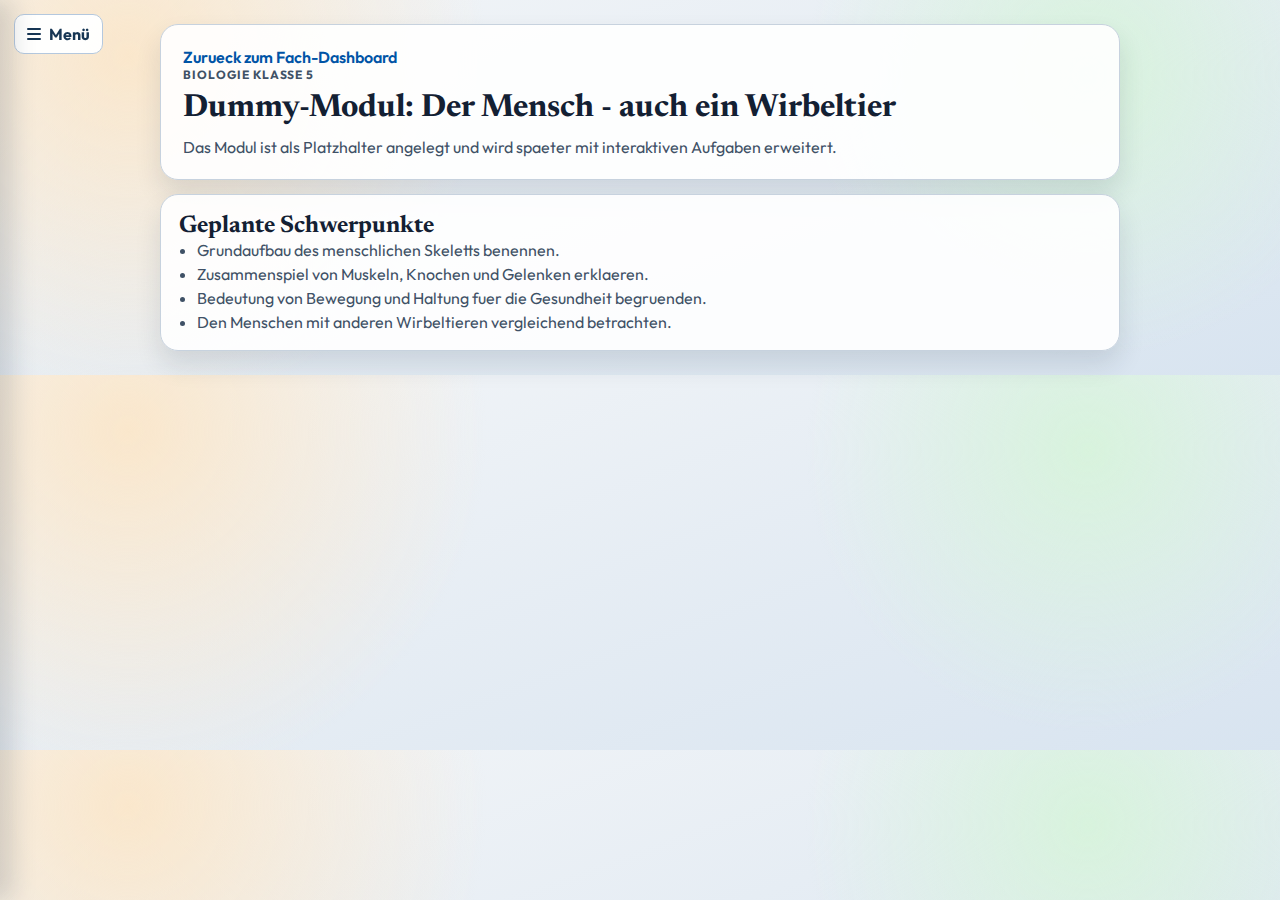
<file: subjects/biologie/der-mensch-auch-ein-wirbeltier/biologie-der-mensch-wirbeltier.html>
<!doctype html>
<html lang="de">
<head>
  <meta charset="UTF-8">
  <meta name="viewport" content="width=device-width, initial-scale=1.0">
  <title>Biologie - Der Mensch: auch ein Wirbeltier (Dummy)</title>
  <link rel="icon" type="image/svg+xml" href="../../../assets/tab-logo.svg">
  <link rel="preconnect" href="https://fonts.googleapis.com">
  <link rel="preconnect" href="https://fonts.gstatic.com" crossorigin>
  <link href="https://fonts.googleapis.com/css2?family=Outfit:wght@400;500;700&family=Newsreader:opsz,wght@6..72,600&display=swap" rel="stylesheet">
  <link rel="stylesheet" href="../../../styles.css">
</head>
<body>
  <main class="layout">
    <section class="hero">
      <a class="back-link" href="../../../subject-dashboard.html?subject=Biologie">Zurueck zum Fach-Dashboard</a>
      <p class="tag">Biologie Klasse 5</p>
      <h1>Dummy-Modul: Der Mensch - auch ein Wirbeltier</h1>
      <p class="intro">Das Modul ist als Platzhalter angelegt und wird spaeter mit interaktiven Aufgaben erweitert.</p>
    </section>

    <section class="card">
      <h2>Geplante Schwerpunkte</h2>
      <ul class="module-bullet-list">
        <li>Grundaufbau des menschlichen Skeletts benennen.</li>
        <li>Zusammenspiel von Muskeln, Knochen und Gelenken erklaeren.</li>
        <li>Bedeutung von Bewegung und Haltung fuer die Gesundheit begruenden.</li>
        <li>Den Menschen mit anderen Wirbeltieren vergleichend betrachten.</li>
      </ul>
    </section>
  </main>

  <script src="../../../global-menu.js"></script>
</body>
</html>
</file>
<file: styles.css>
:root {
  --bg-a: #f4f6f8;
  --bg-b: #d8e4f0;
  --ink: #132033;
  --ink-soft: #3f5166;
  --line: #c7d2de;
  --card: rgba(255, 255, 255, 0.9);
  --accent: #0054a6;
  --accent-soft: #deecff;
  --ok: #11796a;
  --bad: #b73535;
  --radius-lg: 18px;
  --radius-md: 12px;
  --shadow: 0 14px 26px rgba(25, 40, 58, 0.12);
}

* {
  box-sizing: border-box;
}

body {
  margin: 0;
  color: var(--ink);
  font-family: "Outfit", "Segoe UI", sans-serif;
  background:
    radial-gradient(circle at 10% 15%, #fae7cc 0%, transparent 30%),
    radial-gradient(circle at 85% 20%, #d8f3dd 0%, transparent 25%),
    linear-gradient(160deg, var(--bg-a), var(--bg-b));
}

h1,
h2,
h3 {
  margin: 0;
  line-height: 1.15;
}

h1,
h2 {
  font-family: "Newsreader", "Georgia", serif;
}

.layout {
  width: min(960px, 92vw);
  margin: 24px auto;
  display: grid;
  gap: 14px;
}

.home-layout {
  width: min(1120px, 94vw);
}

.hero,
.card {
  border: 1px solid var(--line);
  border-radius: var(--radius-lg);
  background: var(--card);
  box-shadow: var(--shadow);
}

.hero {
  padding: 22px;
}

.home-hero {
  display: grid;
  gap: 16px;
  background:
    linear-gradient(140deg, rgba(255, 255, 255, 0.95), rgba(226, 239, 252, 0.95)),
    rgba(255, 255, 255, 0.9);
}

.selector-card {
  display: grid;
  gap: 12px;
}

.selector-label {
  max-width: 320px;
}

.hero-pillars {
  display: grid;
  grid-template-columns: repeat(auto-fit, minmax(180px, 1fr));
  gap: 10px;
}

.pillar-card {
  border: 1px solid #c5d5e7;
  border-radius: 12px;
  background: rgba(255, 255, 255, 0.86);
  padding: 10px;
}

.pillar-card p {
  margin: 6px 0 0;
  color: var(--ink-soft);
}

.tag {
  margin: 0 0 8px;
  font-size: 12px;
  letter-spacing: 0.08em;
  text-transform: uppercase;
  font-weight: 700;
  color: var(--ink-soft);
}

.intro {
  margin: 10px 0 0;
  color: var(--ink-soft);
  max-width: 64ch;
}

.card {
  padding: 18px;
}

.card-intro {
  margin: 8px 0 0;
  color: var(--ink-soft);
}

.purpose-grid {
  margin-top: 12px;
  display: grid;
  grid-template-columns: repeat(auto-fit, minmax(200px, 1fr));
  gap: 10px;
}

.purpose-item {
  border: 1px solid var(--line);
  border-radius: var(--radius-md);
  background: #fff;
  padding: 12px;
}

.purpose-item p {
  margin: 8px 0 0;
  color: var(--ink-soft);
}

.topic-form {
  margin-top: 12px;
  display: grid;
  grid-template-columns: repeat(auto-fit, minmax(180px, 1fr));
  gap: 10px;
}

label {
  display: grid;
  gap: 6px;
  font-size: 14px;
  color: var(--ink-soft);
}

input,
select,
button {
  font: inherit;
}

input,
select {
  border: 1px solid var(--line);
  border-radius: 9px;
  padding: 10px 11px;
  background: #fff;
}

button,
.button-link {
  border: 0;
  border-radius: 10px;
  padding: 10px 12px;
  background: var(--accent);
  color: #fff;
  text-decoration: none;
  cursor: pointer;
  font-weight: 600;
  transition: opacity 120ms ease;
}

button:hover,
.button-link:hover {
  opacity: 0.9;
}

.topic-list {
  margin-top: 14px;
  display: grid;
  gap: 10px;
}

.module-grid {
  margin-top: 12px;
  display: grid;
  grid-template-columns: repeat(auto-fit, minmax(240px, 1fr));
  gap: 10px;
}

.topic-entry {
  border: 1px solid var(--line);
  border-radius: var(--radius-md);
  padding: 11px;
  background: #fff;
  display: grid;
  gap: 8px;
  align-content: start;
}

.topic-entry p {
  margin: 0;
  color: var(--ink-soft);
}

.topic-entry a {
  color: var(--accent);
  text-decoration: none;
}

.topic-entry a.button-link {
  color: #fff;
}

.topic-note {
  font-size: 14px;
}

.module-kicker {
  margin: 0;
  font-size: 11px;
  letter-spacing: 0.08em;
  text-transform: uppercase;
  font-weight: 700;
  color: #496380;
}

.module-callout {
  border: 1px solid var(--line);
  border-radius: var(--radius-md);
  padding: 14px;
  background: #fff;
  display: grid;
  gap: 8px;
  align-content: start;
}

.module-callout p {
  margin: 0;
  color: var(--ink-soft);
}

.module-bullet-list {
  margin: 0;
  padding-left: 18px;
  color: var(--ink-soft);
  display: grid;
  gap: 4px;
}

.module-bullet-list li {
  margin: 0;
}

.module-callout .button-link {
  width: fit-content;
}

.back-link {
  color: var(--accent);
  text-decoration: none;
  font-weight: 600;
}

.lock-notice {
  display: none;
  margin: 8px 0 0;
  padding: 10px 12px;
  border: 1px solid #c9d7e8;
  border-radius: 10px;
  background: #eff5fd;
  color: #27415d;
  font-weight: 600;
}

.reference-section.is-test-locked .symbol-grid {
  display: none;
}

.reference-section.is-test-locked .lock-notice {
  display: block;
}

.symbol-grid {
  margin-top: 12px;
  display: grid;
  grid-template-columns: repeat(auto-fit, minmax(250px, 1fr));
  gap: 10px;
}

.symbol-card {
  border: 1px solid var(--line);
  border-radius: var(--radius-md);
  background: #fff;
  padding: 12px;
  display: grid;
  gap: 8px;
}

.symbol-head {
  display: flex;
  gap: 10px;
  align-items: center;
}

.symbol-image {
  width: 96px;
  height: 96px;
  object-fit: contain;
  flex-shrink: 0;
  cursor: zoom-in;
  transition: transform 140ms ease;
}

.symbol-image:hover {
  transform: scale(1.04);
}

.symbol-meta p {
  margin: 2px 0;
  color: var(--ink-soft);
  font-size: 14px;
}

.quiz-controls {
  margin-top: 12px;
  display: grid;
  grid-template-columns: repeat(auto-fit, minmax(180px, 1fr));
  gap: 10px;
  align-items: end;
}

.quiz-controls .score {
  margin: 0;
  align-self: center;
}

.quiz-box {
  margin-top: 12px;
  border: 1px solid var(--line);
  border-radius: var(--radius-md);
  background: #fff;
  padding: 14px;
  display: grid;
  gap: 10px;
}

.quiz-status {
  color: var(--ink-soft);
  font-size: 14px;
}

.question-visual {
  min-height: 0;
}

.question-image {
  width: 110px;
  height: 110px;
  object-fit: contain;
  cursor: zoom-in;
}

.choice-list {
  display: grid;
  gap: 8px;
}

.choice-btn {
  width: 100%;
  text-align: left;
  background: #f4f8ff;
  color: var(--ink);
  border: 1px solid #c8d9ef;
}

.choice-btn.choice-symbol {
  display: flex;
  align-items: center;
  gap: 10px;
}

.choice-btn.choice-symbol img {
  width: 64px;
  height: 64px;
  object-fit: contain;
}

button:disabled,
select:disabled,
input:disabled {
  opacity: 0.55;
  cursor: not-allowed;
}

.symbol-modal {
  position: fixed;
  inset: 0;
  display: none;
  place-items: center;
  padding: 16px;
  background: rgba(16, 24, 35, 0.72);
  z-index: 999;
}

.symbol-modal.is-open {
  display: grid;
}

.symbol-modal-dialog {
  width: min(640px, 100%);
  border-radius: var(--radius-lg);
  border: 1px solid #9fb3c8;
  background: #ffffff;
  padding: 14px;
  display: grid;
  gap: 10px;
  justify-items: center;
}

.symbol-modal-close {
  justify-self: end;
  background: #eef4fb;
  color: #122339;
  border: 1px solid #c3d2e4;
  padding: 7px 10px;
}

.symbol-modal-image {
  width: min(460px, 86vw);
  height: min(460px, 86vw);
  object-fit: contain;
}

.symbol-modal-caption {
  margin: 0;
  color: var(--ink-soft);
  font-weight: 600;
}

.text-answer {
  display: flex;
  gap: 8px;
}

.feedback {
  padding: 10px;
  border-radius: 9px;
  font-weight: 600;
}

.feedback.ok {
  background: #dbf4eb;
  color: var(--ok);
}

.feedback.bad {
  background: #f7e2e2;
  color: var(--bad);
}

.feedback.info {
  background: #e7eef7;
  color: #2b4460;
}

.score {
  font-weight: 700;
}

@media (max-width: 720px) {
  .text-answer {
    flex-direction: column;
  }
}

.gm-menu-toggle {
  position: fixed;
  left: 14px;
  top: 14px;
  z-index: 990;
  display: inline-flex;
  align-items: center;
  gap: 8px;
  border: 1px solid #b4c8de;
  border-radius: 10px;
  background: rgba(255, 255, 255, 0.96);
  color: #173654;
  padding: 9px 12px;
  font-weight: 700;
}

.gm-menu-bars,
.gm-menu-bars::before,
.gm-menu-bars::after {
  content: "";
  display: block;
  width: 14px;
  height: 2px;
  border-radius: 999px;
  background: currentColor;
}

.gm-menu-bars {
  position: relative;
}

.gm-menu-bars::before {
  position: absolute;
  top: -5px;
  left: 0;
}

.gm-menu-bars::after {
  position: absolute;
  top: 5px;
  left: 0;
}

.gm-overlay {
  position: fixed;
  inset: 0;
  background: rgba(18, 28, 42, 0.42);
  z-index: 980;
}

.gm-drawer {
  position: fixed;
  left: 0;
  top: 0;
  bottom: 0;
  width: min(320px, 88vw);
  transform: translateX(-100%);
  transition: transform 180ms ease;
  z-index: 995;
  border-right: 1px solid #bfd0e2;
  background: #ffffff;
  box-shadow: 12px 0 24px rgba(20, 32, 49, 0.16);
  padding: 14px;
  overflow-y: auto;
  display: grid;
  align-content: start;
  gap: 14px;
}

body.gm-drawer-open .gm-drawer {
  transform: translateX(0);
}

.gm-drawer-head {
  display: flex;
  justify-content: space-between;
  align-items: center;
  gap: 10px;
}

.gm-drawer-head h2 {
  margin: 0;
  font-family: "Newsreader", "Georgia", serif;
}

.gm-drawer-head button {
  background: #eef4fb;
  color: #163553;
  border: 1px solid #c2d3e7;
}

.gm-drawer-block {
  border: 1px solid #cedaea;
  border-radius: 12px;
  background: #f9fbff;
  padding: 10px;
  display: grid;
  gap: 8px;
}

.gm-drawer-block h3 {
  margin: 0;
  font-size: 15px;
}

.gm-link-list {
  display: grid;
  gap: 6px;
}

.gm-link-list a {
  border: 1px solid #cad8ea;
  border-radius: 10px;
  background: #fff;
  color: #173654;
  text-decoration: none;
  padding: 8px 10px;
  font-weight: 600;
  display: block;
}

.gm-link-list a.is-current {
  border-color: #0f5ea9;
  background: #e7f2ff;
  color: #0f5ea9;
}

.gm-link-list .is-disabled {
  border: 1px solid #d9e1eb;
  border-radius: 10px;
  background: #f7f9fc;
  color: #6a7788;
  padding: 8px 10px;
  font-weight: 600;
  display: block;
}
</file>
<file: chemie-laborgeraete.css>
.lab-page {
  width: min(1100px, 94vw);
  margin: 20px auto 30px;
  display: grid;
  gap: 14px;
}

.lab-hero,
.lab-card,
.lab-nav {
  border: 1px solid #c5d2df;
  border-radius: 16px;
  background: rgba(255, 255, 255, 0.92);
  box-shadow: 0 10px 22px rgba(14, 29, 44, 0.1);
}

.lab-hero {
  padding: 20px;
}

.lab-hero h1 {
  margin: 4px 0 8px;
}

.lab-hero p {
  margin: 0;
  color: #3b4f63;
}

.lab-tag {
  margin: 0;
  letter-spacing: 0.09em;
  text-transform: uppercase;
  font-weight: 700;
  font-size: 12px;
  color: #4f5f73;
}

.lab-nav {
  padding: 8px;
  display: flex;
  gap: 8px;
  flex-wrap: wrap;
}

.lab-tab-btn {
  border: 1px solid #b9cadc;
  background: #eef5ff;
  color: #14375f;
}

.lab-tab-btn.is-active {
  background: #0f5cb8;
  color: #fff;
  border-color: #0f5cb8;
}

.lab-tab {
  display: none;
  gap: 14px;
}

.lab-tab.is-active {
  display: grid;
}

.lab-card {
  padding: 16px;
}

.lab-card h2 {
  margin-bottom: 8px;
}

.lab-card p {
  margin-top: 0;
  color: #41566e;
}

.device-sections {
  display: grid;
  gap: 14px;
}

.device-section {
  border: 1px solid #d4deea;
  border-radius: 12px;
  padding: 12px;
  background: #f9fbff;
}

.device-section h3 {
  margin-bottom: 4px;
}

.device-intro {
  margin-bottom: 10px;
  font-size: 14px;
}

.device-grid {
  display: grid;
  grid-template-columns: repeat(auto-fit, minmax(210px, 1fr));
  gap: 10px;
}

.device-card {
  border: 1px solid #c9d7e8;
  border-radius: 12px;
  background: #fff;
  padding: 10px;
  display: grid;
  gap: 8px;
}

.device-card h4 {
  margin: 0;
}

.device-card p {
  margin: 0;
  font-size: 14px;
}

.device-zoom-btn {
  background: #f3f8ff;
  border: 1px solid #c9d7e8;
  padding: 8px;
  cursor: zoom-in;
}

.device-svg svg,
.quiz-svg svg,
#deviceModalSvg svg {
  width: 100%;
  height: auto;
  aspect-ratio: 11 / 8;
}

.device-photo,
.quiz-photo,
.modal-photo {
  width: 100%;
  height: auto;
  aspect-ratio: 11 / 8;
  object-fit: contain;
  background: #f5f8fc;
  border: 1px solid #d4deea;
  border-radius: 10px;
}

.device-svg .line,
.quiz-svg .line,
#deviceModalSvg .line {
  fill: none;
  stroke: #142434;
  stroke-width: 3;
  stroke-linecap: round;
  stroke-linejoin: round;
}

.device-svg .mark,
.quiz-svg .mark,
#deviceModalSvg .mark {
  fill: none;
  stroke: #406180;
  stroke-width: 2;
}

.device-svg .liquid,
.quiz-svg .liquid,
#deviceModalSvg .liquid {
  fill: none;
  stroke: #0b78a8;
  stroke-width: 3;
}

.device-svg .meniscus,
.quiz-svg .meniscus,
#deviceModalSvg .meniscus {
  fill: none;
  stroke: #0b78a8;
  stroke-width: 2;
}

.device-svg .flame-outer,
.quiz-svg .flame-outer,
#deviceModalSvg .flame-outer {
  fill: #eb7f2a;
}

.device-svg .flame-inner,
.quiz-svg .flame-inner,
#deviceModalSvg .flame-inner {
  fill: #f7d15f;
}

.device-svg .paper,
.quiz-svg .paper,
#deviceModalSvg .paper {
  fill: rgba(255, 255, 255, 0.7);
  stroke: #142434;
  stroke-width: 2;
}

.device-svg .drop,
.quiz-svg .drop,
#deviceModalSvg .drop {
  fill: #0b78a8;
}

.device-svg .steam,
.quiz-svg .steam,
#deviceModalSvg .steam {
  fill: none;
  stroke: #7f92a8;
  stroke-width: 2;
}

.volumetry-grid {
  display: grid;
  grid-template-columns: repeat(auto-fit, minmax(240px, 1fr));
  gap: 10px;
}

.volumetry-box {
  border: 1px solid #ccdaea;
  border-radius: 12px;
  background: #f9fbff;
  padding: 12px;
}

.volumetry-box h3 {
  margin-bottom: 8px;
}

.volumetry-box ul {
  margin: 0;
  padding-left: 18px;
}

.test-controls {
  display: grid;
  grid-template-columns: repeat(auto-fit, minmax(160px, 1fr));
  gap: 10px;
  align-items: end;
}

.score {
  margin: 0;
  font-weight: 700;
}

.test-box {
  margin-top: 12px;
  border: 1px solid #d2ddeb;
  border-radius: 12px;
  padding: 12px;
  background: #fff;
  display: grid;
  gap: 8px;
}

.test-box h3,
.test-box p {
  margin: 0;
}

.quiz-svg {
  width: min(240px, 60vw);
}

.quiz-photo {
  width: min(260px, 62vw);
}

.answer-btn {
  width: 100%;
  text-align: left;
  margin-bottom: 8px;
  border: 1px solid #c0d3e9;
  background: #f4f8ff;
  color: #143353;
}

.answer-btn:last-child {
  margin-bottom: 0;
}

.answer-btn:disabled {
  opacity: 1;
  cursor: not-allowed;
}

.answer-btn.is-correct {
  border-color: #0f8a6d;
  background: #d9f4ea;
}

.answer-btn.is-wrong {
  border-color: #b63a3a;
  background: #f7e3e3;
}

.protocol-list {
  display: grid;
  gap: 8px;
}

.protocol-item {
  border: 1px solid #cad8e8;
  border-radius: 10px;
  background: #fff;
  padding: 10px;
  display: flex;
  justify-content: space-between;
  align-items: center;
  gap: 10px;
}

.protocol-item p {
  margin: 0;
  font-weight: 600;
}

.protocol-move {
  display: flex;
  gap: 8px;
}

.move-btn {
  border: 1px solid #c0d3e9;
  background: #eff5fe;
  color: #244261;
}

.protocol-controls {
  display: flex;
  gap: 10px;
  margin-top: 10px;
  flex-wrap: wrap;
}

.ghs-grid {
  display: grid;
  grid-template-columns: repeat(auto-fit, minmax(200px, 1fr));
  gap: 10px;
}

.ghs-card {
  border: 1px solid #cedbea;
  border-radius: 12px;
  background: #fff;
  padding: 10px;
  display: grid;
  grid-template-columns: 64px 1fr;
  gap: 10px;
  align-items: center;
}

.ghs-card img {
  width: 64px;
  height: 64px;
  object-fit: contain;
}

.ghs-card h3 {
  margin: 0 0 4px;
}

.ghs-card p {
  margin: 0;
  font-size: 14px;
}

.rule-list {
  margin: 12px 0 0;
  padding-left: 20px;
}

.feedback {
  margin: 0;
  border-radius: 10px;
  padding: 10px;
  font-weight: 600;
}

.feedback.ok {
  background: #d9f4ea;
  color: #136e59;
}

.feedback.bad {
  background: #f7e3e3;
  color: #9d2f2f;
}

.device-modal {
  position: fixed;
  inset: 0;
  display: none;
  place-items: center;
  background: rgba(12, 21, 33, 0.75);
  z-index: 999;
  padding: 16px;
}

.device-modal.is-open {
  display: grid;
}

.device-modal-dialog {
  width: min(680px, 100%);
  border: 1px solid #c6d3e2;
  border-radius: 16px;
  background: #fff;
  padding: 14px;
  display: grid;
  gap: 10px;
}

#deviceModalClose {
  justify-self: end;
  background: #e9f1fc;
  color: #173b63;
}

#deviceModalCaption {
  margin: 0;
  color: #32475d;
  font-weight: 600;
}

#deviceModalSvg .modal-photo {
  width: 100%;
  max-height: 70vh;
}

@media (max-width: 720px) {
  .protocol-item {
    flex-direction: column;
    align-items: stretch;
  }

  .protocol-move {
    justify-content: space-between;
  }
}
</file>
<file: deutsch-maerchen-schreiben.css>
.dms-page {
  width: min(1120px, 94vw);
  margin: 20px auto 34px;
  display: grid;
  gap: 14px;
}

.dms-hero,
.dms-nav,
.dms-card {
  border: 1px solid #c8d5e2;
  border-radius: 16px;
  background: rgba(255, 255, 255, 0.93);
  box-shadow: 0 10px 22px rgba(17, 32, 48, 0.11);
}

.dms-hero {
  padding: 20px;
  background:
    linear-gradient(120deg, rgba(255, 255, 255, 0.95), rgba(239, 248, 255, 0.95)),
    #fff;
  position: relative;
  overflow: hidden;
}

.dms-hero::after {
  content: "";
  position: absolute;
  right: -30px;
  bottom: -24px;
  width: 240px;
  height: 140px;
  background: url("assets/deutsch-maerchen-schreiben/deko-textur.png") center/cover no-repeat;
  opacity: 0.22;
  pointer-events: none;
}

.dms-tag {
  margin: 0;
  letter-spacing: 0.09em;
  text-transform: uppercase;
  font-weight: 700;
  font-size: 12px;
  color: #4f6277;
}

.dms-hero h1 {
  margin: 6px 0 8px;
}

.dms-hero p {
  margin: 0;
  max-width: 64ch;
  color: #41586f;
}

.dms-nav {
  padding: 8px;
  display: flex;
  gap: 8px;
  flex-wrap: wrap;
}

.dms-tab-btn {
  border: 1px solid #bed0e2;
  background: #edf5ff;
  color: #153d63;
}

.dms-tab-btn.is-active {
  border-color: #0f62b5;
  background: #0f62b5;
  color: #fff;
}

.dms-tab {
  display: none;
  gap: 14px;
}

.dms-tab.is-active {
  display: grid;
}

.dms-card {
  padding: 16px;
}

.dms-card h2 {
  margin: 0 0 8px;
}

.dms-card p {
  margin-top: 0;
  color: #425971;
}

.dms-list {
  margin: 0;
  padding-left: 20px;
  display: grid;
  gap: 6px;
}

.dms-source-note {
  margin-top: 10px;
  font-size: 14px;
  color: #51708d;
}

.dms-image-grid,
.dms-help-grid {
  display: grid;
  grid-template-columns: repeat(auto-fit, minmax(230px, 1fr));
  gap: 10px;
}

.dms-step-grid {
  display: grid;
  grid-template-columns: repeat(auto-fit, minmax(220px, 1fr));
  gap: 10px;
}

.dms-step-box {
  border: 1px solid #cedbea;
  border-radius: 12px;
  background: #f8fbff;
  padding: 10px;
  display: grid;
  gap: 8px;
  align-content: start;
}

.dms-step-box h3 {
  margin: 0;
  color: #1f4165;
}

.dms-step-box p {
  margin: 0;
  font-size: 14px;
}

.dms-step-example {
  border-left: 4px solid #6da2d6;
  padding: 8px 10px;
  background: #edf5ff;
  border-radius: 8px;
  color: #2c4967;
}

.dms-mini-visual {
  width: 100%;
  min-height: 84px;
  border: 1px solid #d3deea;
  border-radius: 8px;
  background: #fff;
  padding: 10px;
  display: flex;
  gap: 8px;
  align-items: center;
  justify-content: flex-start;
  flex-wrap: wrap;
}

.dms-mini-plan {
  background: linear-gradient(140deg, #f3fbf2, #e8f5e7);
}

.dms-mini-plan span,
.dms-mini-check span {
  border: 1px solid #bfd7ea;
  border-radius: 999px;
  background: #fff;
  padding: 5px 10px;
  font-size: 13px;
  font-weight: 700;
  color: #244362;
}

.dms-mini-start {
  background: linear-gradient(140deg, #f6f8ff, #edf3ff);
}

.dms-chip {
  border: 1px dashed #7ea2cf;
  border-radius: 8px;
  background: rgba(255, 255, 255, 0.86);
  padding: 6px 10px;
  font-size: 13px;
  font-weight: 700;
  color: #224665;
}

.dms-mini-middle {
  background: linear-gradient(140deg, #f3f8ff, #e8f1ff);
}

.dms-step-dot {
  width: 34px;
  height: 34px;
  border-radius: 50%;
  display: grid;
  place-items: center;
  font-weight: 800;
  color: #fff;
  background: #6a95c4;
}

.dms-step-dot-strong {
  background: #0f62b5;
}

.dms-step-arrow {
  color: #3d6287;
  font-weight: 800;
}

.dms-mini-end {
  background: linear-gradient(140deg, #fdf4ea, #faeddc);
}

.dms-mini-end span {
  border: 1px solid #dfc6a1;
  border-radius: 8px;
  background: #fff;
  padding: 6px 10px;
  font-size: 13px;
  font-weight: 700;
  color: #5a452c;
}

.dms-mini-check {
  background: linear-gradient(140deg, #eefaf6, #e3f4ed);
}

.dms-figure,
.dms-help-box {
  margin: 0;
  border: 1px solid #cedbea;
  border-radius: 12px;
  background: #f8fbff;
  padding: 10px;
}

.dms-figure img {
  width: 100%;
  height: auto;
  border-radius: 8px;
  border: 1px solid #d3deea;
  background: #fff;
}

.dms-figure figcaption {
  margin-top: 8px;
  font-size: 13px;
  color: #536d86;
  font-weight: 600;
}

.dms-help-box h3 {
  margin: 0 0 6px;
  color: #1f4165;
}

.dms-controls {
  margin-top: 10px;
  display: flex;
  gap: 8px;
  flex-wrap: wrap;
}

.dms-task-list {
  margin-top: 10px;
  display: grid;
  gap: 8px;
}

.dms-task-row {
  border: 1px solid #cfdceb;
  border-radius: 10px;
  background: #fff;
  padding: 10px;
  display: grid;
  gap: 8px;
}

.dms-task-row p {
  margin: 0;
}

.dms-task-row.is-correct {
  border-color: #95d2bc;
  background: #ebf9f2;
}

.dms-task-row.is-wrong {
  border-color: #e4b5b5;
  background: #fdeeee;
}

.dms-choice-grid {
  display: grid;
  grid-template-columns: repeat(auto-fit, minmax(220px, 1fr));
  gap: 8px;
}

.dms-choice-item {
  border: 1px solid #c9d9ea;
  border-radius: 10px;
  background: #f7fbff;
  padding: 8px 10px;
}

.dms-choice-item input {
  margin-right: 6px;
}

.dms-plot-box {
  margin-top: 10px;
  border: 1px solid #cedbea;
  border-radius: 10px;
  background: #f8fbff;
  padding: 12px;
  color: #2a4766;
}

@media (max-width: 760px) {
  .dms-choice-grid {
    grid-template-columns: 1fr;
  }
}
</file>
<file: deutsch-maerchenanalyse.css>
.de-page {
  width: min(1120px, 94vw);
  margin: 20px auto 30px;
  display: grid;
  gap: 14px;
}

.de-hero,
.de-nav,
.de-card {
  border: 1px solid #c5d2df;
  border-radius: 16px;
  background: rgba(255, 255, 255, 0.92);
  box-shadow: 0 10px 22px rgba(14, 29, 44, 0.1);
}

.de-hero {
  padding: 20px;
}

.de-hero h1 {
  margin: 4px 0 8px;
}

.de-hero p {
  margin: 0;
  color: #3b4f63;
}

.de-tag {
  margin: 0;
  letter-spacing: 0.09em;
  text-transform: uppercase;
  font-weight: 700;
  font-size: 12px;
  color: #4f5f73;
}

.de-nav {
  padding: 8px;
  display: flex;
  gap: 8px;
  flex-wrap: wrap;
}

.de-tab-btn {
  border: 1px solid #b9cadc;
  background: #eef5ff;
  color: #14375f;
}

.de-tab-btn.is-active {
  background: #0f5cb8;
  color: #fff;
  border-color: #0f5cb8;
}

.de-tab {
  display: none;
  gap: 14px;
}

.de-tab.is-active {
  display: grid;
}

.de-card {
  padding: 16px;
}

.de-card h2 {
  margin-bottom: 8px;
}

.de-card p {
  margin-top: 0;
  color: #41566e;
}

.curriculum-list,
.guide-list {
  margin: 0;
  padding-left: 20px;
  display: grid;
  gap: 6px;
}

.source-note {
  margin-top: 10px;
  font-size: 14px;
  color: #4f6883;
}

.de-overview-figure {
  margin: 10px 0 0;
  border: 1px solid #ccdaea;
  border-radius: 12px;
  background: #fff;
  padding: 10px;
}

.de-overview-figure img {
  width: 100%;
  height: auto;
  border-radius: 8px;
  border: 1px solid #d4deea;
  background: #eef3f8;
}

.de-overview-figure figcaption {
  margin-top: 8px;
  font-size: 13px;
  color: #526b85;
}

.detail-grid,
.sample-grid,
.phrase-grid {
  display: grid;
  grid-template-columns: repeat(auto-fit, minmax(220px, 1fr));
  gap: 10px;
}

.detail-box,
.sample-box,
.phrase-box {
  border: 1px solid #ccdaea;
  border-radius: 12px;
  background: #f8fbff;
  padding: 10px;
}

.detail-box h3,
.sample-box h3,
.phrase-box h3 {
  margin: 0 0 6px;
  color: #1c3f63;
}

.detail-box p,
.sample-box p {
  margin: 0 0 6px;
  font-size: 14px;
}

.detail-box p:last-child,
.sample-box p:last-child {
  margin-bottom: 0;
}

.road-figure {
  margin: 10px 0 0;
  border: 1px solid #ccdaea;
  border-radius: 12px;
  background: #fff;
  padding: 10px;
}

.road-svg {
  display: block;
  width: 100%;
  height: auto;
  border-radius: 8px;
  border: 1px solid #d4deea;
  background: #eef3f8;
}

.road-step circle {
  fill: #ffffff;
  stroke: #1a5f9f;
  stroke-width: 4;
}

.road-step text {
  font-family: "Outfit", "Segoe UI", sans-serif;
  font-size: 24px;
  font-weight: 700;
  fill: #1a456d;
  text-anchor: middle;
}

.road-step .step-label {
  font-size: 16px;
  font-weight: 600;
}

.road-figure figcaption {
  margin-top: 8px;
  font-size: 13px;
  color: #526b85;
}

.step-sorter {
  display: grid;
  gap: 8px;
}

.step-row {
  border: 1px solid #cedaea;
  border-radius: 10px;
  background: #fff;
  padding: 10px;
  display: grid;
  grid-template-columns: auto 1fr auto;
  gap: 10px;
  align-items: center;
}

.step-number {
  width: 30px;
  height: 30px;
  border-radius: 50%;
  background: #0f5cb8;
  color: #fff;
  display: grid;
  place-items: center;
  font-weight: 700;
  font-size: 14px;
}

.step-title {
  margin: 0;
  font-weight: 600;
  color: #1f3f62;
}

.step-controls {
  display: flex;
  gap: 6px;
}

.move-btn {
  border: 1px solid #b7ccdf;
  border-radius: 8px;
  background: #edf5ff;
  color: #1e436a;
  padding: 7px 10px;
  font-size: 13px;
}

.move-btn:disabled {
  opacity: 0.45;
}

.trainer-controls {
  margin-top: 10px;
  display: flex;
  gap: 8px;
  flex-wrap: wrap;
}

.intro-grid {
  display: grid;
  grid-template-columns: repeat(auto-fit, minmax(220px, 1fr));
  gap: 10px;
}

.preview-box {
  margin: 10px 0 0;
  border: 1px solid #d2deec;
  border-radius: 10px;
  background: #f7fbff;
  padding: 12px;
  color: #27415d;
}

.classify-rows {
  display: grid;
  gap: 8px;
}

.classify-row {
  border: 1px solid #cedaea;
  border-radius: 10px;
  background: #fff;
  padding: 10px;
  display: grid;
  grid-template-columns: 1fr minmax(180px, 240px);
  align-items: center;
  gap: 10px;
}

.classify-row p {
  margin: 0;
}

.classify-row.is-correct {
  border-color: #95d3bd;
  background: #ebf9f3;
}

.classify-row.is-wrong {
  border-color: #e5b4b4;
  background: #fdeeee;
}

@media (max-width: 760px) {
  .step-row {
    grid-template-columns: auto 1fr;
  }

  .step-controls {
    grid-column: 1 / -1;
  }

  .classify-row {
    grid-template-columns: 1fr;
  }
}
</file>
<file: englisch-if-sentences.css>
.en-page {
  width: min(1120px, 94vw);
  margin: 20px auto 34px;
  display: grid;
  gap: 14px;
}

.en-hero,
.en-nav,
.en-card {
  border: 1px solid #c7d6e6;
  border-radius: 16px;
  background: rgba(255, 255, 255, 0.93);
  box-shadow: 0 10px 24px rgba(17, 31, 47, 0.11);
}

.en-hero {
  padding: 20px;
  background:
    radial-gradient(circle at 88% 15%, rgba(255, 220, 160, 0.34) 0%, transparent 33%),
    radial-gradient(circle at 12% 86%, rgba(160, 224, 207, 0.3) 0%, transparent 30%),
    rgba(255, 255, 255, 0.95);
}

.en-tag {
  margin: 0;
  letter-spacing: 0.09em;
  text-transform: uppercase;
  font-weight: 700;
  font-size: 12px;
  color: #4b6178;
}

.en-hero h1 {
  margin: 6px 0 8px;
}

.en-hero p {
  margin: 0;
  color: #3f556d;
  max-width: 66ch;
}

.en-nav {
  padding: 8px;
  display: flex;
  gap: 8px;
  flex-wrap: wrap;
}

.en-tab-btn {
  border: 1px solid #bcd0e4;
  background: #eef5ff;
  color: #173f66;
}

.en-tab-btn.is-active {
  border-color: #0f66bd;
  background: #0f66bd;
  color: #fff;
}

.en-tab {
  display: none;
  gap: 14px;
}

.en-tab.is-active {
  display: grid;
}

.en-card {
  padding: 16px;
  animation: enCardIn 260ms ease both;
}

@keyframes enCardIn {
  from {
    opacity: 0;
    transform: translateY(8px);
  }
  to {
    opacity: 1;
    transform: translateY(0);
  }
}

.en-card h2 {
  margin: 0 0 8px;
}

.en-card p {
  margin-top: 0;
  color: #405973;
}

.en-list {
  margin: 0;
  padding-left: 20px;
  display: grid;
  gap: 6px;
}

.en-source-note {
  margin-top: 10px;
  color: #4f6b87;
  font-size: 14px;
}

.en-rule {
  margin: 10px 0 0;
  border: 1px solid #bfd3e7;
  border-radius: 12px;
  background: #f3f9ff;
  padding: 10px 12px;
  font-weight: 700;
  color: #0f4471;
}

.en-example-grid,
.en-note-grid {
  display: grid;
  grid-template-columns: repeat(auto-fit, minmax(220px, 1fr));
  gap: 10px;
}

.en-example-box,
.en-note-box {
  border: 1px solid #cfdbeb;
  border-radius: 12px;
  background: #f8fbff;
  padding: 10px;
}

.en-example-box h3,
.en-note-box h3 {
  margin: 0 0 6px;
  color: #1a3f64;
}

.en-example-box p,
.en-note-box p {
  margin: 0 0 6px;
  font-size: 14px;
}

.en-example-box p:last-child,
.en-note-box p:last-child {
  margin-bottom: 0;
}

.en-controls {
  margin-top: 10px;
  display: flex;
  gap: 8px;
  flex-wrap: wrap;
}

.en-drill-list {
  margin-top: 10px;
  display: grid;
  gap: 8px;
}

.en-task-row {
  border: 1px solid #cfdbeb;
  border-radius: 10px;
  background: #fff;
  padding: 10px;
  display: grid;
  gap: 8px;
}

.en-task-row p {
  margin: 0;
}

.en-task-row.is-correct {
  border-color: #95d3bc;
  background: #ebf9f2;
}

.en-task-row.is-wrong {
  border-color: #e4b5b5;
  background: #fdeeee;
}

.en-task-row .feedback {
  margin: 0;
}

.en-choice-grid {
  display: grid;
  grid-template-columns: repeat(auto-fit, minmax(220px, 1fr));
  gap: 8px;
}

.en-choice-item {
  border: 1px solid #cad9ea;
  border-radius: 10px;
  background: #f8fbff;
  padding: 8px 10px;
}

.en-choice-item input {
  margin-right: 6px;
}

@media (max-width: 760px) {
  .en-choice-grid {
    grid-template-columns: 1fr;
  }
}
</file>
<file: geschichte-aegypten-nil.css>
.hi-page {
  width: min(1120px, 94vw);
  margin: 20px auto 34px;
  display: grid;
  gap: 14px;
}

.hi-hero,
.hi-nav,
.hi-card {
  border: 1px solid #c8d5e2;
  border-radius: 16px;
  background: rgba(255, 255, 255, 0.93);
  box-shadow: 0 10px 22px rgba(17, 32, 48, 0.11);
}

.hi-hero {
  padding: 20px;
  display: grid;
  gap: 8px;
  background:
    linear-gradient(120deg, rgba(255, 255, 255, 0.96), rgba(243, 237, 223, 0.95)),
    #fff;
}

.hi-tag {
  margin: 0;
  letter-spacing: 0.09em;
  text-transform: uppercase;
  font-weight: 700;
  font-size: 12px;
  color: #5d5f66;
}

.hi-hero h1 {
  margin: 2px 0 4px;
}

.hi-hero p {
  margin: 0;
  max-width: 66ch;
  color: #425971;
}

.hi-banner-figure {
  margin: 8px 0 0;
}

.hi-banner-figure img {
  width: 100%;
  height: auto;
  display: block;
  border: 1px solid #d5c9ae;
  border-radius: 12px;
  background: #fff;
}

.hi-nav {
  padding: 8px;
  display: flex;
  gap: 8px;
  flex-wrap: wrap;
}

.hi-tab-btn {
  border: 1px solid #b8cde1;
  background: #edf5ff;
  color: #153d63;
}

.hi-tab-btn.is-active {
  border-color: #0f62b5;
  background: #0f62b5;
  color: #fff;
}

.hi-tab {
  display: none;
  gap: 14px;
}

.hi-tab.is-active {
  display: grid;
}

.hi-card {
  padding: 16px;
}

.hi-card h2 {
  margin: 0 0 8px;
}

.hi-card p {
  margin-top: 0;
  color: #425971;
}

.hi-source-note {
  margin-top: 10px;
  font-size: 14px;
  color: #597289;
}

.hi-list {
  margin: 0;
  padding-left: 20px;
  display: grid;
  gap: 6px;
}

.hi-step-grid {
  display: grid;
  grid-template-columns: repeat(auto-fit, minmax(220px, 1fr));
  gap: 10px;
}

.hi-step-box {
  border: 1px solid #d1deea;
  border-radius: 12px;
  background: #f8fbff;
  padding: 10px;
  display: grid;
  gap: 8px;
  align-content: start;
}

.hi-step-box h3 {
  margin: 0;
  color: #1d4266;
}

.hi-step-box p {
  margin: 0;
  font-size: 14px;
}

.hi-step-example {
  border-left: 4px solid #6ca2d2;
  padding: 8px 10px;
  background: #edf5ff;
  border-radius: 8px;
  color: #2d4d6e;
}

.hi-explain-grid {
  display: grid;
  grid-template-columns: repeat(auto-fit, minmax(230px, 1fr));
  gap: 10px;
}

.hi-explain-box {
  border: 1px solid #d1deea;
  border-radius: 12px;
  background: #f8fbff;
  padding: 10px;
}

.hi-explain-box h3 {
  margin: 0 0 6px;
  color: #1d4266;
}

.hi-explain-box p {
  margin: 0;
  font-size: 14px;
}

.hi-tip {
  margin-top: 10px;
  border: 1px solid #cad8e8;
  border-radius: 10px;
  background: #eef6ff;
  padding: 10px 12px;
}

.hi-svg-grid {
  display: grid;
  grid-template-columns: repeat(auto-fit, minmax(280px, 1fr));
  gap: 10px;
}

.hi-svg-card {
  margin: 0;
  border: 1px solid #d1deea;
  border-radius: 12px;
  background: #f8fbff;
  padding: 10px;
}

.hi-svg-card h3 {
  margin: 0 0 8px;
  color: #1d4266;
}

.hi-edu-svg {
  width: 100%;
  height: auto;
  display: block;
  border: 1px solid #d5e1ec;
  border-radius: 10px;
  background: #fff;
}

.hi-edu-svg text {
  font-family: "Outfit", "Segoe UI", sans-serif;
  font-size: 14px;
  font-weight: 700;
  fill: #2a4561;
}

.hi-svg-card figcaption {
  margin-top: 8px;
  color: #4e677f;
  font-size: 13px;
}

.hi-card h3 {
  margin: 12px 0 6px;
  color: #204768;
}

.hi-term-grid {
  display: grid;
  grid-template-columns: repeat(auto-fit, minmax(220px, 1fr));
  gap: 8px;
}

.hi-term-box {
  border: 1px solid #cedceb;
  border-radius: 10px;
  background: #fff;
  padding: 9px 10px;
}

.hi-term-box h4 {
  margin: 0 0 4px;
  color: #244664;
}

.hi-term-box p {
  margin: 0;
  font-size: 14px;
  color: #4a6279;
}

.hi-cycle-controls {
  margin-top: 10px;
  display: flex;
  gap: 8px;
  flex-wrap: wrap;
}

.hi-cycle-btn {
  border: 1px solid #c8d8e6;
  background: #f2f8ff;
  color: #1b4b77;
}

.hi-cycle-btn.is-active {
  border-color: #197b77;
  background: #197b77;
  color: #fff;
}

.hi-cycle-visual {
  margin-top: 10px;
  border: 1px solid #d0ddea;
  border-radius: 12px;
  background: #fff;
  padding: 10px;
}

.hi-cycle-svg {
  width: 100%;
  height: auto;
  display: block;
}

.hi-cycle-svg .phase {
  opacity: 0.28;
  transition: opacity 180ms ease;
}

#hiCycleVisual[data-cycle="achet"] .phase-achet,
#hiCycleVisual[data-cycle="peret"] .phase-peret,
#hiCycleVisual[data-cycle="shemu"] .phase-shemu {
  opacity: 1;
}

.hi-cycle-svg .phase-frame {
  fill: #f4f8fd;
  stroke: #b9cde0;
  stroke-width: 2;
}

.hi-cycle-svg .bar-water {
  fill: #5ea7d6;
}

.hi-cycle-svg .bar-field {
  fill: #94c56f;
}

.hi-cycle-svg .bar-harvest {
  fill: #d9b25e;
}

.hi-cycle-svg text {
  font-family: "Outfit", "Segoe UI", sans-serif;
  font-size: 12px;
  font-weight: 700;
  fill: #2f4f6b;
}

.hi-cycle-svg .phase > text:first-of-type {
  font-size: 15px;
}

.hi-cycle-text {
  margin-top: 10px;
  border: 1px solid #d3deea;
  border-radius: 10px;
  background: #f8fbff;
  padding: 12px;
  color: #2e4e6b;
}

.hi-controls {
  margin-top: 10px;
  display: flex;
  gap: 8px;
  flex-wrap: wrap;
}

.hi-task-list {
  margin-top: 10px;
  display: grid;
  gap: 8px;
}

.hi-task-row {
  border: 1px solid #cfdceb;
  border-radius: 10px;
  background: #fff;
  padding: 10px;
  display: grid;
  gap: 8px;
}

.hi-task-row p {
  margin: 0;
}

.hi-task-row.is-correct {
  border-color: #95d2bc;
  background: #ebf9f2;
}

.hi-task-row.is-wrong {
  border-color: #e4b5b5;
  background: #fdeeee;
}

.hi-choice-grid {
  display: grid;
  grid-template-columns: repeat(auto-fit, minmax(220px, 1fr));
  gap: 8px;
}

.hi-choice-item {
  border: 1px solid #c9d9ea;
  border-radius: 10px;
  background: #f7fbff;
  padding: 8px 10px;
}

.hi-choice-item input {
  margin-right: 6px;
}

@media (max-width: 760px) {
  .hi-choice-grid {
    grid-template-columns: 1fr;
  }
}
</file>
<file: mathematik-besondere-vierecke.css>
.ma-page {
  width: min(1140px, 94vw);
  margin: 20px auto 34px;
  display: grid;
  gap: 14px;
}

.ma-hero,
.ma-nav,
.ma-card {
  border: 1px solid #cad5e1;
  border-radius: 16px;
  background: rgba(255, 255, 255, 0.93);
  box-shadow: 0 12px 24px rgba(20, 34, 49, 0.11);
}

.ma-hero {
  padding: 20px;
  background:
    radial-gradient(circle at 85% 12%, rgba(252, 226, 160, 0.34) 0%, transparent 35%),
    radial-gradient(circle at 10% 88%, rgba(160, 220, 203, 0.3) 0%, transparent 32%),
    rgba(255, 255, 255, 0.94);
}

.ma-tag {
  margin: 0;
  letter-spacing: 0.09em;
  text-transform: uppercase;
  font-weight: 700;
  font-size: 12px;
  color: #4f6177;
}

.ma-hero h1 {
  margin: 6px 0 8px;
}

.ma-hero p {
  margin: 0;
  color: #3f556c;
  max-width: 64ch;
}

.ma-nav {
  padding: 8px;
  display: flex;
  gap: 8px;
  flex-wrap: wrap;
}

.ma-tab-btn {
  border: 1px solid #b9cbdd;
  background: #edf4ff;
  color: #173f66;
}

.ma-tab-btn.is-active {
  border-color: #1563b8;
  background: #1563b8;
  color: #fff;
}

.ma-tab {
  display: none;
  gap: 14px;
}

.ma-tab.is-active {
  display: grid;
}

.ma-card {
  padding: 16px;
  animation: maCardIn 260ms ease both;
}

@keyframes maCardIn {
  from {
    opacity: 0;
    transform: translateY(8px);
  }
  to {
    opacity: 1;
    transform: translateY(0);
  }
}

.ma-card h2 {
  margin: 0 0 8px;
}

.ma-card p {
  margin-top: 0;
  color: #425a73;
}

.ma-list {
  margin: 0;
  padding-left: 20px;
  display: grid;
  gap: 6px;
}

.ma-source-note {
  margin-top: 10px;
  color: #506b86;
  font-size: 14px;
}

.ma-step-grid,
.ma-note-grid {
  display: grid;
  grid-template-columns: repeat(auto-fit, minmax(220px, 1fr));
  gap: 10px;
}

.ma-step-box,
.ma-note-box {
  border: 1px solid #cfdbeb;
  border-radius: 12px;
  background: #f8fbff;
  padding: 10px;
}

.ma-step-box h3,
.ma-note-box h3 {
  margin: 0 0 6px;
  color: #1c4066;
}

.ma-step-box p,
.ma-note-box p {
  margin: 0 0 6px;
  font-size: 14px;
}

.ma-step-box p:last-child,
.ma-note-box p:last-child {
  margin-bottom: 0;
}

.ma-overview-figure {
  margin: 10px 0 0;
  border: 1px solid #cfdbeb;
  border-radius: 12px;
  background: #fff;
  padding: 10px;
}

.ma-overview-figure img {
  width: 100%;
  height: auto;
  border-radius: 8px;
  border: 1px solid #d7e0eb;
  background: #f1f6fc;
}

.ma-overview-figure figcaption {
  margin-top: 8px;
  font-size: 13px;
  color: #536d87;
}

.ma-property-rows,
.ma-relation-rows {
  display: grid;
  gap: 8px;
}

.ma-property-row,
.ma-relation-row {
  border: 1px solid #cfdbeb;
  border-radius: 10px;
  background: #fff;
  padding: 10px;
  display: grid;
  grid-template-columns: 1fr minmax(180px, 240px);
  align-items: center;
  gap: 10px;
}

.ma-property-row p,
.ma-relation-row p {
  margin: 0;
}

.ma-property-row.is-correct,
.ma-relation-row.is-correct {
  border-color: #95d2bc;
  background: #ebf9f2;
}

.ma-property-row.is-wrong,
.ma-relation-row.is-wrong {
  border-color: #e4b5b5;
  background: #fdeeee;
}

.ma-controls {
  margin-top: 10px;
  display: flex;
  gap: 8px;
  flex-wrap: wrap;
}

.ma-filter-grid {
  display: grid;
  grid-template-columns: repeat(auto-fit, minmax(240px, 1fr));
  gap: 8px;
}

.ma-filter-grid label {
  border: 1px solid #c9d8ea;
  border-radius: 10px;
  background: #f7fbff;
  padding: 10px;
  color: #2b4967;
}

.ma-filter-grid input {
  margin-right: 6px;
}

.ma-mini-label {
  margin: 12px 0 8px;
  color: #415c79;
  font-weight: 600;
}

.ma-preset-grid {
  display: grid;
  grid-template-columns: repeat(auto-fit, minmax(130px, 1fr));
  gap: 8px;
}

.ma-preset-btn {
  border: 1px solid #c3d5e7;
  border-radius: 10px;
  background: #f0f7ff;
  color: #1c466f;
  font-weight: 600;
}

.ma-filter-result {
  margin-top: 10px;
  display: grid;
  gap: 8px;
}

.ma-result-grid {
  display: grid;
  grid-template-columns: repeat(auto-fit, minmax(180px, 1fr));
  gap: 8px;
}

.ma-result-card {
  border: 1px solid #c9d8ea;
  border-radius: 10px;
  background: #fff;
  padding: 10px;
}

.ma-result-card h3 {
  margin: 0 0 4px;
  color: #1d4369;
  font-size: 17px;
}

.ma-result-card p {
  margin: 0;
  font-size: 14px;
}

@media (max-width: 760px) {
  .ma-property-row,
  .ma-relation-row {
    grid-template-columns: 1fr;
  }
}
</file>
<file: subject-dashboard.css>
﻿:root {
  --sd-accent: #0f5ea9;
  --sd-accent-soft: #e8f3ff;
  --sd-line: #c8d6e6;
  --sd-ink: #21384f;
}

.sd-layout {
  width: min(1120px, 94vw);
  margin-top: 26px;
}

.sd-menu-toggle {
  position: fixed;
  left: 14px;
  top: 14px;
  z-index: 990;
  display: inline-flex;
  align-items: center;
  gap: 8px;
  border: 1px solid #b4c8de;
  border-radius: 10px;
  background: rgba(255, 255, 255, 0.96);
  color: #173654;
  padding: 9px 12px;
  font-weight: 700;
}

.sd-menu-bars,
.sd-menu-bars::before,
.sd-menu-bars::after {
  content: "";
  display: block;
  width: 14px;
  height: 2px;
  border-radius: 999px;
  background: currentColor;
}

.sd-menu-bars {
  position: relative;
}

.sd-menu-bars::before {
  position: absolute;
  top: -5px;
  left: 0;
}

.sd-menu-bars::after {
  position: absolute;
  top: 5px;
  left: 0;
}

.sd-overlay {
  position: fixed;
  inset: 0;
  background: rgba(18, 28, 42, 0.42);
  z-index: 980;
}

.sd-drawer {
  position: fixed;
  left: 0;
  top: 0;
  bottom: 0;
  width: min(320px, 88vw);
  transform: translateX(-100%);
  transition: transform 180ms ease;
  z-index: 995;
  border-right: 1px solid #bfd0e2;
  background: #ffffff;
  box-shadow: 12px 0 24px rgba(20, 32, 49, 0.16);
  padding: 14px;
  overflow-y: auto;
  display: grid;
  align-content: start;
  gap: 14px;
}

body.sd-drawer-open .sd-drawer {
  transform: translateX(0);
}

.sd-drawer-head {
  display: flex;
  justify-content: space-between;
  align-items: center;
  gap: 10px;
}

.sd-drawer-head h2 {
  margin: 0;
  font-family: "Newsreader", "Georgia", serif;
}

.sd-drawer-head button {
  background: #eef4fb;
  color: #163553;
  border: 1px solid #c2d3e7;
}

.sd-drawer-block {
  border: 1px solid #cedaea;
  border-radius: 12px;
  background: #f9fbff;
  padding: 10px;
  display: grid;
  gap: 8px;
}

.sd-drawer-block h3 {
  margin: 0;
  font-size: 15px;
}

.sd-link-list {
  display: grid;
  gap: 6px;
}

.sd-link-list a {
  border: 1px solid #cad8ea;
  border-radius: 10px;
  background: #fff;
  color: #173654;
  text-decoration: none;
  padding: 8px 10px;
  font-weight: 600;
  display: block;
}

.sd-link-list a.is-current {
  border-color: var(--sd-accent);
  background: var(--sd-accent-soft);
  color: var(--sd-accent);
}

.sd-link-list .is-disabled {
  border: 1px solid #d9e1eb;
  border-radius: 10px;
  background: #f7f9fc;
  color: #6a7788;
  padding: 8px 10px;
  font-weight: 600;
  display: block;
}

.sd-hero {
  border-color: var(--sd-line);
  background:
    radial-gradient(circle at 100% 0%, rgba(220, 236, 255, 0.6), transparent 46%),
    linear-gradient(130deg, rgba(255, 255, 255, 0.98), rgba(244, 249, 255, 0.96));
}

.sd-hero .tag {
  color: #4d637d;
}

.sd-hero .intro {
  color: #36506a;
}

.sd-hero-extra {
  margin-top: 8px;
  display: grid;
  grid-template-columns: minmax(220px, 1fr) minmax(200px, 300px);
  gap: 10px;
  align-items: end;
}

.sd-visual {
  border: 1px solid #cad8ea;
  border-radius: 12px;
  background:
    linear-gradient(135deg, var(--sd-accent-soft), #ffffff),
    repeating-linear-gradient(45deg, rgba(15, 94, 169, 0.08), rgba(15, 94, 169, 0.08) 10px, transparent 10px, transparent 20px);
  min-height: 92px;
  padding: 12px;
  display: grid;
  align-content: center;
  justify-items: start;
  gap: 4px;
}

.sd-visual-code {
  margin: 0;
  font-size: 26px;
  font-weight: 800;
  letter-spacing: 0.06em;
  color: var(--sd-accent);
}

.sd-visual-text {
  margin: 0;
  color: #325270;
  font-weight: 600;
}

.sd-section-head {
  display: flex;
  justify-content: space-between;
  align-items: baseline;
  gap: 10px;
  flex-wrap: wrap;
}

.sd-section-head h2 {
  margin: 0;
}

.sd-layout .module-grid {
  align-items: stretch;
}

.sd-layout .module-callout {
  display: flex;
  flex-direction: column;
  gap: 8px;
  height: 100%;
}

.sd-layout .module-callout .button-link,
.sd-layout .module-callout .topic-note {
  margin-top: auto;
  align-self: flex-start;
}

@media (max-width: 760px) {
  .sd-hero-extra {
    grid-template-columns: 1fr;
  }

  .sd-menu-toggle {
    left: 10px;
    top: 10px;
  }
}
</file>
<file: werte-und-normen-glaubensrichtungen.css>
.wn-page {
  width: min(1120px, 94vw);
  margin: 20px auto 34px;
  display: grid;
  gap: 14px;
}

.wn-hero,
.wn-nav,
.wn-card {
  border: 1px solid #c8d5e2;
  border-radius: 16px;
  background: rgba(255, 255, 255, 0.94);
  box-shadow: 0 10px 22px rgba(17, 32, 48, 0.11);
}

.wn-hero {
  padding: 20px;
  display: grid;
  gap: 8px;
  background:
    linear-gradient(120deg, rgba(255, 255, 255, 0.96), rgba(238, 250, 241, 0.95)),
    #fff;
}

.wn-tag {
  margin: 0;
  letter-spacing: 0.09em;
  text-transform: uppercase;
  font-weight: 700;
  font-size: 12px;
  color: #566577;
}

.wn-hero h1 {
  margin: 2px 0 4px;
}

.wn-hero p {
  margin: 0;
  max-width: 70ch;
  color: #3e5670;
}

.wn-note {
  margin-top: 8px;
  border: 1px solid #d2ddec;
  border-radius: 10px;
  background: #f5f9ff;
  padding: 10px 12px;
  color: #2b4764;
}

.wn-nav {
  padding: 8px;
  display: flex;
  gap: 8px;
  flex-wrap: wrap;
}

.wn-tab-btn {
  border: 1px solid #b8cde1;
  background: #edf5ff;
  color: #153d63;
}

.wn-tab-btn.is-active {
  border-color: #0f62b5;
  background: #0f62b5;
  color: #fff;
}

.wn-tab {
  display: none;
  gap: 14px;
}

.wn-tab.is-active {
  display: grid;
}

.wn-card {
  padding: 16px;
}

.wn-card h2 {
  margin: 0 0 8px;
}

.wn-card h3 {
  margin: 0 0 6px;
  color: #1d4266;
}

.wn-card p {
  margin-top: 0;
  color: #425971;
}

.wn-list {
  margin: 0;
  padding-left: 20px;
  display: grid;
  gap: 6px;
}

.wn-source-note {
  margin-top: 10px;
  font-size: 14px;
  color: #58718a;
}

.wn-source-note a {
  color: #0f62b5;
}

.wn-type-grid {
  margin-top: 10px;
  display: grid;
  grid-template-columns: repeat(auto-fit, minmax(190px, 1fr));
  gap: 10px;
}

.wn-type-btn {
  border: 1px solid #c7d6e8;
  border-radius: 12px;
  background: #fff;
  color: #1f415f;
  display: grid;
  gap: 8px;
  justify-items: center;
  text-align: center;
  padding: 10px;
}

.wn-type-btn.is-active {
  border-color: #11786e;
  background: #eaf7f5;
}

.wn-preview {
  width: min(100%, 260px);
  justify-self: center;
  aspect-ratio: 11 / 18;
  border-radius: 8px;
  border: 1px solid #c6d7e9;
  background-image: url("Gemini_Generated_Image_9alj549alj549alj.png");
  background-repeat: no-repeat;
  background-size: 300% auto;
  background-color: #fff;
  box-shadow: inset 0 0 0 1px rgba(255, 255, 255, 0.45);
}

.wn-preview-poly {
  background-position: left center;
}

.wn-preview-mono {
  background-position: center center;
}

.wn-preview-athe {
  background-position: right center;
}

.wn-detail-box {
  margin-top: 10px;
  border: 1px solid #cddced;
  border-radius: 12px;
  background: #f8fbff;
  padding: 12px;
}

.wn-detail-box p {
  margin: 0 0 8px;
}

.wn-table-wrap {
  margin-top: 10px;
  overflow-x: auto;
}

.wn-table {
  width: 100%;
  border-collapse: collapse;
  min-width: 720px;
}

.wn-table th,
.wn-table td {
  border: 1px solid #cfdaea;
  padding: 9px 10px;
  text-align: left;
  vertical-align: top;
}

.wn-table th {
  background: #edf4fc;
  color: #244462;
}

.wn-controls {
  margin-top: 10px;
  display: flex;
  gap: 8px;
  flex-wrap: wrap;
}

.wn-task-list {
  margin-top: 10px;
  display: grid;
  gap: 8px;
}

.wn-task-row {
  border: 1px solid #cfdceb;
  border-radius: 10px;
  background: #fff;
  padding: 10px;
  display: grid;
  gap: 8px;
}

.wn-task-row p {
  margin: 0;
}

.wn-task-row.is-correct {
  border-color: #95d2bc;
  background: #ebf9f2;
}

.wn-task-row.is-wrong {
  border-color: #e4b5b5;
  background: #fdeeee;
}

.wn-select {
  width: 100%;
  max-width: 380px;
}

.wn-choice-grid {
  display: grid;
  grid-template-columns: repeat(auto-fit, minmax(190px, 1fr));
  gap: 8px;
}

.wn-choice-item {
  border: 1px solid #c9d9ea;
  border-radius: 10px;
  background: #f7fbff;
  padding: 8px 10px;
}

.wn-choice-item input {
  margin-right: 6px;
}

.wn-answer-note {
  font-size: 13px;
  color: #4b6179;
}

@media (max-width: 760px) {
  .wn-choice-grid {
    grid-template-columns: 1fr;
  }

  .wn-table {
    min-width: 640px;
  }
}
</file>
<file: werte-und-normen-menschen-des-glaubens.css>
.mg-page {
  width: min(1120px, 94vw);
  margin: 20px auto 34px;
  display: grid;
  gap: 14px;
}

.mg-hero,
.mg-nav,
.mg-card {
  border: 1px solid #c8d5e2;
  border-radius: 16px;
  background: rgba(255, 255, 255, 0.94);
  box-shadow: 0 10px 22px rgba(17, 32, 48, 0.11);
}

.mg-hero {
  padding: 20px;
  display: grid;
  gap: 8px;
  background:
    linear-gradient(120deg, rgba(255, 255, 255, 0.96), rgba(235, 248, 255, 0.95)),
    #fff;
}

.mg-tag {
  margin: 0;
  letter-spacing: 0.09em;
  text-transform: uppercase;
  font-weight: 700;
  font-size: 12px;
  color: #566577;
}

.mg-hero h1 {
  margin: 2px 0 4px;
}

.mg-hero p {
  margin: 0;
  max-width: 72ch;
  color: #3e5670;
}

.mg-nav {
  padding: 8px;
  display: flex;
  gap: 8px;
  flex-wrap: wrap;
}

.mg-tab-btn {
  border: 1px solid #b8cde1;
  background: #edf5ff;
  color: #153d63;
}

.mg-tab-btn.is-active {
  border-color: #0f62b5;
  background: #0f62b5;
  color: #fff;
}

.mg-tab {
  display: none;
  gap: 14px;
}

.mg-tab.is-active {
  display: grid;
}

.mg-card {
  padding: 16px;
}

.mg-card h2 {
  margin: 0 0 8px;
}

.mg-card h3 {
  margin: 0 0 6px;
  color: #1d4266;
}

.mg-card p {
  margin-top: 0;
  color: #425971;
}

.mg-list {
  margin: 0;
  padding-left: 20px;
  display: grid;
  gap: 6px;
}

.mg-source-note {
  margin-top: 10px;
  font-size: 14px;
  color: #58718a;
}

.mg-source-note a {
  color: #0f62b5;
}

.mg-focus-grid {
  margin-top: 10px;
  display: grid;
  grid-template-columns: repeat(auto-fit, minmax(180px, 1fr));
  gap: 8px;
}

.mg-focus-btn {
  border: 1px solid #c6d7e9;
  border-radius: 10px;
  background: #f5faff;
  color: #1b4468;
  font-weight: 600;
}

.mg-focus-btn.is-active {
  border-color: #15628a;
  background: #15628a;
  color: #fff;
}

.mg-detail-box {
  margin-top: 10px;
  border: 1px solid #cddced;
  border-radius: 12px;
  background: #f8fbff;
  padding: 12px;
}

.mg-detail-box p {
  margin: 0 0 8px;
}

.mg-table-wrap {
  margin-top: 10px;
  overflow-x: auto;
}

.mg-table {
  width: 100%;
  border-collapse: collapse;
  min-width: 780px;
}

.mg-table th,
.mg-table td {
  border: 1px solid #cfdaea;
  padding: 9px 10px;
  text-align: left;
  vertical-align: top;
}

.mg-table th {
  background: #edf4fc;
  color: #244462;
}

.mg-controls {
  margin-top: 10px;
  display: flex;
  gap: 8px;
  flex-wrap: wrap;
}

.mg-task-list {
  margin-top: 10px;
  display: grid;
  gap: 8px;
}

.mg-task-row {
  border: 1px solid #cfdceb;
  border-radius: 10px;
  background: #fff;
  padding: 10px;
  display: grid;
  gap: 8px;
}

.mg-task-row p {
  margin: 0;
}

.mg-task-row.is-correct {
  border-color: #95d2bc;
  background: #ebf9f2;
}

.mg-task-row.is-wrong {
  border-color: #e4b5b5;
  background: #fdeeee;
}

.mg-select {
  width: 100%;
  max-width: 430px;
}

.mg-choice-grid {
  display: grid;
  grid-template-columns: repeat(auto-fit, minmax(220px, 1fr));
  gap: 8px;
}

.mg-choice-item {
  border: 1px solid #c9d9ea;
  border-radius: 10px;
  background: #f7fbff;
  padding: 8px 10px;
}

.mg-choice-item input {
  margin-right: 6px;
}

@media (max-width: 760px) {
  .mg-choice-grid {
    grid-template-columns: 1fr;
  }

  .mg-table {
    min-width: 640px;
  }
}
</file>
<file: werte-und-normen-monotheistische-gottesvorstellungen.css>
.wm-page {
  width: min(1120px, 94vw);
  margin: 20px auto 34px;
  display: grid;
  gap: 14px;
}

.wm-hero,
.wm-nav,
.wm-card {
  border: 1px solid #c8d5e2;
  border-radius: 16px;
  background: rgba(255, 255, 255, 0.94);
  box-shadow: 0 10px 22px rgba(17, 32, 48, 0.11);
}

.wm-hero {
  padding: 20px;
  display: grid;
  gap: 8px;
  background:
    linear-gradient(120deg, rgba(255, 255, 255, 0.96), rgba(233, 247, 255, 0.95)),
    #fff;
}

.wm-tag {
  margin: 0;
  letter-spacing: 0.09em;
  text-transform: uppercase;
  font-weight: 700;
  font-size: 12px;
  color: #566577;
}

.wm-hero h1 {
  margin: 2px 0 4px;
}

.wm-hero p {
  margin: 0;
  max-width: 70ch;
  color: #3e5670;
}

.wm-nav {
  padding: 8px;
  display: flex;
  gap: 8px;
  flex-wrap: wrap;
}

.wm-tab-btn {
  border: 1px solid #b8cde1;
  background: #edf5ff;
  color: #153d63;
}

.wm-tab-btn.is-active {
  border-color: #0f62b5;
  background: #0f62b5;
  color: #fff;
}

.wm-tab {
  display: none;
  gap: 14px;
}

.wm-tab.is-active {
  display: grid;
}

.wm-card {
  padding: 16px;
}

.wm-card h2 {
  margin: 0 0 8px;
}

.wm-card h3 {
  margin: 0 0 6px;
  color: #1d4266;
}

.wm-card p {
  margin-top: 0;
  color: #425971;
}

.wm-list {
  margin: 0;
  padding-left: 20px;
  display: grid;
  gap: 6px;
}

.wm-source-note {
  margin-top: 10px;
  font-size: 14px;
  color: #58718a;
}

.wm-source-note a {
  color: #0f62b5;
}

.wm-figure {
  margin: 10px 0 0;
}

.wm-figure img {
  width: 100%;
  height: auto;
  display: block;
  border-radius: 12px;
  border: 1px solid #bfd1e5;
  background: #fff;
}

.wm-focus-grid {
  margin-top: 10px;
  display: grid;
  grid-template-columns: repeat(auto-fit, minmax(180px, 1fr));
  gap: 8px;
}

.wm-focus-btn {
  border: 1px solid #c6d7e9;
  border-radius: 10px;
  background: #f5faff;
  color: #1b4468;
  font-weight: 600;
}

.wm-focus-btn.is-active {
  border-color: #126a94;
  background: #126a94;
  color: #fff;
}

.wm-detail-box {
  margin-top: 10px;
  border: 1px solid #cddced;
  border-radius: 12px;
  background: #f8fbff;
  padding: 12px;
}

.wm-detail-box p {
  margin: 0 0 8px;
}

.wm-table-wrap {
  margin-top: 10px;
  overflow-x: auto;
}

.wm-table {
  width: 100%;
  border-collapse: collapse;
  min-width: 720px;
}

.wm-table th,
.wm-table td {
  border: 1px solid #cfdaea;
  padding: 9px 10px;
  text-align: left;
  vertical-align: top;
}

.wm-table th {
  background: #edf4fc;
  color: #244462;
}

.wm-note {
  margin-top: 10px;
  border: 1px solid #d2ddec;
  border-radius: 10px;
  background: #f5f9ff;
  padding: 10px 12px;
  color: #2b4764;
}

.wm-controls {
  margin-top: 10px;
  display: flex;
  gap: 8px;
  flex-wrap: wrap;
}

.wm-task-list {
  margin-top: 10px;
  display: grid;
  gap: 8px;
}

.wm-task-row {
  border: 1px solid #cfdceb;
  border-radius: 10px;
  background: #fff;
  padding: 10px;
  display: grid;
  gap: 8px;
}

.wm-task-row p {
  margin: 0;
}

.wm-task-row.is-correct {
  border-color: #95d2bc;
  background: #ebf9f2;
}

.wm-task-row.is-wrong {
  border-color: #e4b5b5;
  background: #fdeeee;
}

.wm-select {
  width: 100%;
  max-width: 420px;
}

.wm-choice-grid {
  display: grid;
  grid-template-columns: repeat(auto-fit, minmax(220px, 1fr));
  gap: 8px;
}

.wm-choice-item {
  border: 1px solid #c9d9ea;
  border-radius: 10px;
  background: #f7fbff;
  padding: 8px 10px;
}

.wm-choice-item input {
  margin-right: 6px;
}

@media (max-width: 760px) {
  .wm-choice-grid {
    grid-template-columns: 1fr;
  }

  .wm-table {
    min-width: 640px;
  }
}
</file>
<file: subjects/biologie/der-hund-ein-haustier-und-seine-geschichte/biologie-der-hund.css>
.bdh-page {
  width: min(1120px, 94vw);
  margin: 0 auto;
  padding: 2rem 0 3.5rem;
  display: grid;
  gap: 1.25rem;
}

.bdh-hero {
  background: linear-gradient(135deg, #f3f8ed 0%, #ffffff 60%);
  border: 1px solid #d5e7cd;
  border-radius: 22px;
  padding: 1.5rem;
  box-shadow: 0 12px 30px rgba(22, 62, 22, 0.08);
}

.bdh-hero h1 {
  margin-top: 0.35rem;
}

.bdh-tag {
  display: inline-flex;
  margin: 0;
  padding: 0.3rem 0.7rem;
  border-radius: 999px;
  background: #e4f3dd;
  color: #244f1f;
  font-weight: 700;
  letter-spacing: 0.03em;
}

.bdh-image-frame {
  margin: 1rem 0 0;
  border-radius: 16px;
  overflow: hidden;
  border: 1px solid #d0e3c8;
  background: #f0f6eb;
}

.bdh-image-frame img {
  width: 100%;
  display: block;
}

.bdh-nav {
  display: flex;
  flex-wrap: wrap;
  gap: 0.7rem;
}

.bdh-tab-btn {
  border: 1px solid #9dc28e;
  background: #f5fbf2;
  color: #1f4e1a;
  border-radius: 999px;
  padding: 0.55rem 1rem;
  font-weight: 700;
  cursor: pointer;
}

.bdh-tab-btn.is-active {
  background: #2f7d32;
  border-color: #2f7d32;
  color: #ffffff;
}

.bdh-tab {
  display: none;
  gap: 1rem;
}

.bdh-tab.is-active {
  display: grid;
}

.bdh-card {
  background: #ffffff;
  border: 1px solid #d6e8d0;
  border-radius: 16px;
  padding: 1rem;
  box-shadow: 0 10px 22px rgba(34, 76, 29, 0.05);
}

.bdh-card h2 {
  margin-top: 0;
}

.bdh-source-note {
  margin-top: 0.9rem;
  font-size: 0.95rem;
}

.bdh-list {
  margin: 0.75rem 0 0;
  padding-left: 1.2rem;
}

.bdh-list li + li {
  margin-top: 0.35rem;
}

.bdh-list-numbered {
  list-style: decimal;
}

.bdh-task-list {
  display: grid;
  gap: 0.7rem;
  margin-top: 0.8rem;
}

.bdh-task-item {
  border: 1px solid #d9e9d4;
  border-radius: 12px;
  padding: 0.75rem;
  background: #fbfef9;
}

.bdh-task-item.is-correct {
  border-color: #4f9952;
  background: #edf8ec;
}

.bdh-task-item.is-wrong {
  border-color: #c46a6a;
  background: #fff4f4;
}

.bdh-task-item label {
  display: block;
  font-weight: 600;
  margin-bottom: 0.45rem;
}

.bdh-select {
  width: 100%;
  max-width: 360px;
  border: 1px solid #b9d4af;
  border-radius: 9px;
  padding: 0.4rem 0.5rem;
  background: #ffffff;
  font: inherit;
}

.bdh-controls {
  margin-top: 0.8rem;
  display: flex;
  flex-wrap: wrap;
  gap: 0.65rem;
  align-items: center;
}

.bdh-controls button {
  border: 1px solid #4d8c4e;
  border-radius: 999px;
  padding: 0.45rem 0.9rem;
  background: #ffffff;
  color: #1d4b1d;
  font-weight: 700;
  cursor: pointer;
}

.bdh-controls button:disabled {
  opacity: 0.55;
  cursor: not-allowed;
}

.bdh-feedback {
  margin: 0.7rem 0 0;
  font-weight: 600;
}

.bdh-slider-label {
  display: inline-block;
  margin-bottom: 0.4rem;
  font-weight: 700;
}

.bdh-slider {
  width: 100%;
  -webkit-appearance: none;
  appearance: none;
  background: transparent;
  height: 22px;
  accent-color: #2f7d32;
  cursor: pointer;
}

.bdh-slider::-webkit-slider-runnable-track {
  background: linear-gradient(90deg, #d7ead0 0%, #eef7ea 100%);
  height: 8px;
  border-radius: 999px;
}

.bdh-slider::-webkit-slider-thumb {
  -webkit-appearance: none;
  appearance: none;
  width: 22px;
  height: 22px;
  margin-top: -7px;
  border-radius: 50%;
  background: #2f7d32;
  border: 2px solid #ffffff;
  box-shadow: 0 2px 8px rgba(17, 58, 14, 0.3);
}

.bdh-slider::-moz-range-track {
  background: linear-gradient(90deg, #d7ead0 0%, #eef7ea 100%);
  height: 8px;
  border: 0;
  border-radius: 999px;
}

.bdh-slider::-moz-range-thumb {
  width: 22px;
  height: 22px;
  border-radius: 50%;
  background: #2f7d32;
  border: 2px solid #ffffff;
  box-shadow: 0 2px 8px rgba(17, 58, 14, 0.3);
}

.bdh-timeline-help {
  margin: 0.35rem 0 0.75rem;
  font-size: 0.95rem;
  color: #2f5f2a;
}

.bdh-timeline-toolbar {
  display: flex;
  align-items: center;
  justify-content: space-between;
  gap: 0.6rem;
  margin-top: 0.55rem;
}

.bdh-timeline-nav-btn {
  border: 1px solid #98be8b;
  border-radius: 999px;
  padding: 0.35rem 0.75rem;
  background: #ffffff;
  color: #1f4f1c;
  font-weight: 700;
  cursor: pointer;
}

.bdh-timeline-nav-btn:disabled {
  opacity: 0.45;
  cursor: not-allowed;
}

.bdh-timeline-progress {
  margin: 0;
  font-weight: 700;
  color: #224d20;
}

.bdh-timeline-steps {
  margin-top: 0.7rem;
  display: flex;
  flex-wrap: wrap;
  gap: 0.45rem;
}

.bdh-timeline-step {
  border: 1px solid #98be8b;
  border-radius: 999px;
  padding: 0.3rem 0.65rem;
  background: #ffffff;
  color: #1f4f1c;
  font-weight: 700;
  cursor: pointer;
}

.bdh-timeline-step.is-active {
  background: #2f7d32;
  border-color: #2f7d32;
  color: #ffffff;
}

.bdh-detail-box {
  margin-top: 0.8rem;
  border: 1px solid #d8e8d2;
  border-radius: 12px;
  padding: 0.8rem;
  background: #f8fcf6;
}

.bdh-detail-box h3 {
  margin-top: 0;
}

.bdh-chip-group {
  display: flex;
  flex-wrap: wrap;
  gap: 0.55rem;
}

.bdh-chip {
  border: 1px solid #91b785;
  background: #ffffff;
  border-radius: 999px;
  padding: 0.4rem 0.8rem;
  cursor: pointer;
  font-weight: 700;
  color: #275123;
}

.bdh-chip.is-active {
  background: #2f7d32;
  border-color: #2f7d32;
  color: #ffffff;
}

.bdh-dual-grid {
  display: grid;
  gap: 0.8rem;
  grid-template-columns: repeat(auto-fit, minmax(240px, 1fr));
  margin-top: 0.9rem;
}

.bdh-note-box {
  border: 1px solid #b8d7ad;
  border-radius: 12px;
  background: #f2fbef;
  padding: 0.75rem;
}

.bdh-note-box h3 {
  margin-top: 0;
}

.bdh-note-box-warning {
  border-color: #d8bf92;
  background: #fff8ea;
}

.bdh-train-grid {
  display: grid;
  grid-template-columns: repeat(auto-fit, minmax(190px, 1fr));
  gap: 0.8rem;
}

.bdh-choice-list {
  display: grid;
  gap: 0.55rem;
  margin-top: 0.8rem;
}

.bdh-choice-btn {
  text-align: left;
  border: 1px solid #c3dcbc;
  border-radius: 10px;
  background: #ffffff;
  color: #163a17;
  padding: 0.65rem 0.7rem;
  cursor: pointer;
}

.bdh-choice-btn:hover:enabled {
  background: #f3faef;
}

.bdh-choice-btn.is-correct {
  border-color: #4f9952;
  background: #ebf8eb;
}

.bdh-choice-btn.is-wrong {
  border-color: #cc7171;
  background: #fff2f2;
}

.bdh-choice-btn:disabled {
  color: #163a17;
  opacity: 1;
}

.bdh-score {
  margin: 0;
  font-weight: 700;
}

.bdh-quiz-box {
  margin-top: 0.9rem;
  border: 1px solid #d7e8d1;
  border-radius: 12px;
  padding: 0.9rem;
  background: #fcfffb;
}

@media (max-width: 760px) {
  .bdh-page {
    width: min(1120px, 96vw);
    padding-top: 1.25rem;
  }

  .bdh-hero {
    padding: 1rem;
  }

  .bdh-card {
    padding: 0.85rem;
  }
}
</file>
